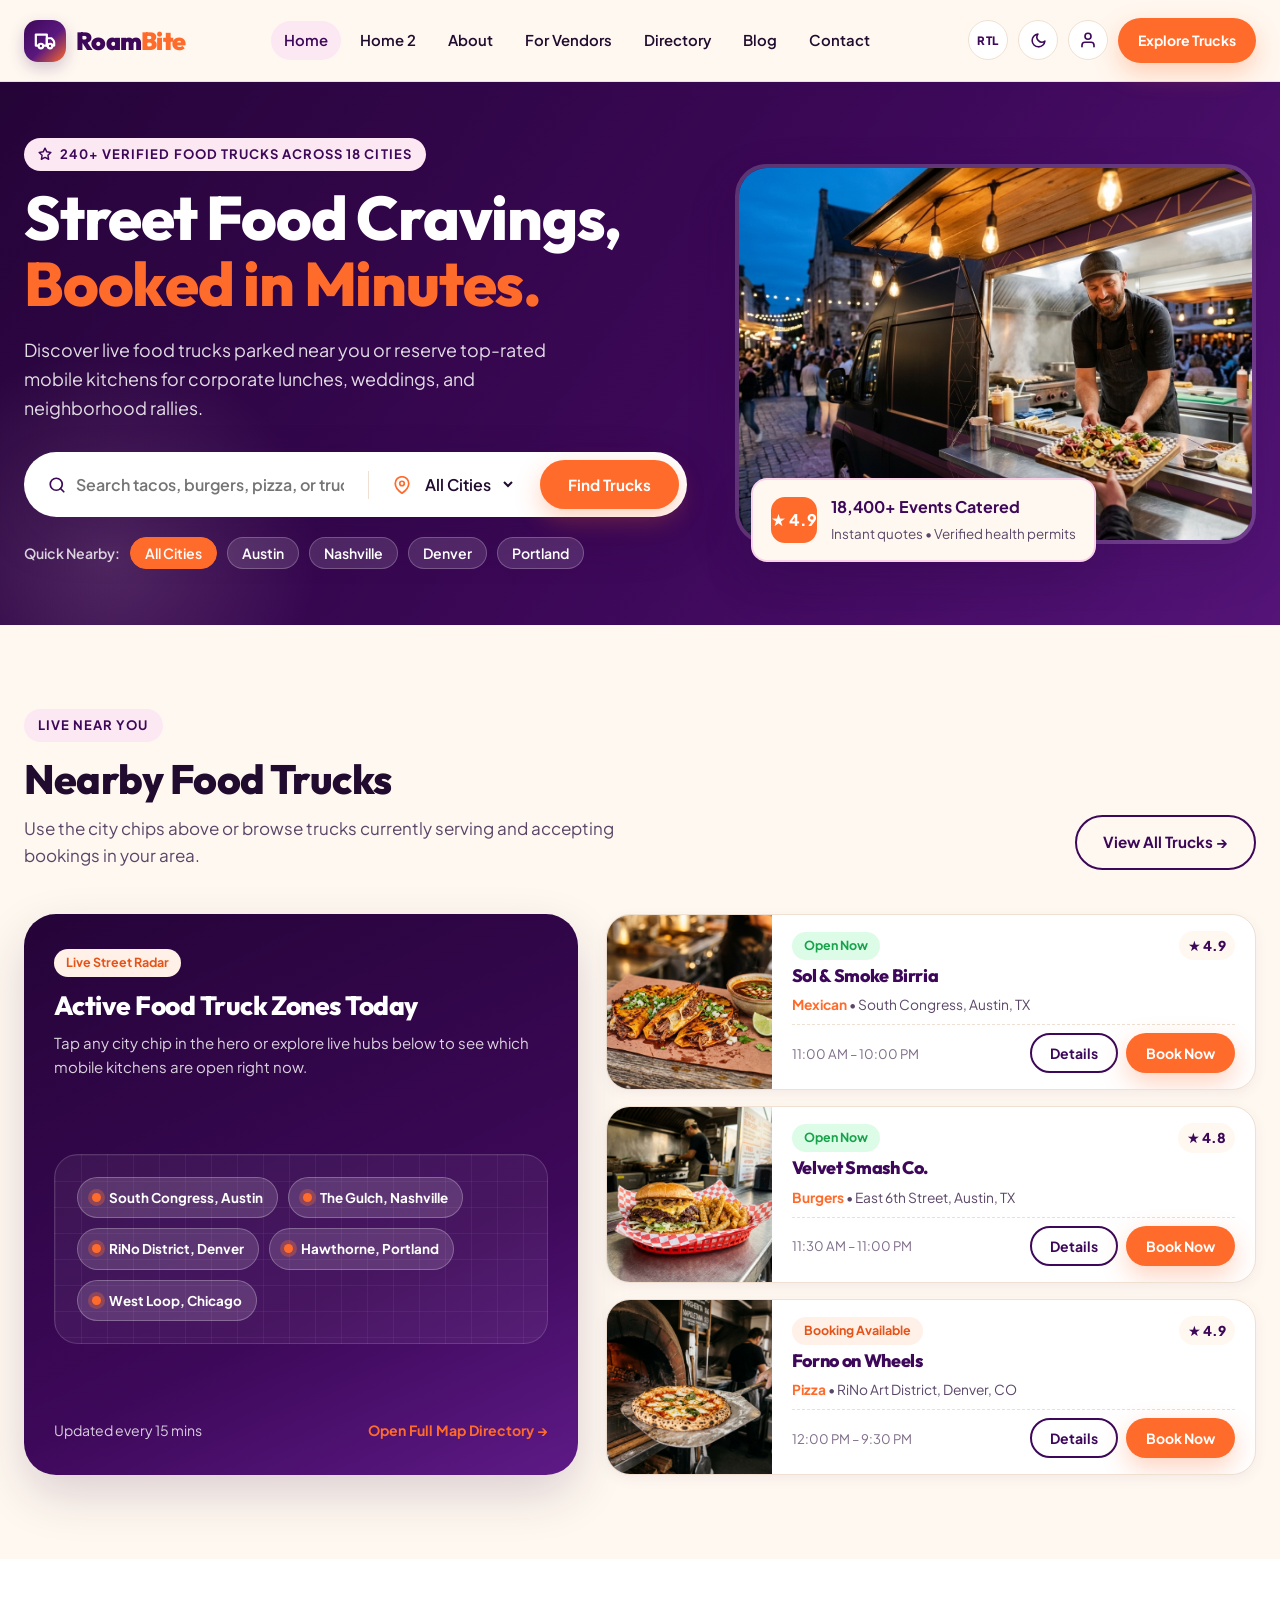
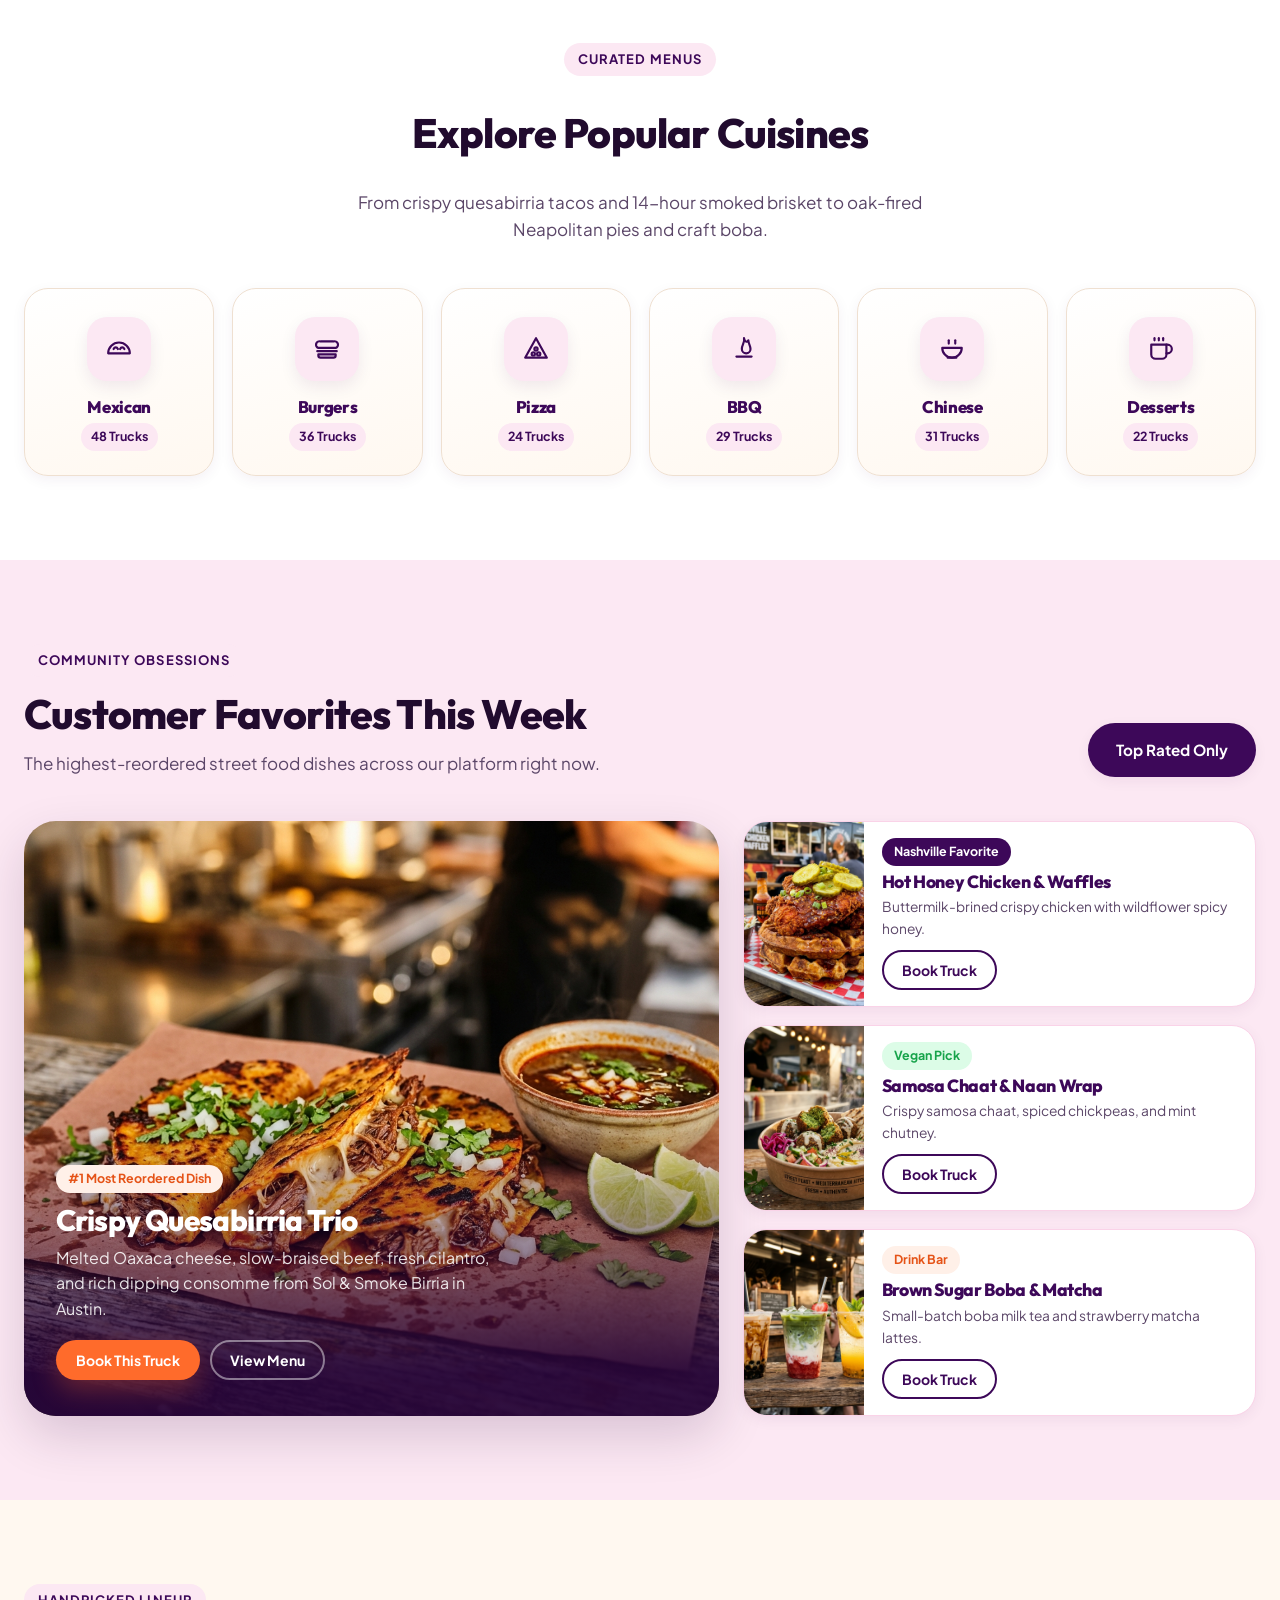
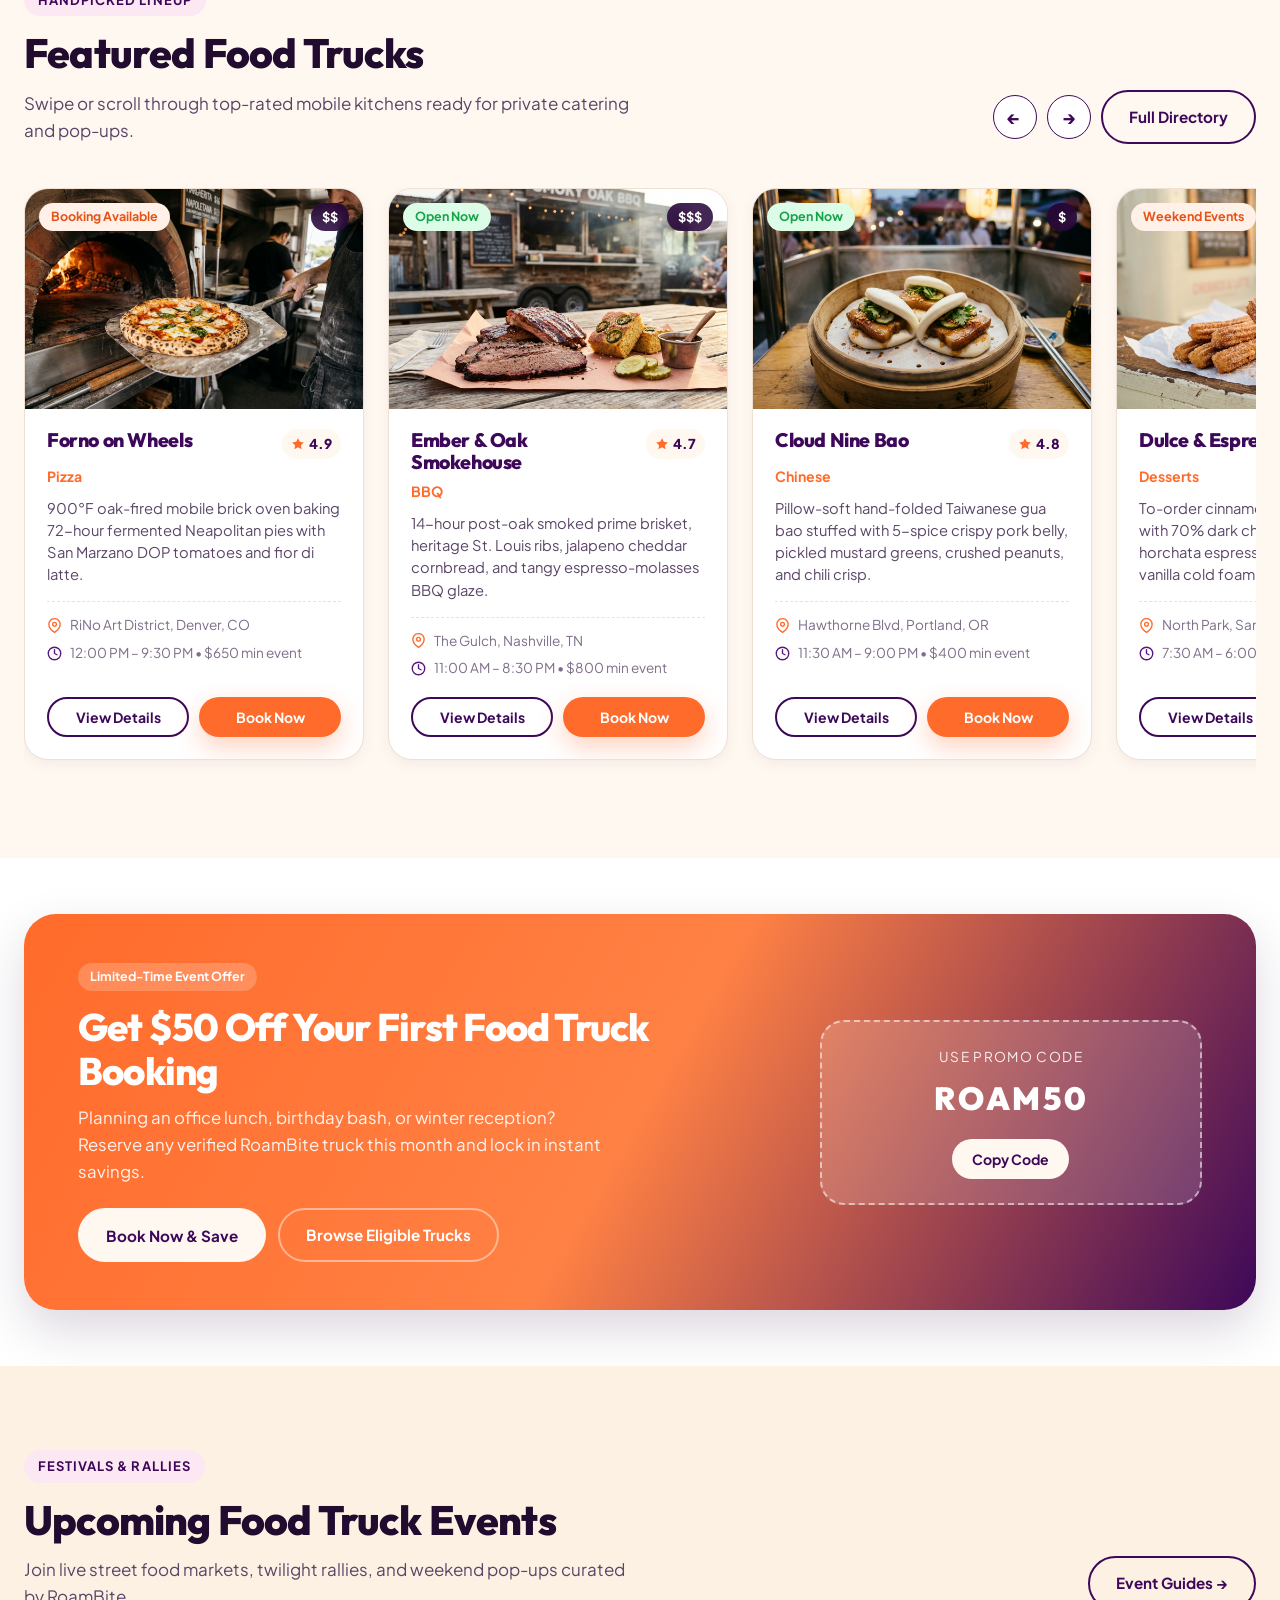
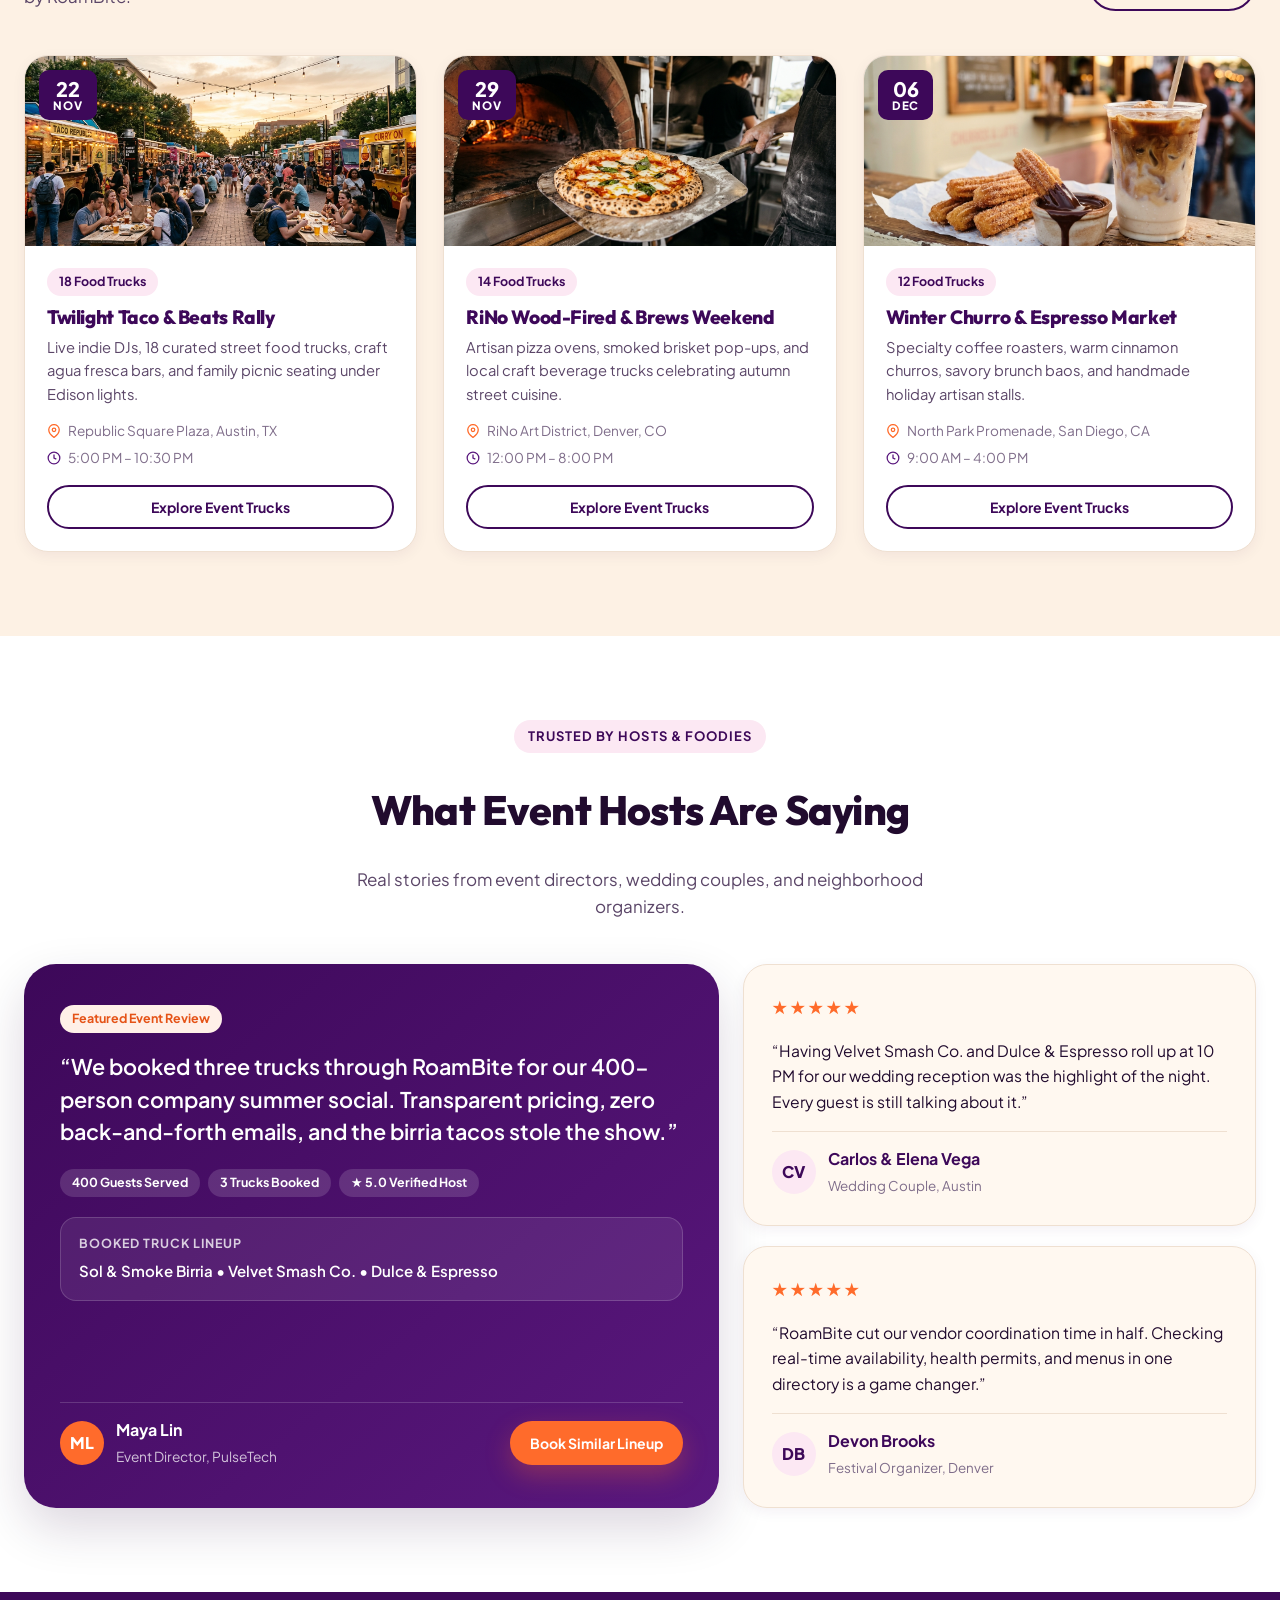
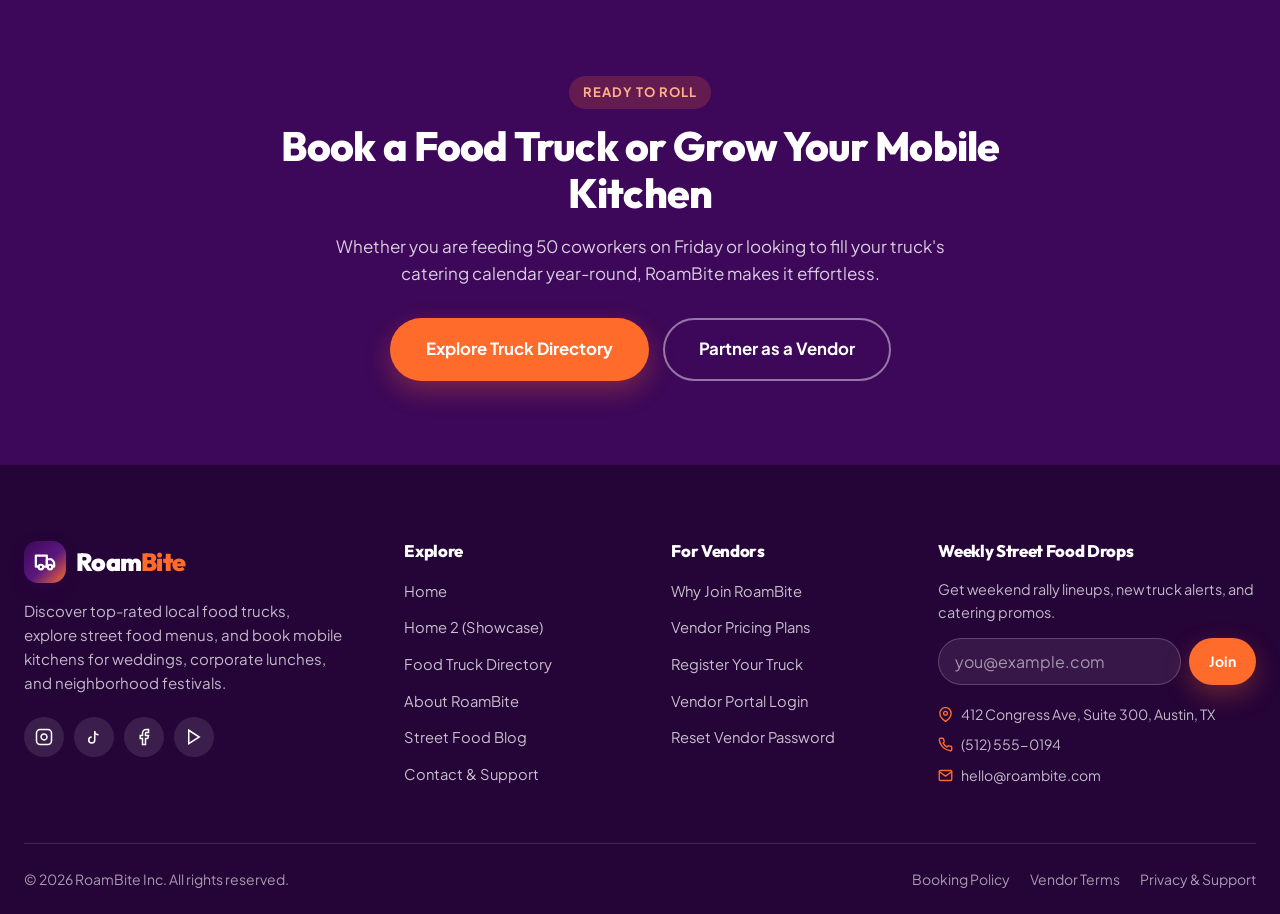
<file: index.html>
﻿<!DOCTYPE html>
<html lang="en">

<head>
  <meta charset="UTF-8">
  <meta name="viewport" content="width=device-width, initial-scale=1.0">
  <link rel="icon" type="image/svg+xml" href="assets/favicon.svg">
  <title>RoamBite — Discover & Book Top Local Food Trucks</title>
  <meta name="description"
    content="Find nearby gourmet food trucks, explore street food menus, and book mobile kitchens for weddings, corporate lunches, and festivals.">
  <link rel="preconnect" href="https://fonts.googleapis.com">
  <link rel="preconnect" href="https://fonts.gstatic.com" crossorigin>
  <link
    href="https://fonts.googleapis.com/css2?family=Outfit:wght@600;700;800;900&family=Plus+Jakarta+Sans:wght@400;500;600;700;800&display=swap"
    rel="stylesheet">
  <link rel="stylesheet" href="css/styles.css">
  <link rel="stylesheet" href="css/pages.css">
</head>

<body data-page="home">
  <header id="site-header"></header>

  <main>
    <!-- 1. Hero Banner with Search & Location Discovery -->
    <section class="hero-home">
      <div class="container hero-grid">
        <div>
          <span class="eyebrow">
            <svg width="14" height="14" viewBox="0 0 24 24" fill="none" stroke="currentColor" stroke-width="2.5"
              stroke-linecap="round" stroke-linejoin="round">
              <polygon
                points="12 2 15.09 8.26 22 9.27 17 14.14 18.18 21.02 12 17.77 5.82 21.02 7 14.14 2 9.27 8.91 8.26 12 2" />
            </svg>
            240+ Verified Food Trucks Across 18 Cities
          </span>
          <h1 class="hero-title">Street Food Cravings, <span>Booked in Minutes.</span></h1>
          <p class="hero-desc">Discover live food trucks parked near you or reserve top-rated mobile kitchens for
            corporate lunches, weddings, and neighborhood rallies.</p>

          <form class="hero-search-box" id="heroSearchForm">
            <div class="hero-search-field">
              <svg width="18" height="18" viewBox="0 0 24 24" fill="none" stroke="var(--purple-deep)" stroke-width="2.3"
                stroke-linecap="round" stroke-linejoin="round" style="flex-shrink:0;">
                <circle cx="11" cy="11" r="8" />
                <line x1="21" y1="21" x2="16.65" y2="16.65" />
              </svg>
              <input type="text" id="heroQueryInput" placeholder="Search tacos, burgers, pizza, or truck...">
            </div>
            <div class="hero-search-divider"></div>
            <div class="hero-search-field" style="max-width:155px;">
              <svg width="18" height="18" viewBox="0 0 24 24" fill="none" stroke="var(--orange-warm)" stroke-width="2.3"
                stroke-linecap="round" stroke-linejoin="round" style="flex-shrink:0;">
                <path d="M21 10c0 7-9 13-9 13s-9-6-9-13a9 9 0 0 1 18 0z" />
                <circle cx="12" cy="10" r="3" />
              </svg>
              <select id="heroCitySelect" aria-label="Select City">
                <option value="">All Cities</option>
                <option value="Austin">Austin, TX</option>
                <option value="Denver">Denver, CO</option>
                <option value="Nashville">Nashville, TN</option>
                <option value="Portland">Portland, OR</option>
                <option value="San Diego">San Diego, CA</option>
                <option value="Boston">Boston, MA</option>
                <option value="Chicago">Chicago, IL</option>
              </select>
            </div>
            <button type="submit" class="btn btn-primary">Find Trucks</button>
          </form>

          <div class="location-chips">
            <span style="opacity:0.8; font-weight:600;">Quick Nearby:</span>
            <button type="button" class="location-chip active" data-city="All">All Cities</button>
            <button type="button" class="location-chip" data-city="Austin">Austin</button>
            <button type="button" class="location-chip" data-city="Nashville">Nashville</button>
            <button type="button" class="location-chip" data-city="Denver">Denver</button>
            <button type="button" class="location-chip" data-city="Portland">Portland</button>
          </div>
        </div>

        <div class="hero-visual">
          <div class="hero-image-frame">
            <img src="assets/images/hero-truck.jpg" alt="Gourmet street taco food truck at twilight">
          </div>
          <div class="hero-floating-card">
            <div class="hero-floating-icon">★ 4.9</div>
            <div>
              <strong style="display:block; font-size:1rem;">18,400+ Events Catered</strong>
              <span style="font-size:0.84rem; color:var(--text-secondary);">Instant quotes • Verified health
                permits</span>
            </div>
          </div>
        </div>
      </div>
    </section>

    <!-- 2. Nearby Food Trucks (Map-Inspired Split Discovery) -->
    <section class="section bg-cream reveal">
      <div class="container">
        <div class="section-header">
          <div>
            <span class="eyebrow">Live Near You</span>
            <h2 class="section-title">Nearby Food Trucks</h2>
            <p class="section-subtitle">Use the city chips above or browse trucks currently serving and accepting
              bookings in your area.</p>
          </div>
          <a href="directory.html" class="btn btn-outline">View All Trucks →</a>
        </div>
        <div class="nearby-map-layout">
          <div class="map-radar-panel">
            <div>
              <span class="badge badge-booking" style="margin-bottom:14px;">Live Street Radar</span>
              <h3 style="font-size:1.65rem; margin-bottom:10px;">Active Food Truck Zones Today</h3>
              <p style="color:rgba(255,255,255,0.82); font-size:0.94rem;">Tap any city chip in the hero or explore live
                hubs below to see which mobile kitchens are open right now.</p>
            </div>
            <div class="map-grid-bg">
              <div class="map-pin-list">
                <a href="directory.html?city=Austin" class="map-pin-pill"><span class="map-pin-dot"></span> South
                  Congress, Austin</a>
                <a href="directory.html?city=Nashville" class="map-pin-pill"><span class="map-pin-dot"></span> The
                  Gulch, Nashville</a>
                <a href="directory.html?city=Denver" class="map-pin-pill"><span class="map-pin-dot"></span> RiNo
                  District, Denver</a>
                <a href="directory.html?city=Portland" class="map-pin-pill"><span class="map-pin-dot"></span> Hawthorne,
                  Portland</a>
                <a href="directory.html?city=Chicago" class="map-pin-pill"><span class="map-pin-dot"></span> West Loop,
                  Chicago</a>
              </div>
            </div>
            <div
              style="display:flex; justify-content:space-between; align-items:center; font-size:0.88rem; color:rgba(255,255,255,0.8);">
              <span>Updated every 15 mins</span>
              <a href="directory.html" style="color:var(--orange-warm); font-weight:700;">Open Full Map Directory →</a>
            </div>
          </div>
          <div class="nearby-row-stack" id="nearbyTrucksGrid"></div>
        </div>
      </div>
    </section>

    <!-- 3. Popular Cuisines -->
    <section class="section bg-white reveal">
      <div class="container">
        <div class="section-header centered">
          <span class="eyebrow">Curated Menus</span>
          <h2 class="section-title">Explore Popular Cuisines</h2>
          <p class="section-subtitle">From crispy quesabirria tacos and 14-hour smoked brisket to oak-fired Neapolitan
            pies and craft boba.</p>
        </div>
        <div class="cuisine-grid" id="popularCuisinesGrid"></div>
      </div>
    </section>

    <!-- 4. Customer Favorites Spotlight (Asymmetric Mosaic) -->
    <section class="section bg-pink reveal">
      <div class="container">
        <div class="section-header">
          <div>
            <span class="eyebrow">Community Obsessions</span>
            <h2 class="section-title">Customer Favorites This Week</h2>
            <p class="section-subtitle">The highest-reordered street food dishes across our platform right now.</p>
          </div>
          <a href="directory.html?rating=4.8" class="btn btn-purple">Top Rated Only</a>
        </div>
        <div class="favorites-mosaic">
          <article class="favorite-hero-tile">
            <img src="assets/images/truck-tacos.jpg" alt="Crispy Quesabirria Tacos" loading="lazy">
            <div class="favorite-hero-scrim">
              <span class="badge badge-booking" style="margin-bottom:10px;">#1 Most Reordered Dish</span>
              <h3 style="font-size:1.85rem; margin-bottom:8px;">Crispy Quesabirria Trio</h3>
              <p style="opacity:0.88; margin-bottom:18px; max-width:440px;">Melted Oaxaca cheese, slow-braised beef,
                fresh cilantro, and rich dipping consomme from Sol & Smoke Birria in Austin.</p>
              <div style="display:flex; gap:10px; flex-wrap:wrap;">
                <button type="button" class="btn btn-primary btn-sm" data-book-truck="sol-birria">Book This
                  Truck</button>
                <button type="button" class="btn btn-outline-light btn-sm" data-view-truck="sol-birria">View
                  Menu</button>
              </div>
            </div>
          </article>

          <div class="favorite-side-stack">
            <article class="favorite-mini-row">
              <img src="assets/images/truck-waffles.jpg" alt="Nashville Hot Chicken and Waffles" loading="lazy">
              <div class="favorite-mini-body">
                <span class="badge badge-purple" style="align-self:flex-start; margin-bottom:6px;">Nashville
                  Favorite</span>
                <h3 style="font-size:1.1rem; color:var(--purple-deep); margin-bottom:4px;">Hot Honey Chicken & Waffles
                </h3>
                <p style="font-size:0.86rem; color:var(--text-secondary); margin-bottom:10px;">Buttermilk-brined crispy
                  chicken with wildflower spicy honey.</p>
                <button type="button" class="btn btn-outline btn-sm" style="align-self:flex-start;"
                  data-book-truck="nashville-crisp">Book Truck</button>
              </div>
            </article>

            <article class="favorite-mini-row">
              <img src="assets/images/truck-falafel.jpg" alt="Samosa Chaat and Indian Street Bowl" loading="lazy">
              <div class="favorite-mini-body">
                <span class="badge badge-open" style="align-self:flex-start; margin-bottom:6px;">Vegan Pick</span>
                <h3 style="font-size:1.1rem; color:var(--purple-deep); margin-bottom:4px;">Samosa Chaat & Naan Wrap</h3>
                <p style="font-size:0.86rem; color:var(--text-secondary); margin-bottom:10px;">Crispy samosa chaat,
                  spiced chickpeas, and mint chutney.</p>
                <button type="button" class="btn btn-outline btn-sm" style="align-self:flex-start;"
                  data-book-truck="olive-grove">Book Truck</button>
              </div>
            </article>

            <article class="favorite-mini-row">
              <img src="assets/images/truck-boba.jpg" alt="Craft Boba and Matcha Drinks" loading="lazy">
              <div class="favorite-mini-body">
                <span class="badge badge-booking" style="align-self:flex-start; margin-bottom:6px;">Drink Bar</span>
                <h3 style="font-size:1.1rem; color:var(--purple-deep); margin-bottom:4px;">Brown Sugar Boba & Matcha
                </h3>
                <p style="font-size:0.86rem; color:var(--text-secondary); margin-bottom:10px;">Small-batch boba milk tea
                  and strawberry matcha lattes.</p>
                <button type="button" class="btn btn-outline btn-sm" style="align-self:flex-start;"
                  data-book-truck="boba-bloom">Book Truck</button>
              </div>
            </article>
          </div>
        </div>
      </div>
    </section>

    <!-- 5. Featured Food Trucks (Horizontal Scrolling Showcase) -->
    <section class="section bg-cream reveal">
      <div class="container">
        <div class="section-header">
          <div>
            <span class="eyebrow">Handpicked Lineup</span>
            <h2 class="section-title">Featured Food Trucks</h2>
            <p class="section-subtitle">Swipe or scroll through top-rated mobile kitchens ready for private catering and
              pop-ups.</p>
          </div>
          <div class="hscroll-header-controls">
            <button type="button" class="hscroll-btn" id="featuredScrollPrev" aria-label="Scroll left">←</button>
            <button type="button" class="hscroll-btn" id="featuredScrollNext" aria-label="Scroll right">→</button>
            <a href="directory.html" class="btn btn-outline">Full Directory</a>
          </div>
        </div>
        <div class="hscroll-track" id="featuredTrucksGrid"></div>
      </div>
    </section>

    <!-- 6. Special Offers & Catering Promo -->
    <section class="section-sm bg-white reveal">
      <div class="container">
        <div class="promo-banner">
          <div>
            <span class="badge badge-cream"
              style="background:rgba(255,255,255,0.2); color:#fff; margin-bottom:14px;">Limited-Time Event Offer</span>
            <h2 style="font-size:clamp(1.8rem, 3vw, 2.5rem); margin-bottom:12px;">Get $50 Off Your First Food Truck
              Booking</h2>
            <p style="opacity:0.92; font-size:1.05rem; max-width:540px; margin-bottom:22px;">Planning an office lunch,
              birthday bash, or winter reception? Reserve any verified RoamBite truck this month and lock in instant
              savings.</p>
            <div style="display:flex; flex-wrap:wrap; gap:12px;">
              <button type="button" class="btn btn-cream" data-book-truck="sol-birria">Book Now & Save</button>
              <a href="directory.html" class="btn btn-outline-light">Browse Eligible Trucks</a>
            </div>
          </div>
          <div class="promo-code-box">
            <div style="font-size:0.85rem; text-transform:uppercase; letter-spacing:0.1em; opacity:0.9;">Use Promo Code
            </div>
            <div class="promo-code-value">ROAM50</div>
            <button type="button" class="btn btn-cream btn-sm" id="copyPromoBtn" style="margin-top:8px;">Copy
              Code</button>
          </div>
        </div>
      </div>
    </section>

    <!-- 7. Upcoming Food Truck Events -->
    <section class="section bg-cream-warm reveal">
      <div class="container">
        <div class="section-header">
          <div>
            <span class="eyebrow">Festivals & Rallies</span>
            <h2 class="section-title">Upcoming Food Truck Events</h2>
            <p class="section-subtitle">Join live street food markets, twilight rallies, and weekend pop-ups curated by
              RoamBite.</p>
          </div>
          <a href="blog.html" class="btn btn-outline">Event Guides →</a>
        </div>
        <div class="grid-3" id="upcomingEventsGrid"></div>
      </div>
    </section>

    <!-- 8. Customer Testimonials -->
    <section class="section bg-white reveal">
      <div class="container">
        <div class="section-header centered">
          <span class="eyebrow">Trusted by Hosts & Foodies</span>
          <h2 class="section-title">What Event Hosts Are Saying</h2>
          <p class="section-subtitle">Real stories from event directors, wedding couples, and neighborhood organizers.
          </p>
        </div>
        <div class="testimonials-editorial" id="homeTestimonialsGrid"></div>
      </div>
    </section>

    <!-- 9. Booking & Vendor Call to Action -->
    <section class="section bg-purple reveal">
      <div class="container" style="text-align:center; max-width:780px;">
        <span class="eyebrow">Ready to Roll</span>
        <h2 class="section-title" style="margin-bottom:16px;">Book a Food Truck or Grow Your Mobile Kitchen</h2>
        <p class="section-subtitle" style="margin:0 auto 30px;">Whether you are feeding 50 coworkers on Friday or
          looking to fill your truck's catering calendar year-round, RoamBite makes it effortless.</p>
        <div style="display:flex; flex-wrap:wrap; justify-content:center; gap:14px;">
          <a href="directory.html" class="btn btn-primary btn-lg">Explore Truck Directory</a>
          <a href="for-vendors.html" class="btn btn-outline-light btn-lg">Partner as a Vendor</a>
        </div>
      </div>
    </section>
  </main>

  <footer id="site-footer"></footer>

  <script src="js/data.js"></script>
  <script src="js/app-state.js"></script>
  <script src="js/components.js"></script>
  <script src="js/main.js"></script>
</body>

</html>
</file>
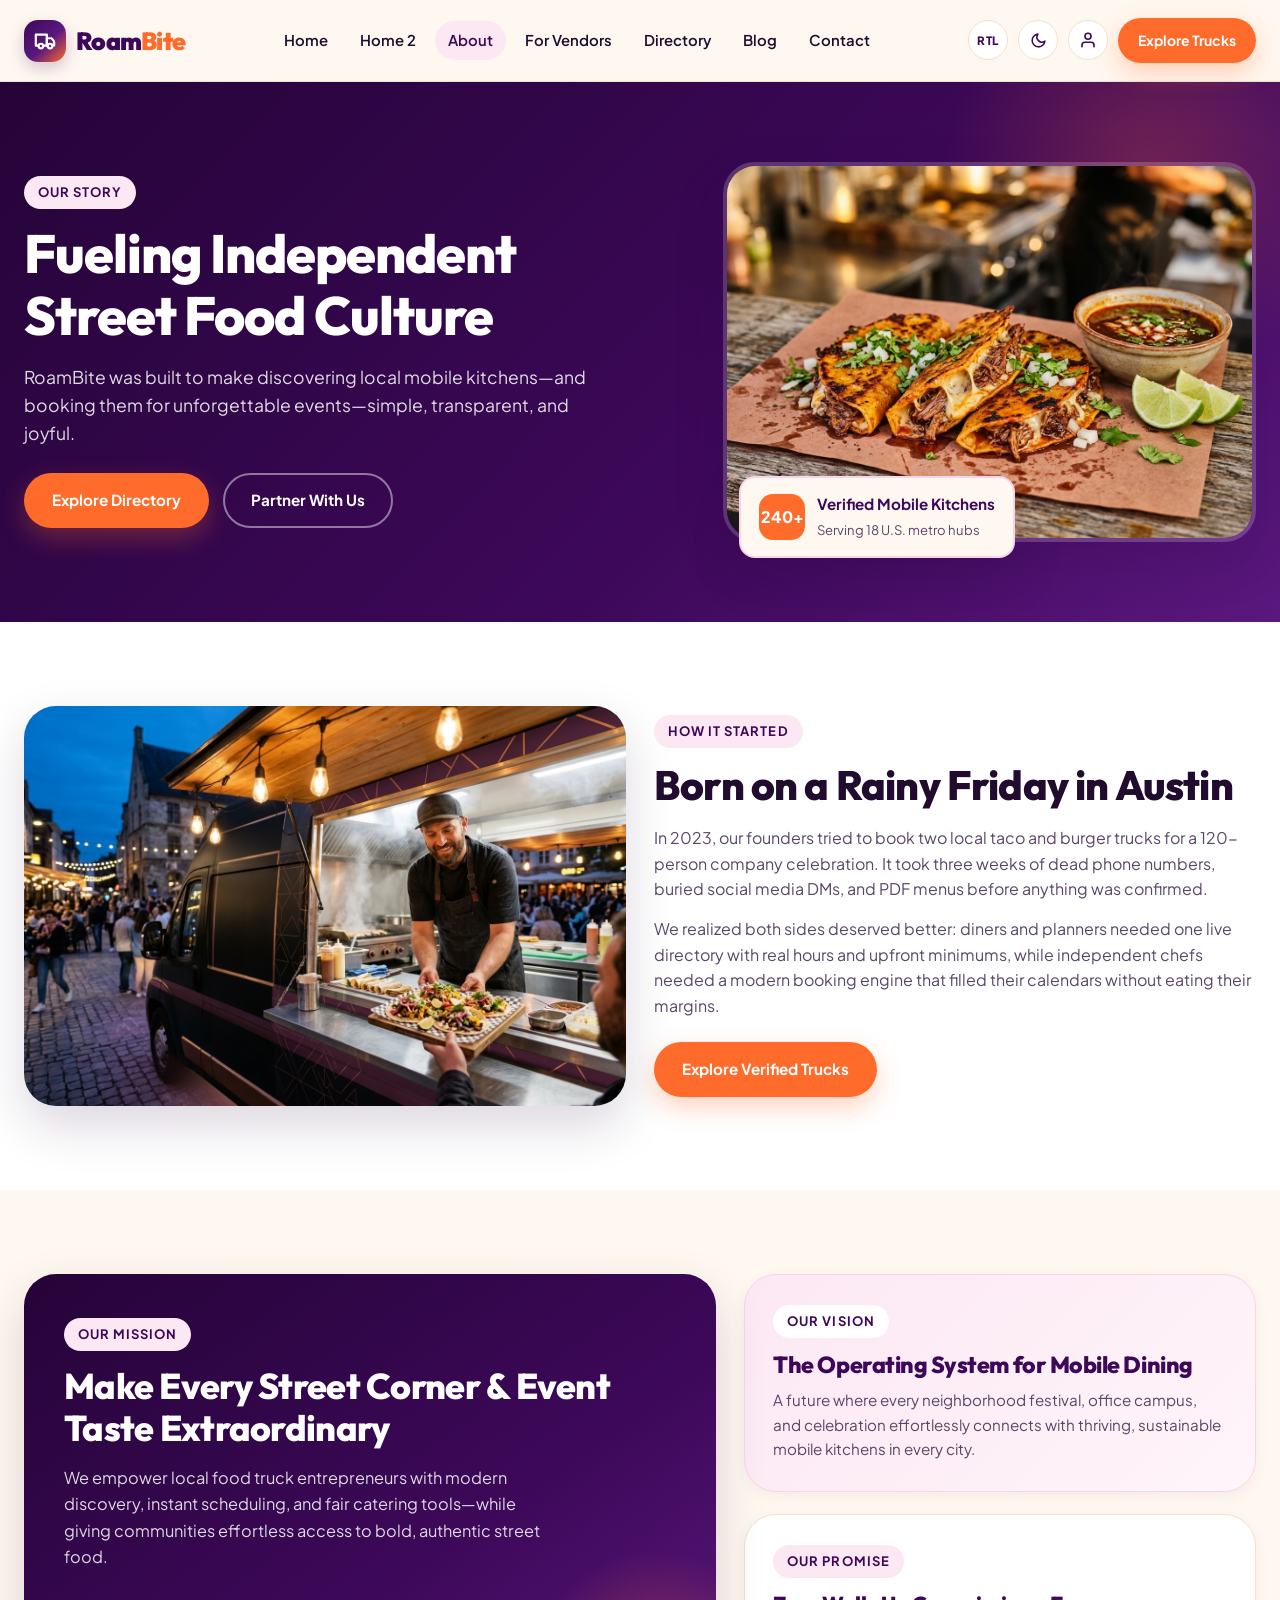
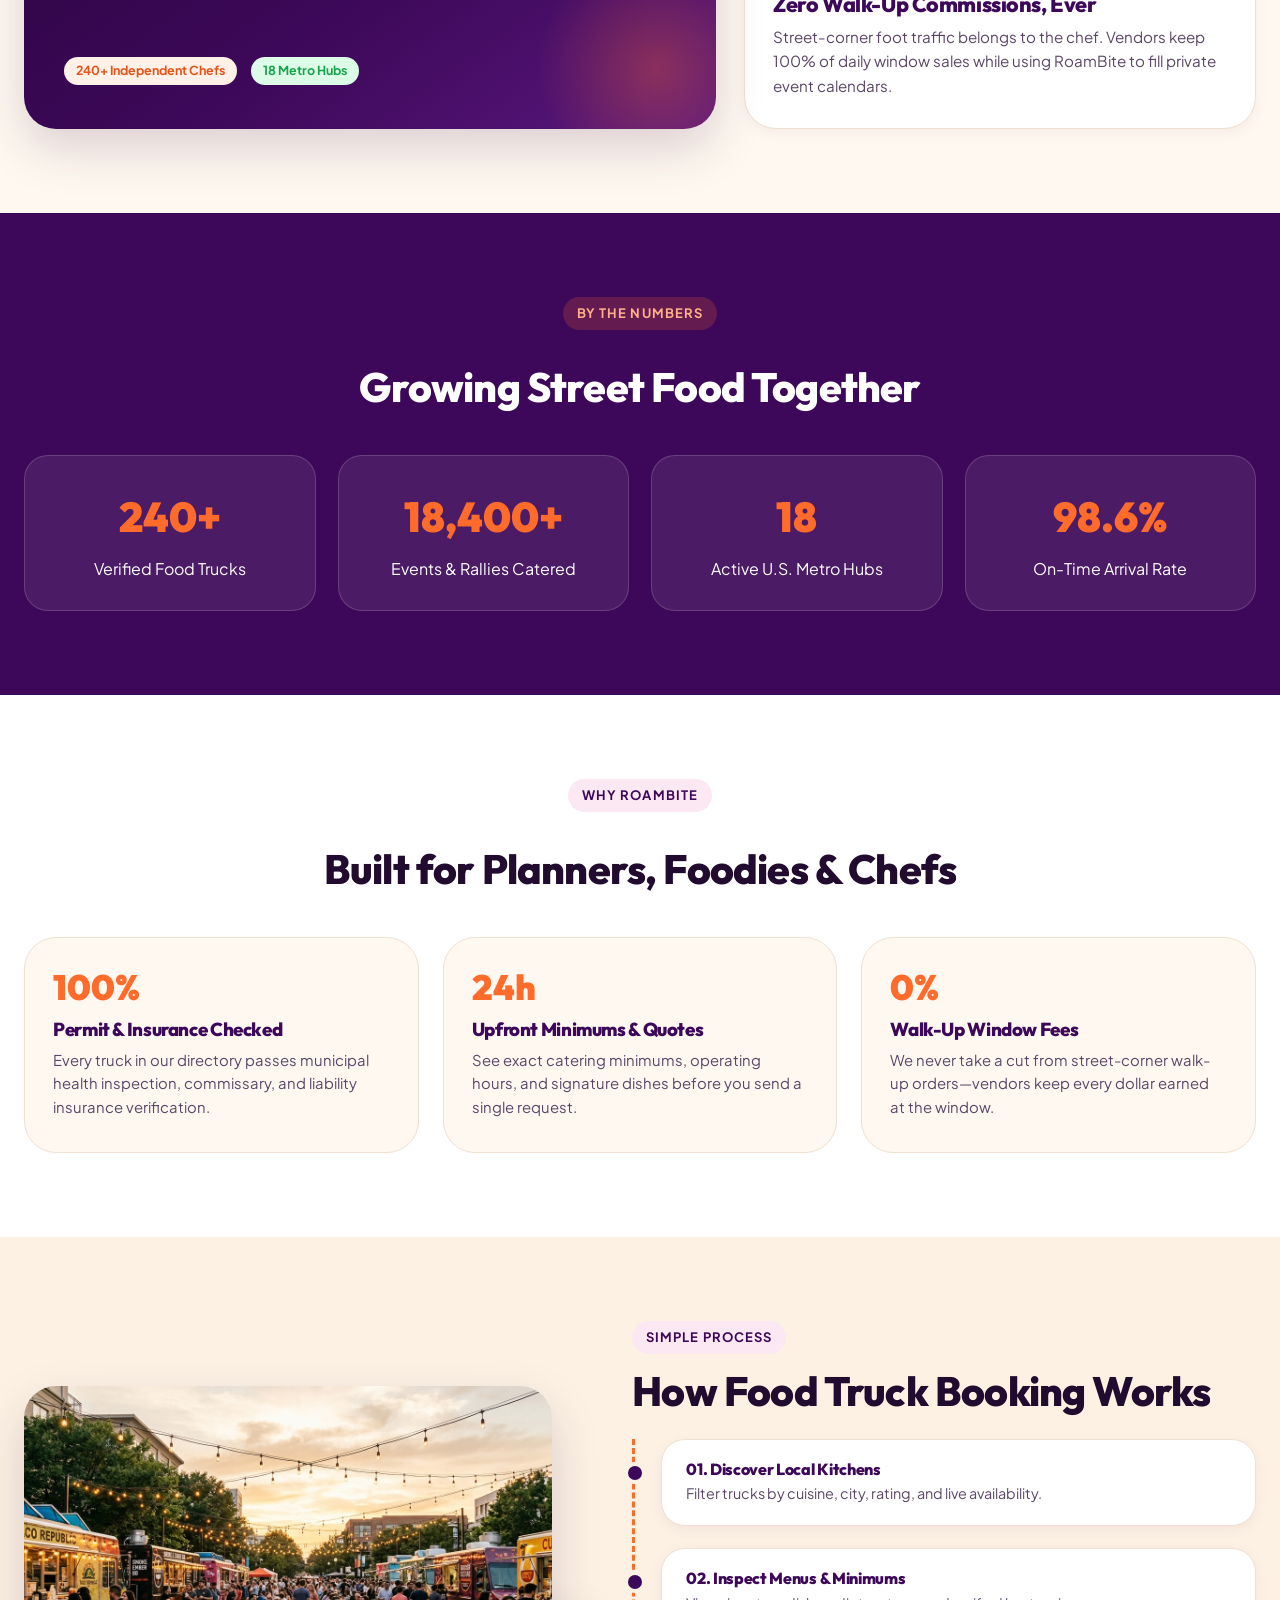
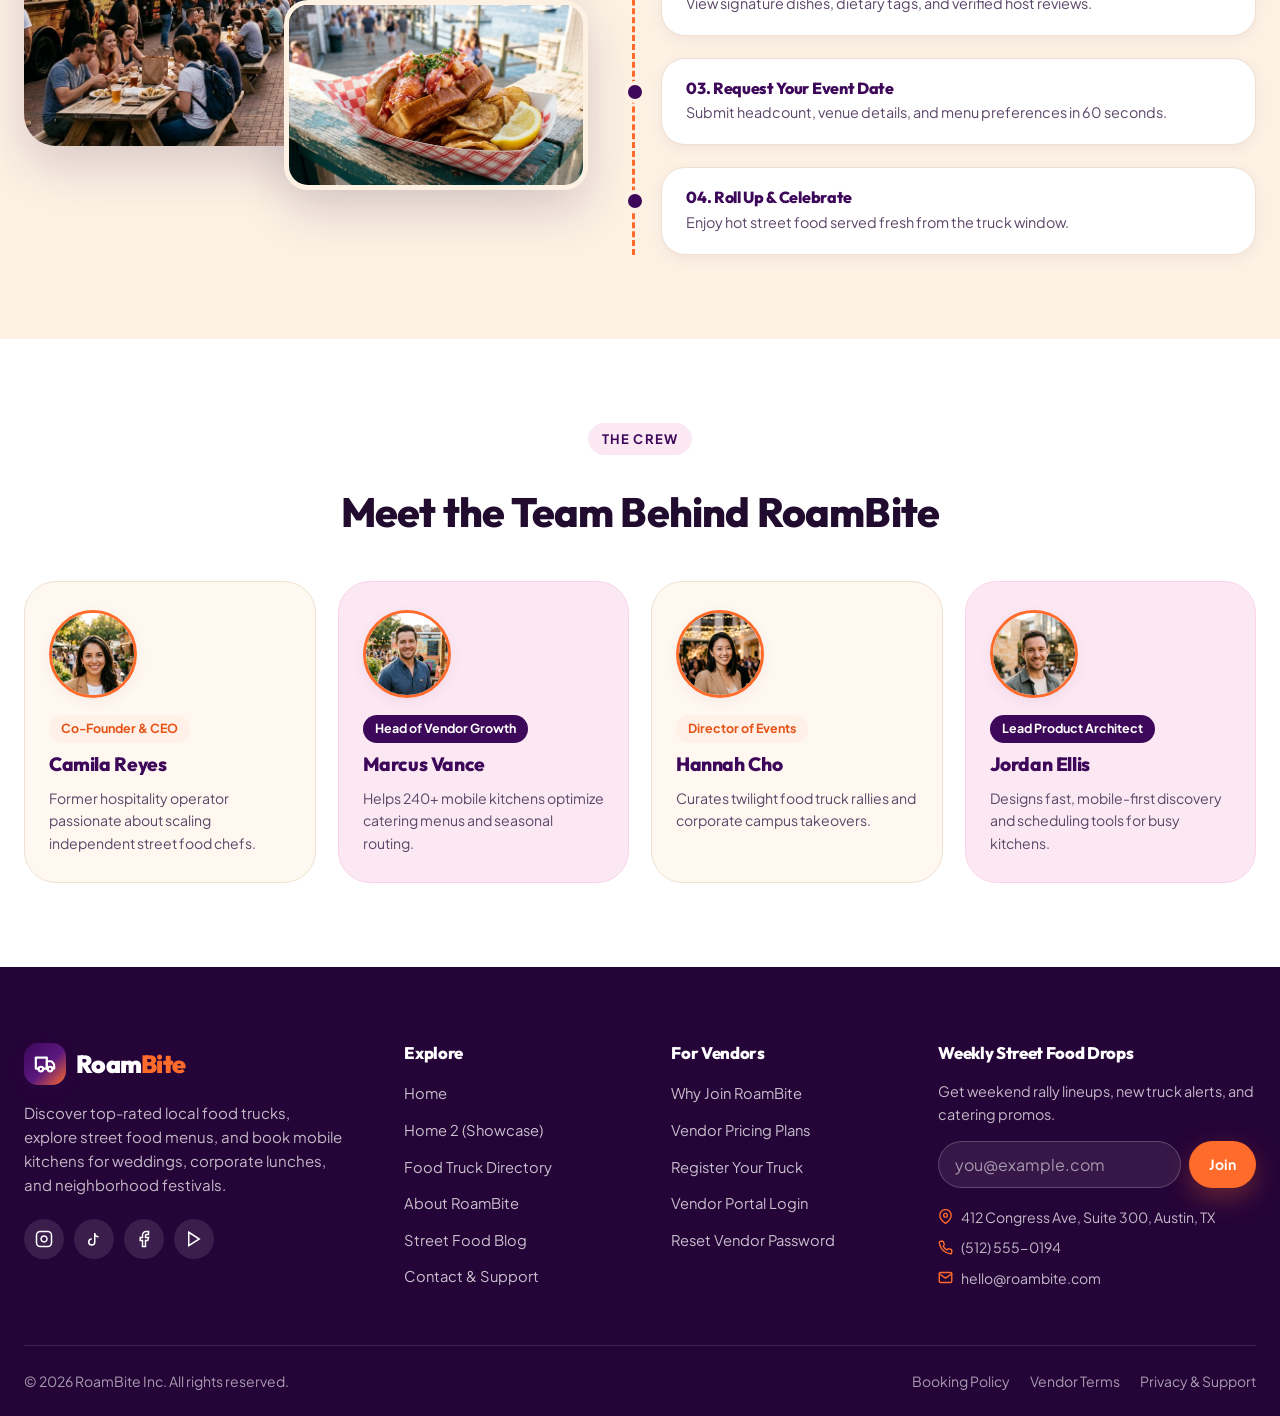
<file: about.html>
<!DOCTYPE html>
<html lang="en">
<head>
  <meta charset="UTF-8">
  <meta name="viewport" content="width=device-width, initial-scale=1.0">
  <link rel="icon" type="image/svg+xml" href="assets/favicon.svg">
  <title>About RoamBite — Our Mission, Story & Team</title>
  <meta name="description" content="Learn how RoamBite connects hungry communities and event planners with independent local food truck chefs.">
  <link rel="preconnect" href="https://fonts.googleapis.com">
  <link rel="preconnect" href="https://fonts.gstatic.com" crossorigin>
  <link href="https://fonts.googleapis.com/css2?family=Outfit:wght@600;700;800;900&family=Plus+Jakarta+Sans:wght@400;500;600;700;800&display=swap" rel="stylesheet">
  <link rel="stylesheet" href="css/styles.css">
  <link rel="stylesheet" href="css/pages.css">
</head>
<body data-page="about">
  <header id="site-header"></header>

  <main>
    <!-- 1. About Hero -->
    <section class="page-hero">
      <div class="container page-hero-grid">
        <div class="page-hero-content">
          <span class="eyebrow">Our Story</span>
          <h1>Fueling Independent Street Food Culture</h1>
          <p>RoamBite was built to make discovering local mobile kitchens—and booking them for unforgettable events—simple, transparent, and joyful.</p>
          <div class="page-hero-actions">
            <a href="directory.html" class="btn btn-primary">Explore Directory</a>
            <a href="for-vendors.html" class="btn btn-outline-light">Partner With Us</a>
          </div>
        </div>
        <div class="page-hero-media">
          <div class="page-hero-frame">
            <img src="assets/images/truck-tacos.jpg" alt="Artisan quesabirria tacos from a local food truck">
          </div>
          <div class="page-hero-badge">
            <div class="hero-floating-icon">240+</div>
            <div>
              <strong style="display:block; font-size:0.95rem;">Verified Mobile Kitchens</strong>
              <span style="font-size:0.82rem; color:var(--text-secondary);">Serving 18 U.S. metro hubs</span>
            </div>
          </div>
        </div>
      </div>
    </section>

    <!-- 2. Origin Story Split -->
    <section class="section bg-white">
      <div class="container grid-2" style="align-items:center;">
        <div style="border-radius:var(--radius-xl); overflow:hidden; box-shadow:var(--shadow-lg);">
          <img src="assets/images/hero-truck.jpg" alt="Food truck serving customers at dusk" style="width:100%; height:400px;">
        </div>
        <div>
          <span class="eyebrow">How It Started</span>
          <h2 class="section-title" style="margin-bottom:16px;">Born on a Rainy Friday in Austin</h2>
          <p style="color:var(--text-secondary); margin-bottom:14px;">In 2023, our founders tried to book two local taco and burger trucks for a 120-person company celebration. It took three weeks of dead phone numbers, buried social media DMs, and PDF menus before anything was confirmed.</p>
          <p style="color:var(--text-secondary); margin-bottom:24px;">We realized both sides deserved better: diners and planners needed one live directory with real hours and upfront minimums, while independent chefs needed a modern booking engine that filled their calendars without eating their margins.</p>
          <a href="directory.html" class="btn btn-primary">Explore Verified Trucks</a>
        </div>
      </div>
    </section>

    <!-- 3. Mission & Vision (Asymmetric Editorial Bento) -->
    <section class="section bg-cream">
      <div class="container mission-bento">
        <div class="mission-hero-card">
          <div>
            <span class="eyebrow">Our Mission</span>
            <h3 style="font-size:clamp(1.7rem, 2.8vw, 2.3rem); margin-bottom:16px; line-height:1.18;">Make Every Street Corner & Event Taste Extraordinary</h3>
            <p style="color:rgba(255,255,255,0.84); font-size:1.02rem; max-width:500px;">We empower local food truck entrepreneurs with modern discovery, instant scheduling, and fair catering tools—while giving communities effortless access to bold, authentic street food.</p>
          </div>
          <div style="margin-top:28px; display:flex; align-items:center; gap:14px;">
            <span class="badge badge-booking">240+ Independent Chefs</span>
            <span class="badge badge-open">18 Metro Hubs</span>
          </div>
        </div>

        <div class="vision-stack">
          <div class="vision-card pink-tint">
            <span class="eyebrow" style="background:var(--white);">Our Vision</span>
            <h3 style="font-size:1.45rem; color:var(--purple-deep); margin-bottom:10px;">The Operating System for Mobile Dining</h3>
            <p style="color:var(--text-secondary); font-size:0.95rem;">A future where every neighborhood festival, office campus, and celebration effortlessly connects with thriving, sustainable mobile kitchens in every city.</p>
          </div>
          <div class="vision-card">
            <span class="eyebrow">Our Promise</span>
            <h3 style="font-size:1.35rem; color:var(--purple-deep); margin-bottom:8px;">Zero Walk-Up Commissions, Ever</h3>
            <p style="color:var(--text-secondary); font-size:0.95rem;">Street-corner foot traffic belongs to the chef. Vendors keep 100% of daily window sales while using RoamBite to fill private event calendars.</p>
          </div>
        </div>
      </div>
    </section>

    <!-- 4. Platform Statistics -->
    <section class="section bg-purple reveal">
      <div class="container">
        <div class="section-header centered">
          <span class="eyebrow">By the Numbers</span>
          <h2 class="section-title">Growing Street Food Together</h2>
        </div>
        <div class="grid-4">
          <div class="stat-card">
            <div class="stat-number">240+</div>
            <p>Verified Food Trucks</p>
          </div>
          <div class="stat-card">
            <div class="stat-number">18,400+</div>
            <p>Events & Rallies Catered</p>
          </div>
          <div class="stat-card">
            <div class="stat-number">18</div>
            <p>Active U.S. Metro Hubs</p>
          </div>
          <div class="stat-card">
            <div class="stat-number">98.6%</div>
            <p>On-Time Arrival Rate</p>
          </div>
        </div>
      </div>
    </section>

    <!-- 5. Platform Benefits (Metric-Driven Showcase) -->
    <section class="section bg-white reveal">
      <div class="container">
        <div class="section-header centered">
          <span class="eyebrow">Why RoamBite</span>
          <h2 class="section-title">Built for Planners, Foodies & Chefs</h2>
        </div>
        <div class="feature-metric-grid">
          <div class="feature-metric-card">
            <div class="metric-pill-num">100%</div>
            <h3 style="color:var(--purple-deep); margin-bottom:8px;">Permit & Insurance Checked</h3>
            <p style="color:var(--text-secondary); font-size:0.93rem;">Every truck in our directory passes municipal health inspection, commissary, and liability insurance verification.</p>
          </div>
          <div class="feature-metric-card">
            <div class="metric-pill-num">24h</div>
            <h3 style="color:var(--purple-deep); margin-bottom:8px;">Upfront Minimums & Quotes</h3>
            <p style="color:var(--text-secondary); font-size:0.93rem;">See exact catering minimums, operating hours, and signature dishes before you send a single request.</p>
          </div>
          <div class="feature-metric-card">
            <div class="metric-pill-num">0%</div>
            <h3 style="color:var(--purple-deep); margin-bottom:8px;">Walk-Up Window Fees</h3>
            <p style="color:var(--text-secondary); font-size:0.93rem;">We never take a cut from street-corner walk-up orders—vendors keep every dollar earned at the window.</p>
          </div>
        </div>
      </div>
    </section>

    <!-- 6. How RoamBite Works (Overlapping Photos + Connected Vertical Track) -->
    <section class="section bg-cream-warm reveal">
      <div class="container process-split">
        <div class="overlap-photo-stack">
          <img src="assets/images/hero-festival.jpg" alt="Outdoor food truck rally" class="overlap-photo-main">
          <img src="assets/images/truck-lobster.jpg" alt="Warm butter lobster roll" class="overlap-photo-accent">
        </div>
        <div>
          <span class="eyebrow">Simple Process</span>
          <h2 class="section-title" style="margin-bottom:24px;">How Food Truck Booking Works</h2>
          <div class="vertical-track">
            <div class="vertical-track-item">
              <span class="vertical-track-dot"></span>
              <h4 style="color:var(--purple-deep); margin-bottom:4px;">01. Discover Local Kitchens</h4>
              <p style="font-size:0.9rem; color:var(--text-secondary);">Filter trucks by cuisine, city, rating, and live availability.</p>
            </div>
            <div class="vertical-track-item">
              <span class="vertical-track-dot"></span>
              <h4 style="color:var(--purple-deep); margin-bottom:4px;">02. Inspect Menus & Minimums</h4>
              <p style="font-size:0.9rem; color:var(--text-secondary);">View signature dishes, dietary tags, and verified host reviews.</p>
            </div>
            <div class="vertical-track-item">
              <span class="vertical-track-dot"></span>
              <h4 style="color:var(--purple-deep); margin-bottom:4px;">03. Request Your Event Date</h4>
              <p style="font-size:0.9rem; color:var(--text-secondary);">Submit headcount, venue details, and menu preferences in 60 seconds.</p>
            </div>
            <div class="vertical-track-item">
              <span class="vertical-track-dot"></span>
              <h4 style="color:var(--purple-deep); margin-bottom:4px;">04. Roll Up & Celebrate</h4>
              <p style="font-size:0.9rem; color:var(--text-secondary);">Enjoy hot street food served fresh from the truck window.</p>
            </div>
          </div>
        </div>
      </div>
    </section>

    <!-- 7. Leadership Team (Unique Staggered Profile Cards) -->
    <section class="section bg-white reveal">
      <div class="container">
        <div class="section-header centered">
          <span class="eyebrow">The Crew</span>
          <h2 class="section-title">Meet the Team Behind RoamBite</h2>
        </div>
        <div class="team-editorial-grid">
          <div class="team-profile-card">
            <div>
              <img src="assets/images/team-1.jpg" alt="Camila Reyes — Co-Founder & CEO" class="team-photo">
              <span class="badge badge-booking" style="margin-bottom:10px;">Co-Founder & CEO</span>
              <h3 style="color:var(--purple-deep); font-size:1.2rem;">Camila Reyes</h3>
            </div>
            <p style="font-size:0.88rem; color:var(--text-secondary); margin-top:12px;">Former hospitality operator passionate about scaling independent street food chefs.</p>
          </div>
          <div class="team-profile-card">
            <div>
              <img src="assets/images/team-2.jpg" alt="Marcus Vance — Head of Vendor Growth" class="team-photo">
              <span class="badge badge-purple" style="margin-bottom:10px;">Head of Vendor Growth</span>
              <h3 style="color:var(--purple-deep); font-size:1.2rem;">Marcus Vance</h3>
            </div>
            <p style="font-size:0.88rem; color:var(--text-secondary); margin-top:12px;">Helps 240+ mobile kitchens optimize catering menus and seasonal routing.</p>
          </div>
          <div class="team-profile-card">
            <div>
              <img src="assets/images/team-3.jpg" alt="Hannah Cho — Director of Events" class="team-photo">
              <span class="badge badge-booking" style="margin-bottom:10px;">Director of Events</span>
              <h3 style="color:var(--purple-deep); font-size:1.2rem;">Hannah Cho</h3>
            </div>
            <p style="font-size:0.88rem; color:var(--text-secondary); margin-top:12px;">Curates twilight food truck rallies and corporate campus takeovers.</p>
          </div>
          <div class="team-profile-card">
            <div>
              <img src="assets/images/team-4.jpg" alt="Jordan Ellis — Lead Product Architect" class="team-photo">
              <span class="badge badge-purple" style="margin-bottom:10px;">Lead Product Architect</span>
              <h3 style="color:var(--purple-deep); font-size:1.2rem;">Jordan Ellis</h3>
            </div>
            <p style="font-size:0.88rem; color:var(--text-secondary); margin-top:12px;">Designs fast, mobile-first discovery and scheduling tools for busy kitchens.</p>
          </div>
        </div>
      </div>
    </section>
  </main>

  <footer id="site-footer"></footer>

  <script src="js/data.js"></script>
  <script src="js/app-state.js"></script>
  <script src="js/components.js"></script>
  <script src="js/main.js"></script>
</body>
</html>
</file>
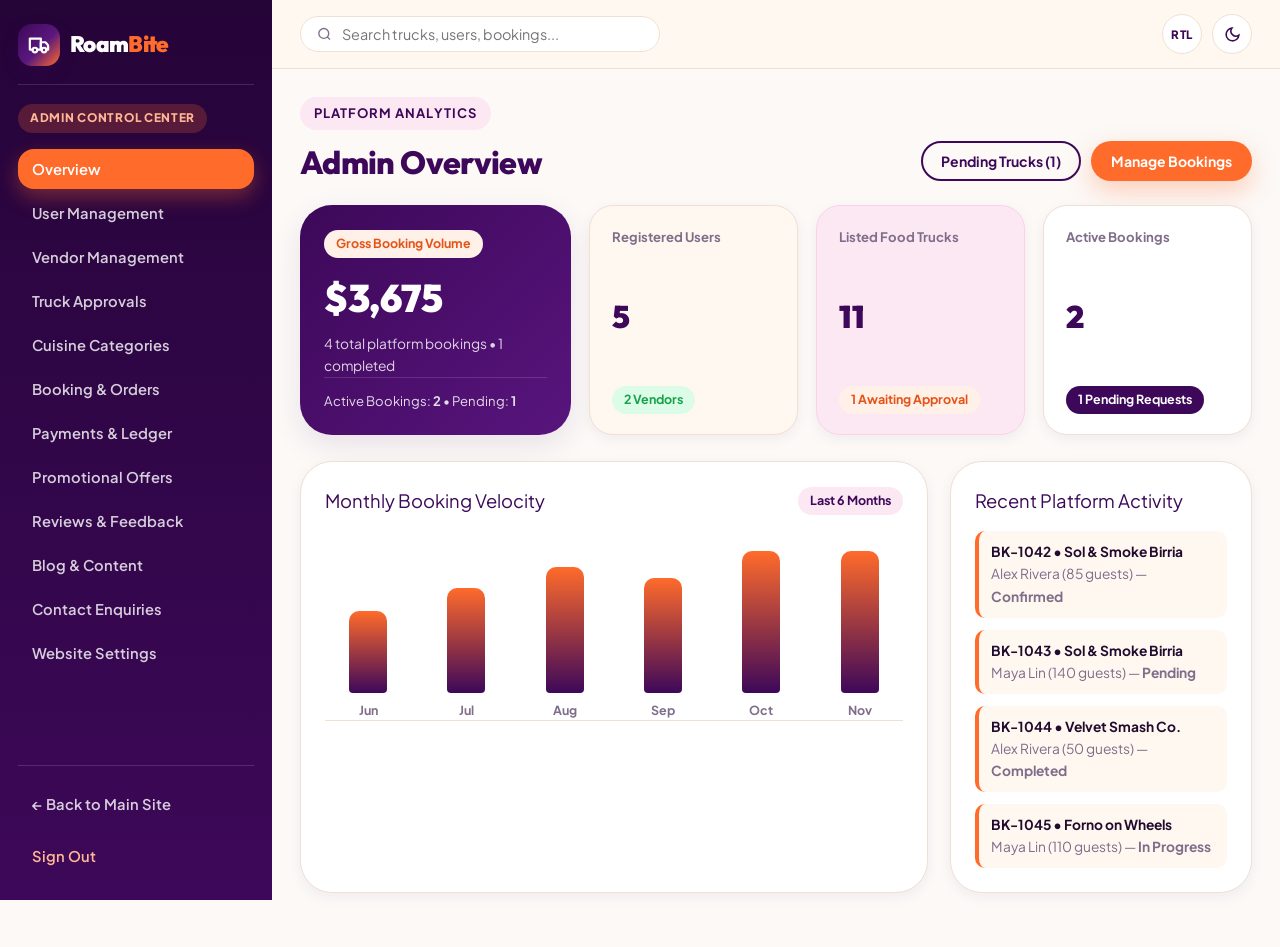
<file: admin-dashboard.html>
<!DOCTYPE html>
<html lang="en">
<head>
  <meta charset="UTF-8">
  <meta name="viewport" content="width=device-width, initial-scale=1.0">
  <link rel="icon" type="image/svg+xml" href="assets/favicon.svg">
  <title>Admin Dashboard — RoamBite Platform Management</title>
  <link rel="preconnect" href="https://fonts.googleapis.com">
  <link rel="preconnect" href="https://fonts.gstatic.com" crossorigin>
  <link href="https://fonts.googleapis.com/css2?family=Outfit:wght@600;700;800;900&family=Plus+Jakarta+Sans:wght@400;500;600;700;800&display=swap" rel="stylesheet">
  <link rel="stylesheet" href="css/styles.css">
  <link rel="stylesheet" href="css/dashboard.css">
</head>
<body class="dash-body" data-page="admin-dashboard">
  <div class="dash-layout" id="adminAppShell">
    <div class="dash-backdrop" id="dashBackdrop"></div>

    <aside class="dash-sidebar" id="dashSidebar">
      <div>
        <div class="dash-brand-row">
          <a href="index.html" class="brand-logo">
            <div class="brand-icon">
              <svg width="22" height="22" viewBox="0 0 24 24" fill="none" stroke="currentColor" stroke-width="2.4" stroke-linecap="round" stroke-linejoin="round"><path d="M10 17h4V5H2v12h3"/><path d="M20 17h2v-3.34a4 4 0 0 0-1.17-2.83L19 9h-5v8h1"/><circle cx="7.5" cy="17.5" r="2.5"/><circle cx="17.5" cy="17.5" r="2.5"/></svg>
            </div>
            <span>Roam<em>Bite</em></span>
          </a>
        </div>

        <div class="dash-role-pill">Admin Control Center</div>

        <nav class="dash-nav" id="adminNav">
          <button type="button" class="dash-nav-btn active" data-section="overview">Overview</button>
          <button type="button" class="dash-nav-btn" data-section="users">User Management</button>
          <button type="button" class="dash-nav-btn" data-section="vendors">Vendor Management</button>
          <button type="button" class="dash-nav-btn" data-section="trucks">Truck Approvals</button>
          <button type="button" class="dash-nav-btn" data-section="cuisines">Cuisine Categories</button>
          <button type="button" class="dash-nav-btn" data-section="bookings">Booking & Orders</button>
          <button type="button" class="dash-nav-btn" data-section="transactions">Payments & Ledger</button>
          <button type="button" class="dash-nav-btn" data-section="promos">Promotional Offers</button>
          <button type="button" class="dash-nav-btn" data-section="reviews">Reviews & Feedback</button>
          <button type="button" class="dash-nav-btn" data-section="blog">Blog & Content</button>
          <button type="button" class="dash-nav-btn" data-section="enquiries">Contact Enquiries</button>
          <button type="button" class="dash-nav-btn" data-section="settings">Website Settings</button>
        </nav>
      </div>

      <div class="dash-sidebar-footer">
        <a href="index.html" class="dash-nav-btn">← Back to Main Site</a>
        <button type="button" class="dash-nav-btn" id="adminLogoutBtn" style="color:#FFB694;">Sign Out</button>
      </div>
    </aside>

    <div class="dash-main">
      <header class="dash-topbar">
        <div class="dash-topbar-left">
          <button type="button" class="header-icon-btn dash-mobile-btn" id="dashMenuToggle" aria-label="Open Menu">
            <svg width="20" height="20" viewBox="0 0 24 24" fill="none" stroke="currentColor" stroke-width="2.4"><line x1="3" y1="6" x2="21" y2="6"/><line x1="3" y1="12" x2="21" y2="12"/><line x1="3" y1="18" x2="21" y2="18"/></svg>
          </button>
          <div class="dash-search-wrap">
            <svg width="16" height="16" viewBox="0 0 24 24" fill="none" stroke="var(--text-muted)" stroke-width="2.2"><circle cx="11" cy="11" r="8"/><line x1="21" y1="21" x2="16.65" y2="16.65"/></svg>
            <input type="text" id="adminGlobalSearch" placeholder="Search trucks, users, bookings...">
          </div>
        </div>

        <div class="dash-topbar-right">
          <button type="button" class="header-icon-btn" id="dashRtlToggle" title="Toggle RTL / LTR">RTL</button>
          <button type="button" class="header-icon-btn" id="dashThemeToggle" title="Toggle Theme">
            <svg width="17" height="17" viewBox="0 0 24 24" fill="none" stroke="currentColor" stroke-width="2.2"><path d="M21 12.79A9 9 0 1 1 11.21 3 7 7 0 0 0 21 12.79z"/></svg>
          </button>
        </div>
      </header>

      <main class="dash-content" id="adminMainView"></main>
    </div>
  </div>

  <div class="toast-container" id="toastContainer"></div>

  <script src="js/data.js"></script>
  <script src="js/app-state.js"></script>
  <script src="js/admin-dashboard.js"></script>
</body>
</html>
</file>
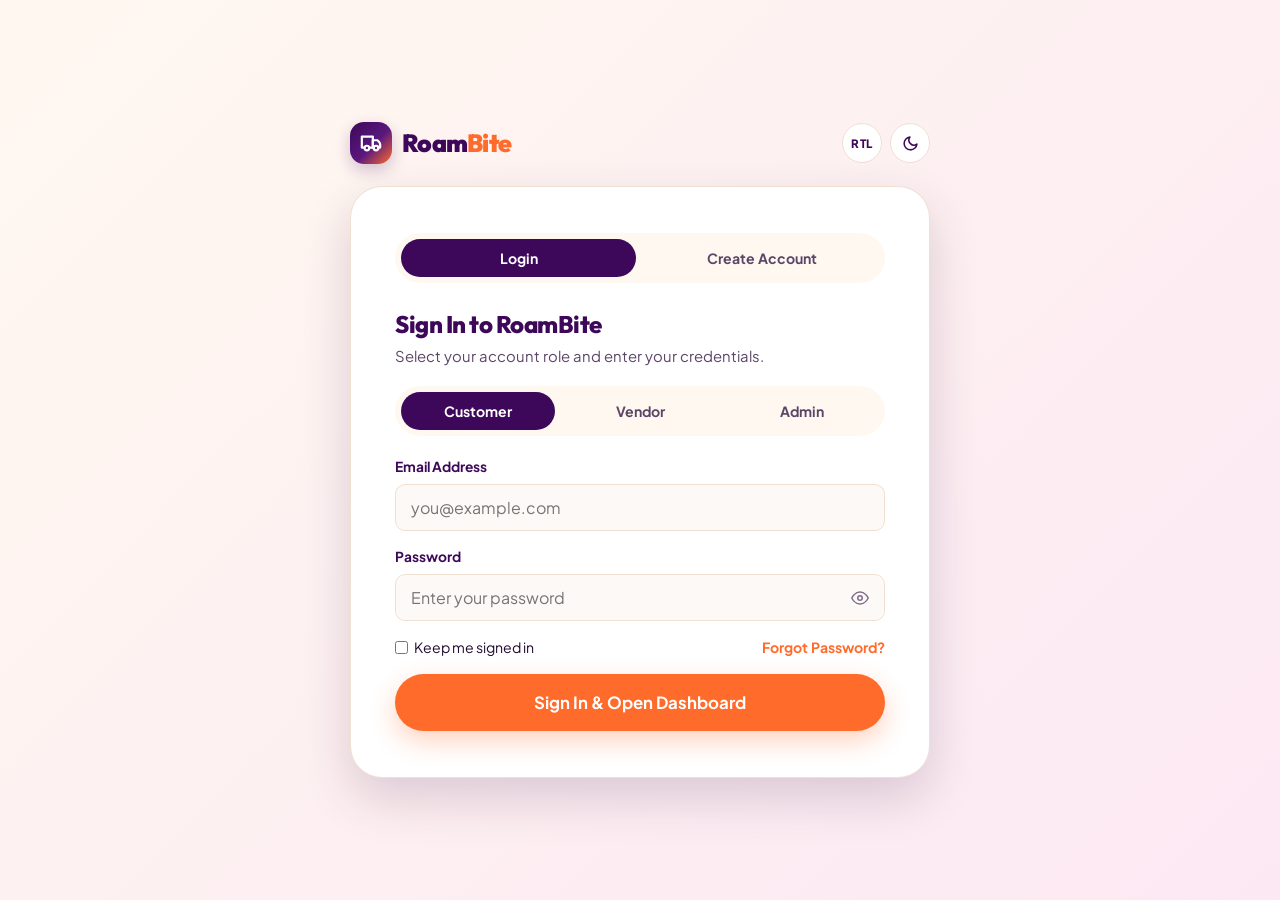
<file: auth.html>
<!DOCTYPE html>
<html lang="en">
<head>
  <meta charset="UTF-8">
  <meta name="viewport" content="width=device-width, initial-scale=1.0">
  <link rel="icon" type="image/svg+xml" href="assets/favicon.svg">
  <title>Login & Signup — RoamBite Food Truck Platform</title>
  <meta name="description" content="Sign in or register as a Customer, Food Truck Vendor, or Administrator on RoamBite.">
  <link rel="preconnect" href="https://fonts.googleapis.com">
  <link rel="preconnect" href="https://fonts.gstatic.com" crossorigin>
  <link href="https://fonts.googleapis.com/css2?family=Outfit:wght@600;700;800;900&family=Plus+Jakarta+Sans:wght@400;500;600;700;800&display=swap" rel="stylesheet">
  <link rel="stylesheet" href="css/styles.css">
  <link rel="stylesheet" href="css/pages.css">
</head>
<body data-page="auth">
  <main>
    <section class="auth-section">
      <div class="container" style="display:flex; flex-direction:column; align-items:center;">
        <div style="width:100%; max-width:580px; display:flex; align-items:center; justify-content:space-between; margin-bottom:22px;">
          <a href="index.html" class="brand-logo">
            <div class="brand-icon">
              <svg width="22" height="22" viewBox="0 0 24 24" fill="none" stroke="currentColor" stroke-width="2.4" stroke-linecap="round" stroke-linejoin="round">
                <path d="M10 17h4V5H2v12h3"/>
                <path d="M20 17h2v-3.34a4 4 0 0 0-1.17-2.83L19 9h-5v8h1"/>
                <circle cx="7.5" cy="17.5" r="2.5"/>
                <circle cx="17.5" cy="17.5" r="2.5"/>
              </svg>
            </div>
            <span>Roam<em>Bite</em></span>
          </a>
          <div style="display:flex; align-items:center; gap:8px;">
            <button type="button" class="header-icon-btn" id="rtlToggle" title="Toggle RTL / LTR" aria-label="Toggle RTL Layout">RTL</button>
            <button type="button" class="header-icon-btn" id="themeToggle" title="Toggle Light / Dark Theme" aria-label="Toggle Theme">
              <svg width="17" height="17" viewBox="0 0 24 24" fill="none" stroke="currentColor" stroke-width="2.2" stroke-linecap="round" stroke-linejoin="round"><path d="M21 12.79A9 9 0 1 1 11.21 3 7 7 0 0 0 21 12.79z"/></svg>
            </button>
          </div>
        </div>

        <div class="auth-shell auth-shell-single">
          <div class="auth-main">
            <!-- Mode Tabs -->
            <div class="auth-tabs" role="tablist">
              <button type="button" class="auth-tab active" data-mode="login">Login</button>
              <button type="button" class="auth-tab" data-mode="signup">Create Account</button>
            </div>

            <div id="authAlert" style="display:none; padding:12px 16px; border-radius:var(--radius-sm); margin-bottom:18px; font-size:0.9rem; font-weight:600;"></div>

            <!-- LOGIN PANEL -->
            <div class="auth-panel" id="mode-login">
              <h2 style="color:var(--purple-deep); margin-bottom:6px;">Sign In to RoamBite</h2>
              <p style="color:var(--text-secondary); font-size:0.93rem; margin-bottom:18px;">Select your account role and enter your credentials.</p>

              <div class="auth-tabs" style="margin-bottom:20px;">
                <button type="button" class="auth-tab active" data-login-role="customer">Customer</button>
                <button type="button" class="auth-tab" data-login-role="vendor">Vendor</button>
                <button type="button" class="auth-tab" data-login-role="admin">Admin</button>
              </div>

              <form id="portalLoginForm" style="display:flex; flex-direction:column; gap:15px;">
                <div class="form-group">
                  <label class="form-label" for="portalLoginEmail">Email Address</label>
                  <input type="email" id="portalLoginEmail" class="form-control" placeholder="you@example.com" required>
                </div>
                <div class="form-group">
                  <label class="form-label" for="portalLoginPassword">Password</label>
                  <div class="password-wrap">
                    <input type="password" id="portalLoginPassword" class="form-control" placeholder="Enter your password" required>
                    <button type="button" class="password-toggle" aria-label="Show password">
                      <svg width="18" height="18" viewBox="0 0 24 24" fill="none" stroke="currentColor" stroke-width="2"><path d="M1 12s4-8 11-8 11 8 11 8-4 8-11 8-11-8-11-8z"/><circle cx="12" cy="12" r="3"/></svg>
                    </button>
                  </div>
                </div>
                <div style="display:flex; justify-content:space-between; align-items:center; font-size:0.88rem;">
                  <label style="display:flex; align-items:center; gap:6px; cursor:pointer;">
                    <input type="checkbox" style="accent-color:var(--purple-deep);"> Keep me signed in
                  </label>
                  <a href="#forgot" data-switch-mode="forgot" style="color:var(--orange-warm); font-weight:700;">Forgot Password?</a>
                </div>
                <button type="submit" class="btn btn-primary btn-lg" style="width:100%;">Sign In & Open Dashboard</button>
              </form>
            </div>

            <!-- SIGNUP PANEL -->
            <div class="auth-panel" id="mode-signup" style="display:none;">
              <h2 style="color:var(--purple-deep); margin-bottom:6px;">Create Your Account</h2>
              <p style="color:var(--text-secondary); font-size:0.93rem; margin-bottom:18px;">Choose whether you are booking food trucks or listing your own truck.</p>

              <div class="auth-tabs" style="margin-bottom:20px;">
                <button type="button" class="auth-tab active" data-signup-role="customer">Customer</button>
                <button type="button" class="auth-tab" data-signup-role="vendor">Vendor</button>
              </div>

              <form id="portalSignupForm" class="form-grid">
                <div class="form-group">
                  <label class="form-label" for="portalSignupName">Full Name</label>
                  <input type="text" id="portalSignupName" class="form-control" placeholder="Alex Rivera" required>
                </div>
                <div class="form-group">
                  <label class="form-label" for="portalSignupCity">City</label>
                  <input type="text" id="portalSignupCity" class="form-control" placeholder="Austin, TX" required>
                </div>

                <div class="form-group full vendor-only-field" style="display:none;">
                  <label class="form-label" for="portalSignupTruckName">Food Truck Name</label>
                  <input type="text" id="portalSignupTruckName" class="form-control" placeholder="e.g. Fuego Street Tacos">
                </div>
                <div class="form-group full vendor-only-field" style="display:none;">
                  <label class="form-label" for="portalSignupCuisine">Primary Cuisine</label>
                  <select id="portalSignupCuisine" class="form-control">
                    <option value="Mexican">Mexican</option>
                    <option value="Indian">Indian</option>
                    <option value="Italian">Italian</option>
                    <option value="Chinese">Chinese</option>
                    <option value="Burgers">Burgers</option>
                    <option value="Pizza">Pizza</option>
                    <option value="BBQ">BBQ</option>
                    <option value="Desserts">Desserts</option>
                    <option value="Street Food">Street Food</option>
                  </select>
                </div>

                <div class="form-group full">
                  <label class="form-label" for="portalSignupEmail">Email Address</label>
                  <input type="email" id="portalSignupEmail" class="form-control" placeholder="you@example.com" required>
                </div>
                <div class="form-group full">
                  <label class="form-label" for="portalSignupPassword">Password (min 8 chars)</label>
                  <div class="password-wrap">
                    <input type="password" id="portalSignupPassword" class="form-control" placeholder="Create a strong password" minlength="8" required>
                    <button type="button" class="password-toggle" aria-label="Show password">
                      <svg width="18" height="18" viewBox="0 0 24 24" fill="none" stroke="currentColor" stroke-width="2"><path d="M1 12s4-8 11-8 11 8 11 8-4 8-11 8-11-8-11-8z"/><circle cx="12" cy="12" r="3"/></svg>
                    </button>
                  </div>
                </div>
                <div class="form-group full">
                  <button type="submit" class="btn btn-primary btn-lg" style="width:100%;">Create Account & Continue</button>
                </div>
              </form>
            </div>

            <!-- FORGOT PASSWORD PANEL -->
            <div class="auth-panel" id="mode-forgot" style="display:none;">
              <h2 style="color:var(--purple-deep); margin-bottom:6px;">Reset Your Password</h2>
              <p style="color:var(--text-secondary); font-size:0.93rem; margin-bottom:22px;">Enter your registered email address to receive a password reset link.</p>
              <form id="portalForgotForm" style="display:flex; flex-direction:column; gap:16px;">
                <div class="form-group">
                  <label class="form-label" for="portalForgotEmail">Registered Email</label>
                  <input type="email" id="portalForgotEmail" class="form-control" placeholder="you@example.com" required>
                </div>
                <button type="submit" class="btn btn-purple btn-lg" style="width:100%;">Send Reset Link</button>
                <a href="#login" data-switch-mode="login" style="text-align:center; font-size:0.9rem; font-weight:700; color:var(--purple-deep);">← Back to Login</a>
              </form>
            </div>
          </div>
        </div>
      </div>
    </section>
  </main>

  <script src="js/data.js"></script>
  <script src="js/app-state.js"></script>
  <script src="js/components.js"></script>
  <script src="js/main.js"></script>
  <script src="js/auth-portal.js"></script>
</body>
</html>
</file>
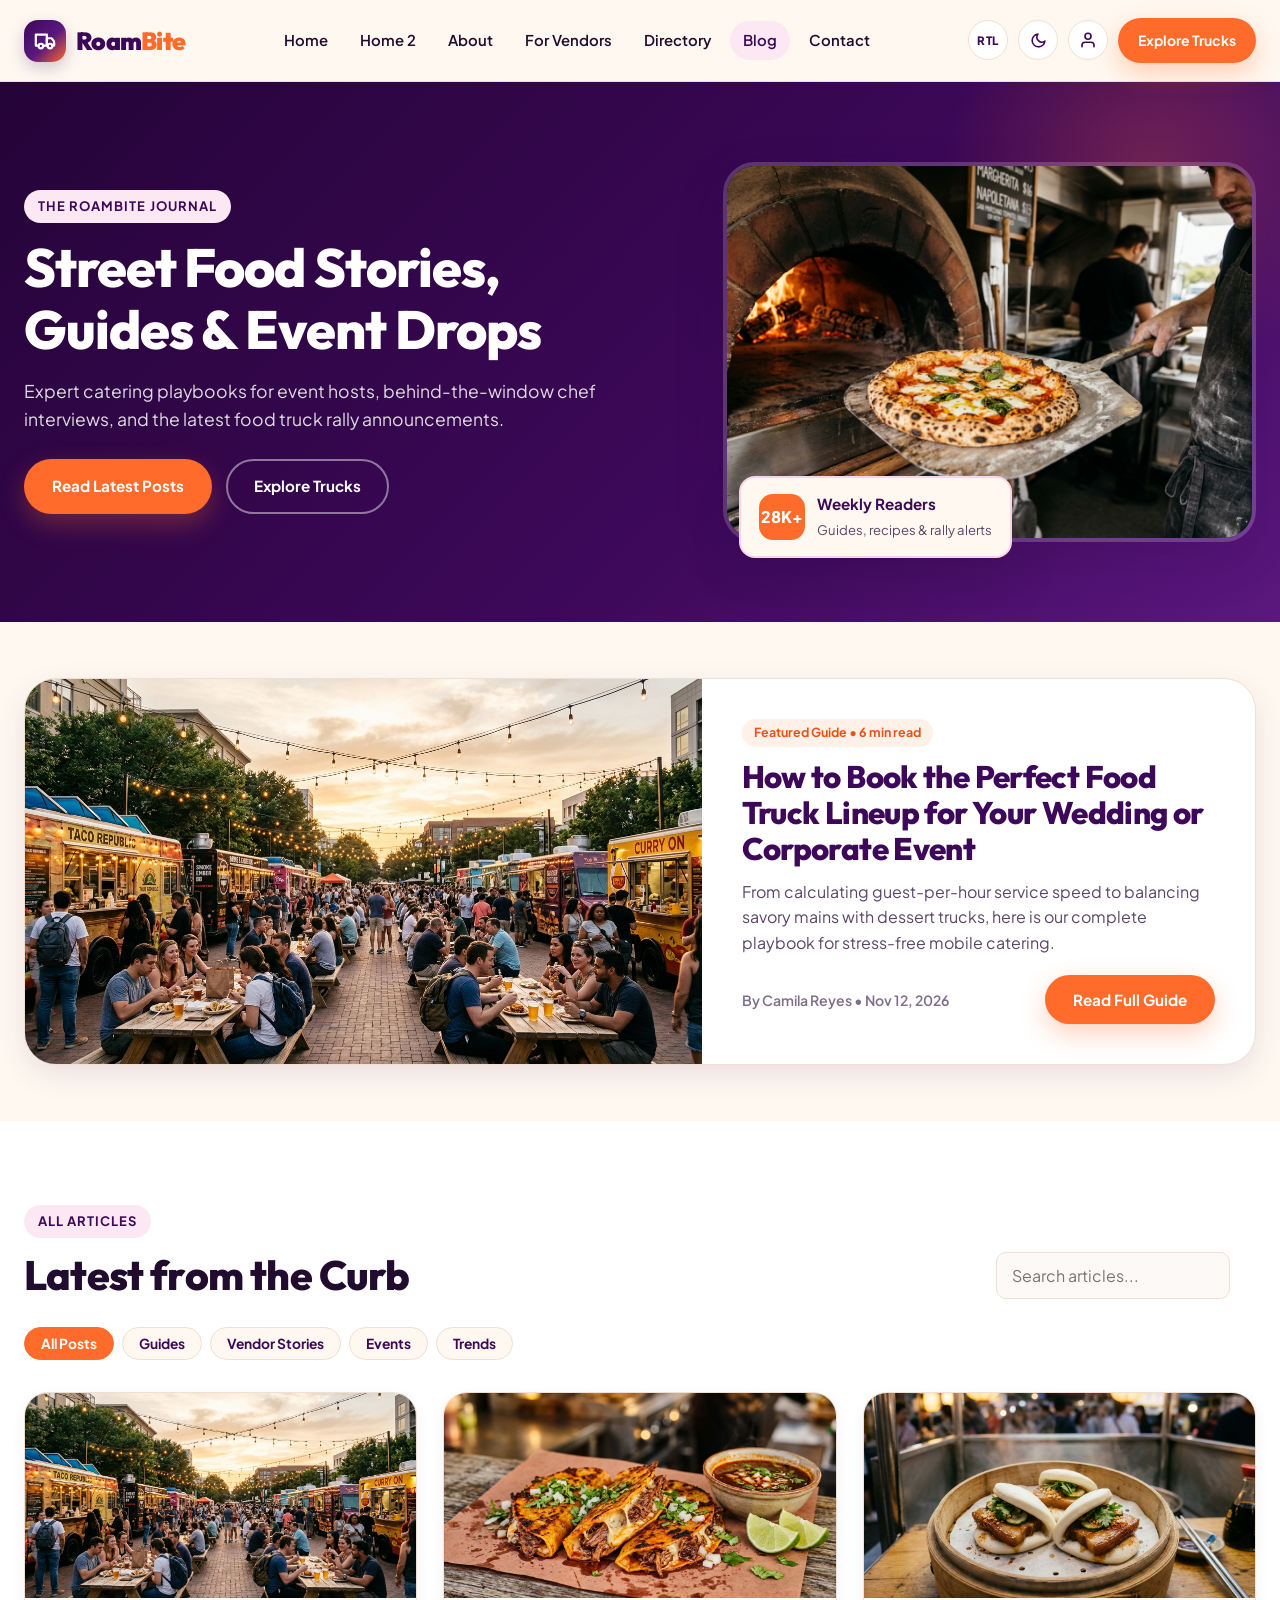
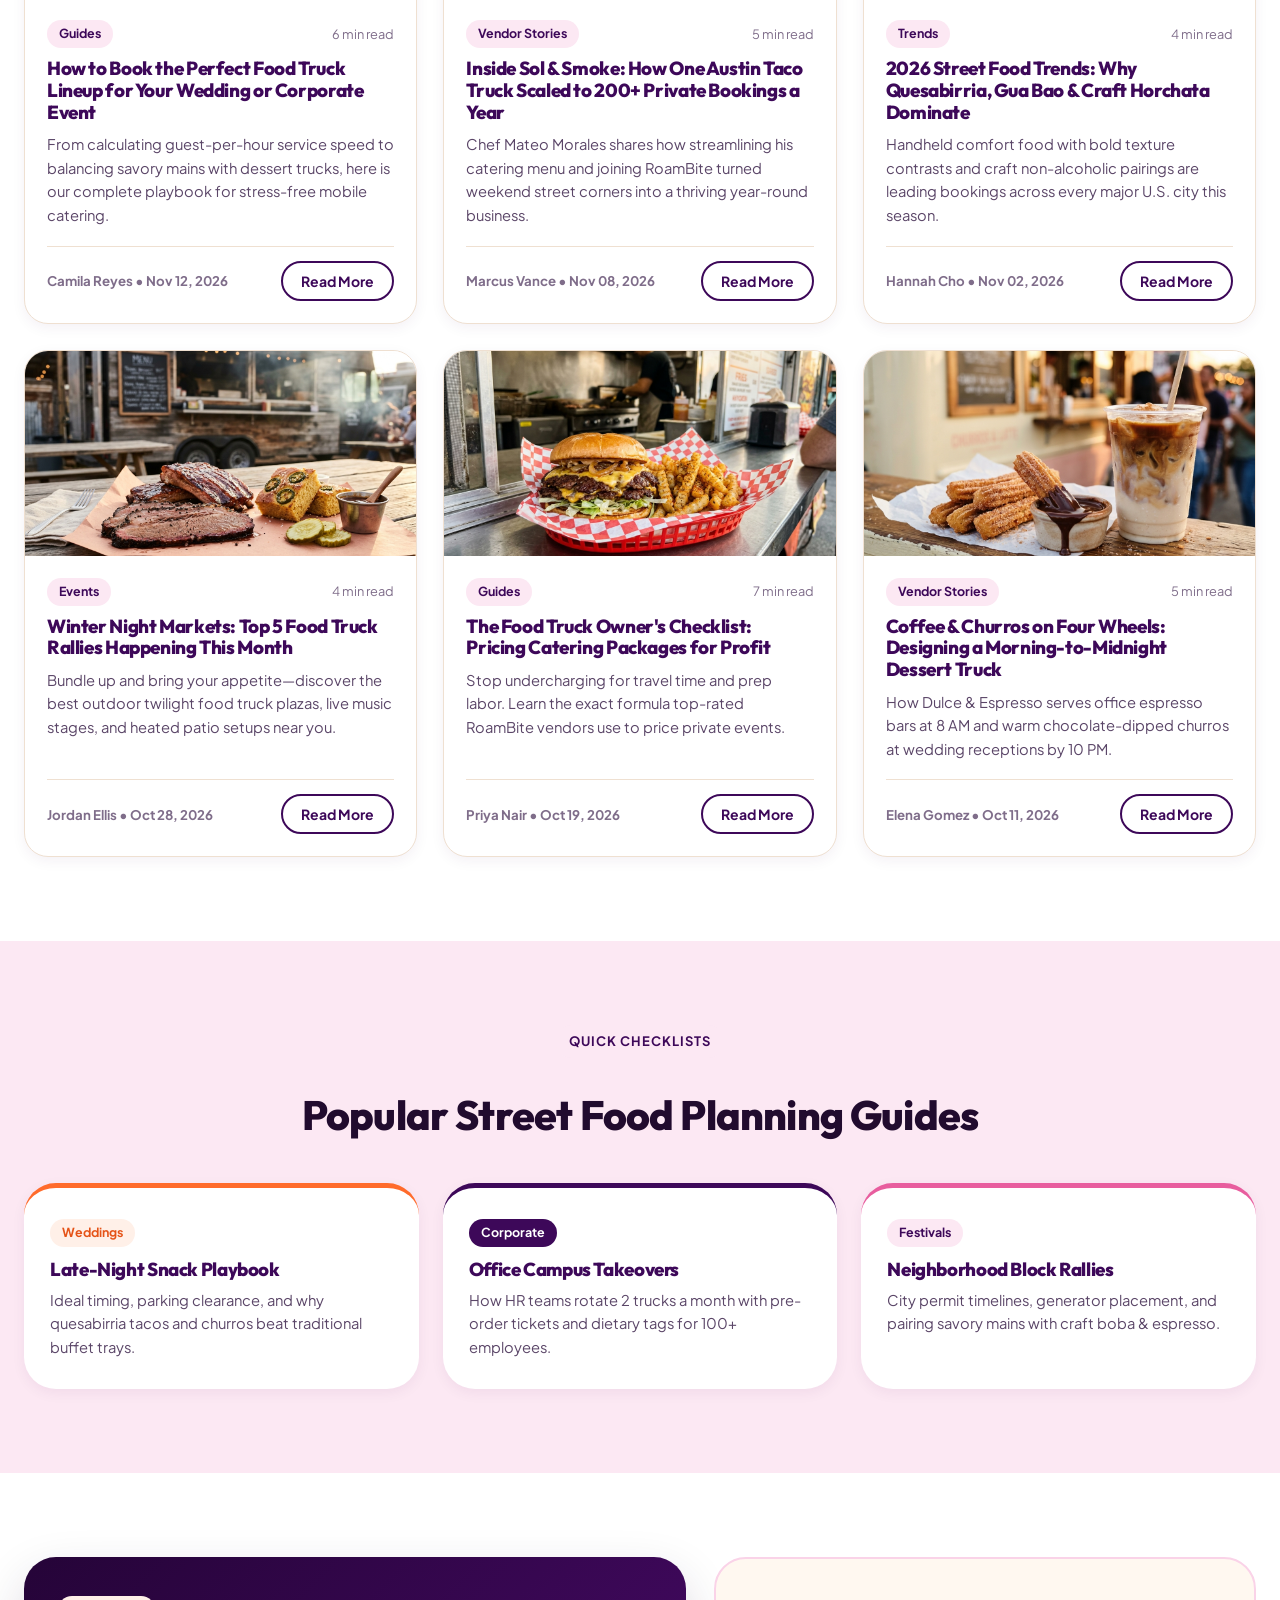
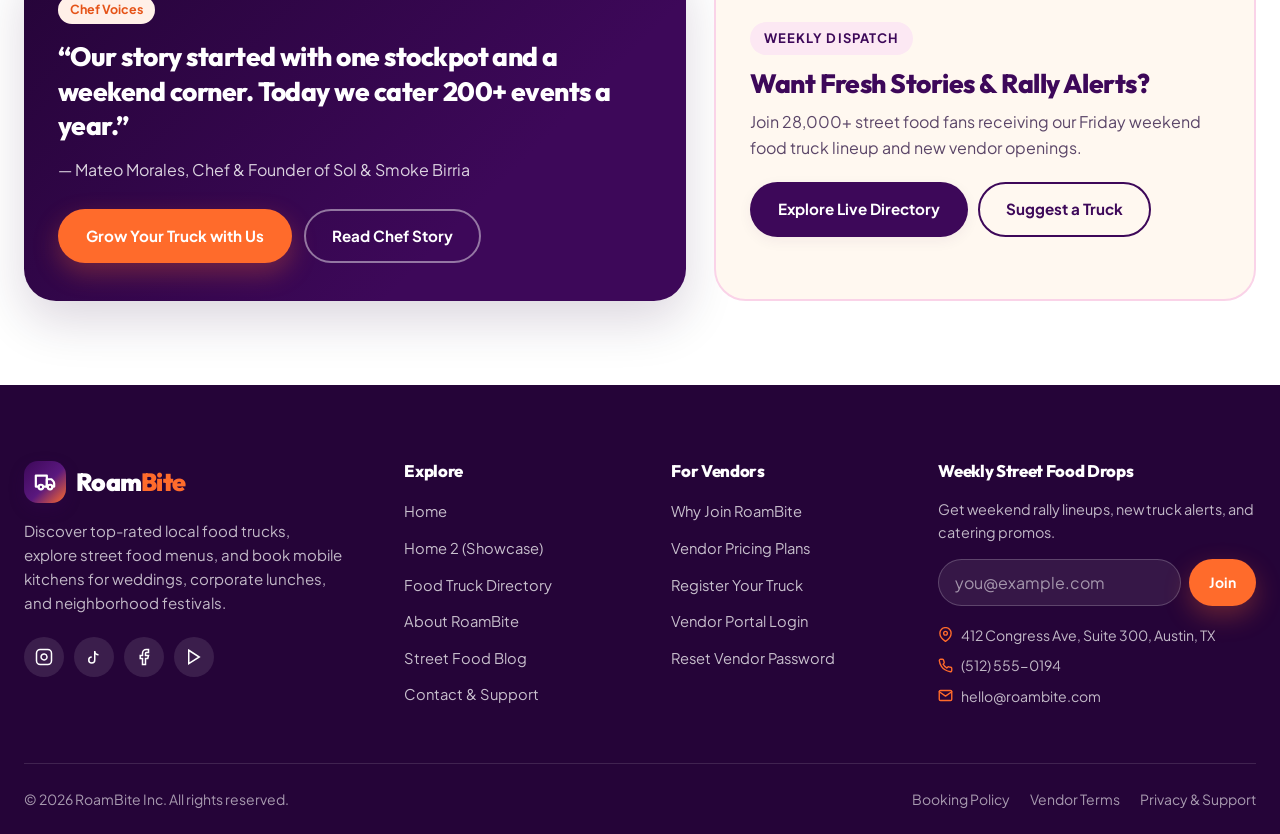
<file: blog.html>
﻿<!DOCTYPE html>
<html lang="en">
<head>
  <meta charset="UTF-8">
  <meta name="viewport" content="width=device-width, initial-scale=1.0">
  <link rel="icon" type="image/svg+xml" href="assets/favicon.svg">
  <title>Street Food Blog & Guides — RoamBite</title>
  <meta name="description" content="Food truck catering guides, vendor success stories, street food trends, and upcoming festival updates.">
  <link rel="preconnect" href="https://fonts.googleapis.com">
  <link rel="preconnect" href="https://fonts.gstatic.com" crossorigin>
  <link href="https://fonts.googleapis.com/css2?family=Outfit:wght@600;700;800;900&family=Plus+Jakarta+Sans:wght@400;500;600;700;800&display=swap" rel="stylesheet">
  <link rel="stylesheet" href="css/styles.css">
  <link rel="stylesheet" href="css/pages.css">
</head>
<body data-page="blog">
  <header id="site-header"></header>

  <main>
    <!-- 1. Blog Page Hero -->
    <section class="page-hero">
      <div class="container page-hero-grid">
        <div class="page-hero-content">
          <span class="eyebrow">The RoamBite Journal</span>
          <h1>Street Food Stories, Guides & Event Drops</h1>
          <p>Expert catering playbooks for event hosts, behind-the-window chef interviews, and the latest food truck rally announcements.</p>
          <div class="page-hero-actions">
            <a href="#blogArticlesGrid" class="btn btn-primary">Read Latest Posts</a>
            <a href="directory.html" class="btn btn-outline-light">Explore Trucks</a>
          </div>
        </div>
        <div class="page-hero-media">
          <div class="page-hero-frame">
            <img src="assets/images/truck-pizza.jpg" alt="Wood-fired Neapolitan pizza pulled from food truck oven">
          </div>
          <div class="page-hero-badge">
            <div class="hero-floating-icon">28K+</div>
            <div>
              <strong style="display:block; font-size:0.95rem;">Weekly Readers</strong>
              <span style="font-size:0.82rem; color:var(--text-secondary);">Guides, recipes & rally alerts</span>
            </div>
          </div>
        </div>
      </div>
    </section>

    <!-- 2. Featured Post -->
    <section class="section-sm bg-cream">
      <div class="container">
        <article class="blog-featured">
          <img src="assets/images/hero-festival.jpg" alt="Outdoor food truck rally at golden hour">
          <div class="blog-featured-body">
            <span class="badge badge-booking" style="align-self:flex-start; margin-bottom:12px;">Featured Guide • 6 min read</span>
            <h2 style="color:var(--purple-deep); font-size:1.95rem; margin-bottom:12px;">How to Book the Perfect Food Truck Lineup for Your Wedding or Corporate Event</h2>
            <p style="color:var(--text-secondary); margin-bottom:20px;">From calculating guest-per-hour service speed to balancing savory mains with dessert trucks, here is our complete playbook for stress-free mobile catering.</p>
            <div style="display:flex; align-items:center; justify-content:space-between; flex-wrap:wrap; gap:12px;">
              <span style="font-size:0.88rem; color:var(--text-muted); font-weight:600;">By Camila Reyes • Nov 12, 2026</span>
              <button type="button" class="btn btn-primary" data-read-article="art-1">Read Full Guide</button>
            </div>
          </div>
        </article>
      </div>
    </section>

    <!-- 3. Category Filters & Articles Grid -->
    <section class="section bg-white">
      <div class="container">
        <div class="section-header" style="margin-bottom:28px;">
          <div>
            <span class="eyebrow">All Articles</span>
            <h2 class="section-title">Latest from the Curb</h2>
          </div>
          <div style="min-width:260px;">
            <input type="text" id="blogSearchInput" class="form-control" placeholder="Search articles...">
          </div>
        </div>

        <div class="category-pills-row" id="blogCategoryPills" style="border-top:none; padding-top:0; margin-bottom:32px;">
          <button type="button" class="cat-pill active" data-category="All">All Posts</button>
          <button type="button" class="cat-pill" data-category="Guides">Guides</button>
          <button type="button" class="cat-pill" data-category="Vendor Stories">Vendor Stories</button>
          <button type="button" class="cat-pill" data-category="Events">Events</button>
          <button type="button" class="cat-pill" data-category="Trends">Trends</button>
        </div>

        <div class="grid-3" id="blogArticlesGrid"></div>
      </div>
    </section>

    <!-- 4. Event Planning Quick Guides -->
    <section class="section bg-pink reveal">
      <div class="container">
        <div class="section-header centered">
          <span class="eyebrow">Quick Checklists</span>
          <h2 class="section-title">Popular Street Food Planning Guides</h2>
        </div>
        <div class="checklist-editorial">
          <div class="checklist-card">
            <span class="badge badge-booking" style="margin-bottom:12px;">Weddings</span>
            <h3 style="color:var(--purple-deep); margin-bottom:8px;">Late-Night Snack Playbook</h3>
            <p style="font-size:0.92rem; color:var(--text-secondary);">Ideal timing, parking clearance, and why quesabirria tacos and churros beat traditional buffet trays.</p>
          </div>
          <div class="checklist-card">
            <span class="badge badge-purple" style="margin-bottom:12px;">Corporate</span>
            <h3 style="color:var(--purple-deep); margin-bottom:8px;">Office Campus Takeovers</h3>
            <p style="font-size:0.92rem; color:var(--text-secondary);">How HR teams rotate 2 trucks a month with pre-order tickets and dietary tags for 100+ employees.</p>
          </div>
          <div class="checklist-card">
            <span class="badge badge-pink" style="margin-bottom:12px;">Festivals</span>
            <h3 style="color:var(--purple-deep); margin-bottom:8px;">Neighborhood Block Rallies</h3>
            <p style="font-size:0.92rem; color:var(--text-secondary);">City permit timelines, generator placement, and pairing savory mains with craft boba & espresso.</p>
          </div>
        </div>
      </div>
    </section>

    <!-- 5. Combined Chef Voices & Rally Alerts Split -->
    <section class="section bg-white reveal">
      <div class="container blog-editorial-split">
        <div class="chef-voice-card">
          <div>
            <span class="badge badge-booking" style="margin-bottom:16px;">Chef Voices</span>
            <h3 style="font-size:1.65rem; line-height:1.3; margin-bottom:14px;">“Our story started with one stockpot and a weekend corner. Today we cater 200+ events a year.”</h3>
            <p style="opacity:0.82;">— Mateo Morales, Chef & Founder of Sol & Smoke Birria</p>
          </div>
          <div style="margin-top:26px; display:flex; gap:12px; flex-wrap:wrap;">
            <a href="for-vendors.html" class="btn btn-primary">Grow Your Truck with Us</a>
            <button type="button" class="btn btn-outline-light" data-read-article="art-2">Read Chef Story</button>
          </div>
        </div>

        <div class="rally-alert-card">
          <span class="eyebrow" style="align-self:flex-start;">Weekly Dispatch</span>
          <h3 style="font-size:1.65rem; color:var(--purple-deep); margin-bottom:10px;">Want Fresh Stories & Rally Alerts?</h3>
          <p style="color:var(--text-secondary); margin-bottom:22px;">Join 28,000+ street food fans receiving our Friday weekend food truck lineup and new vendor openings.</p>
          <div style="display:flex; gap:10px; flex-wrap:wrap;">
            <a href="directory.html" class="btn btn-purple">Explore Live Directory</a>
            <a href="contact.html" class="btn btn-outline">Suggest a Truck</a>
          </div>
        </div>
      </div>
    </section>
  </main>

  <footer id="site-footer"></footer>

  <script src="js/data.js"></script>
  <script src="js/app-state.js"></script>
  <script src="js/components.js"></script>
  <script src="js/main.js"></script>
  <script src="js/blog.js"></script>
</body>
</html>
</file>
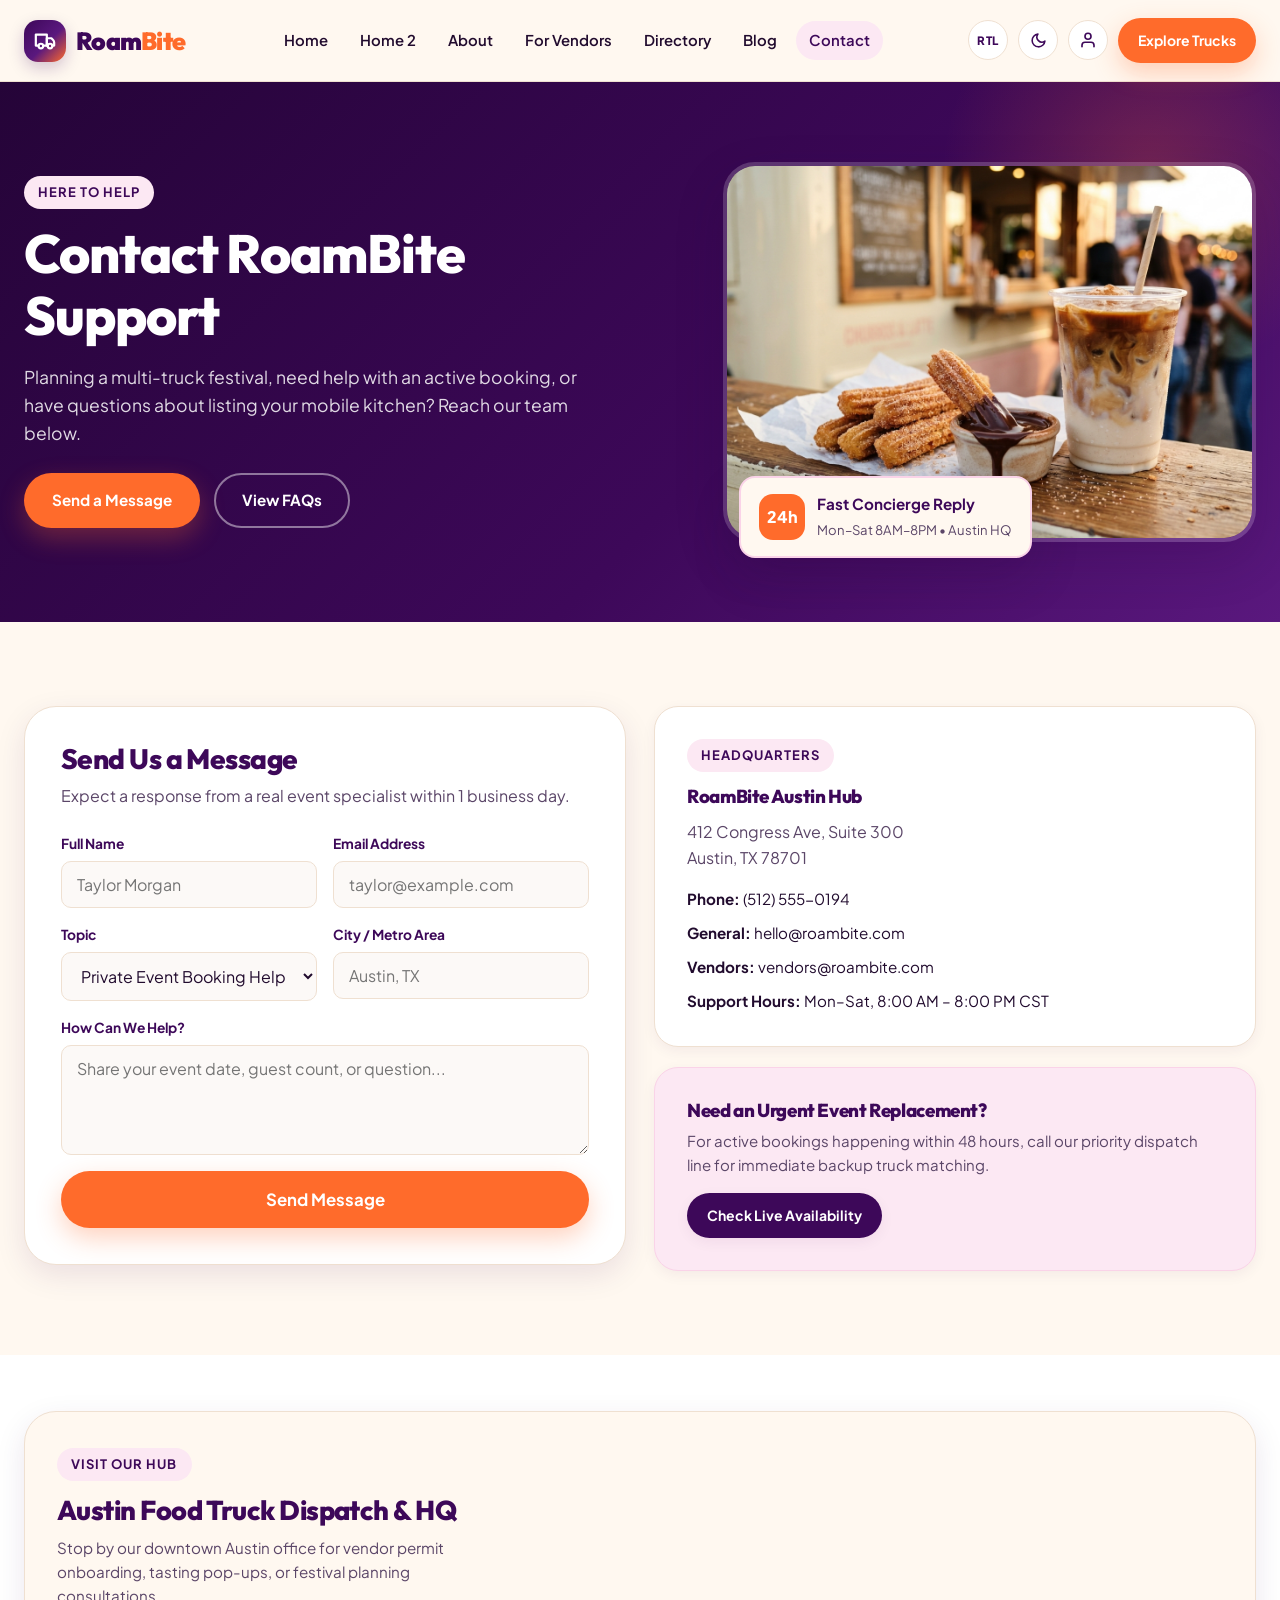
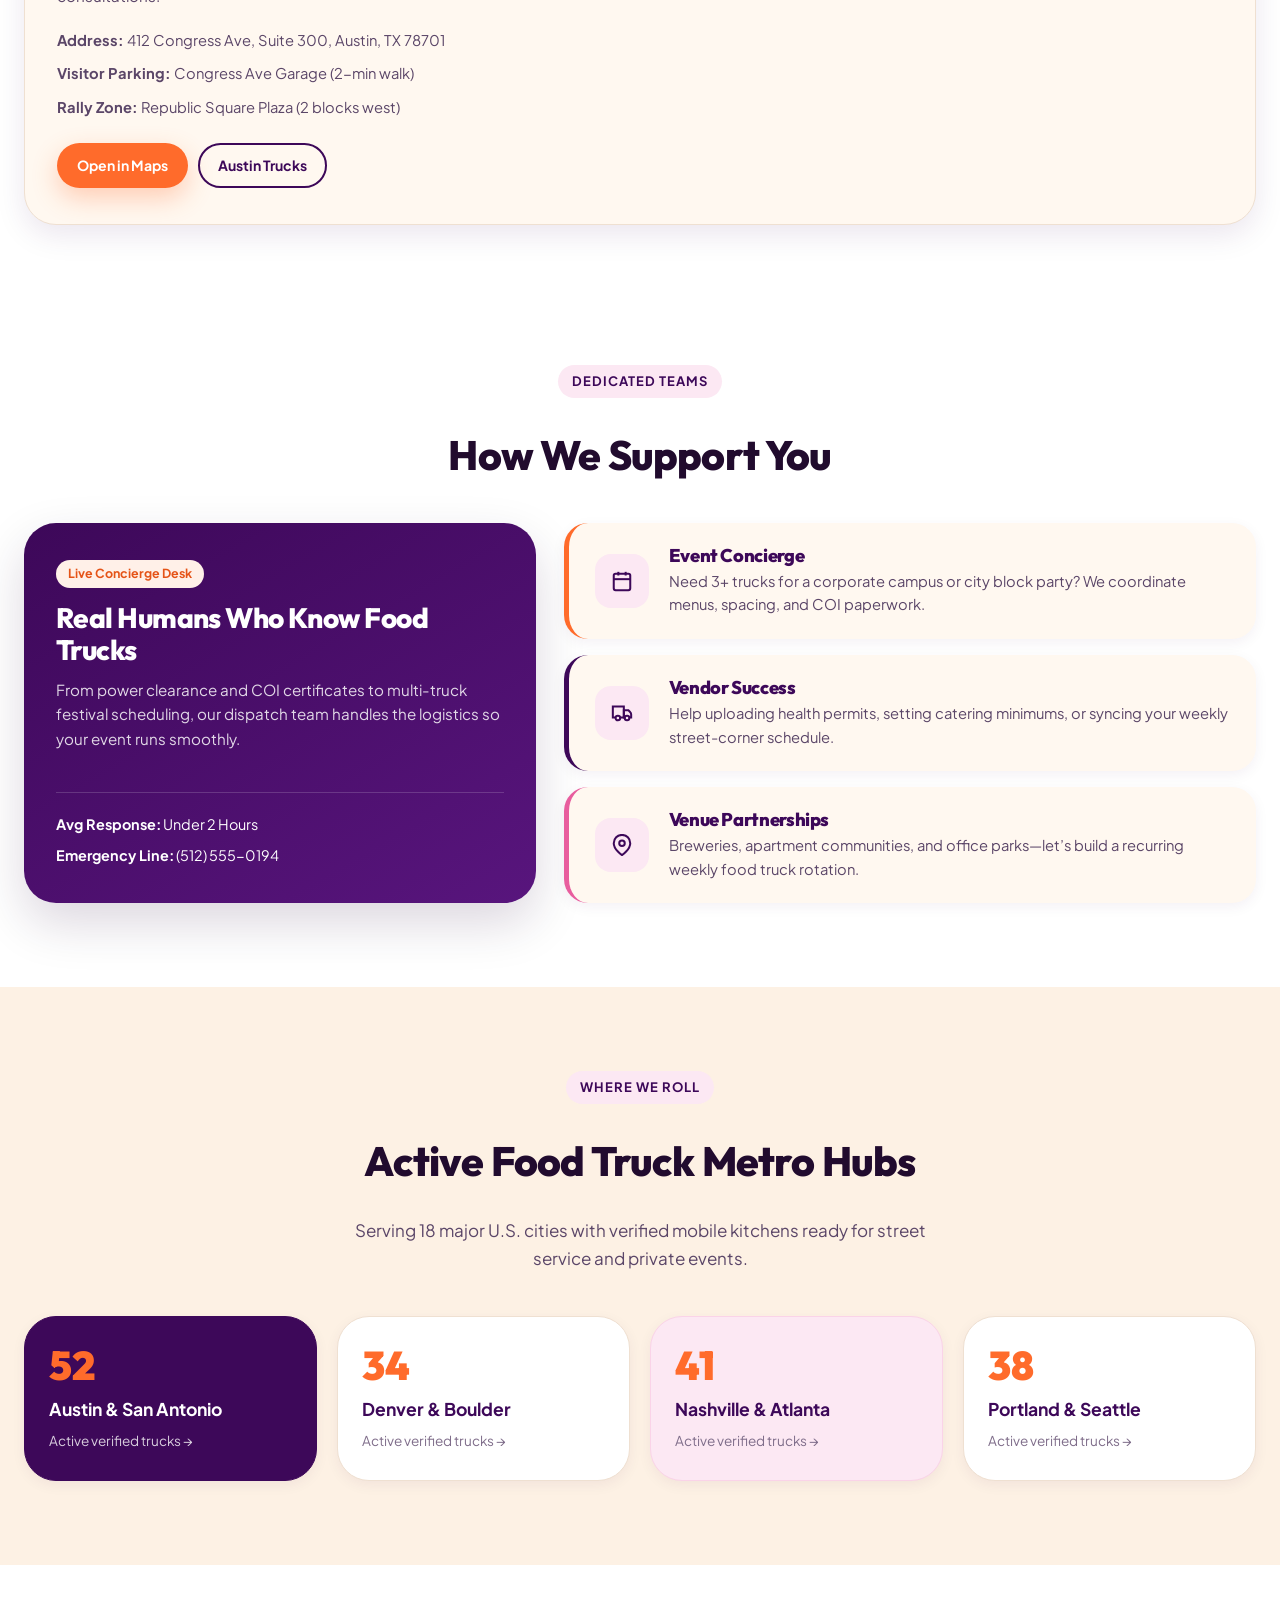
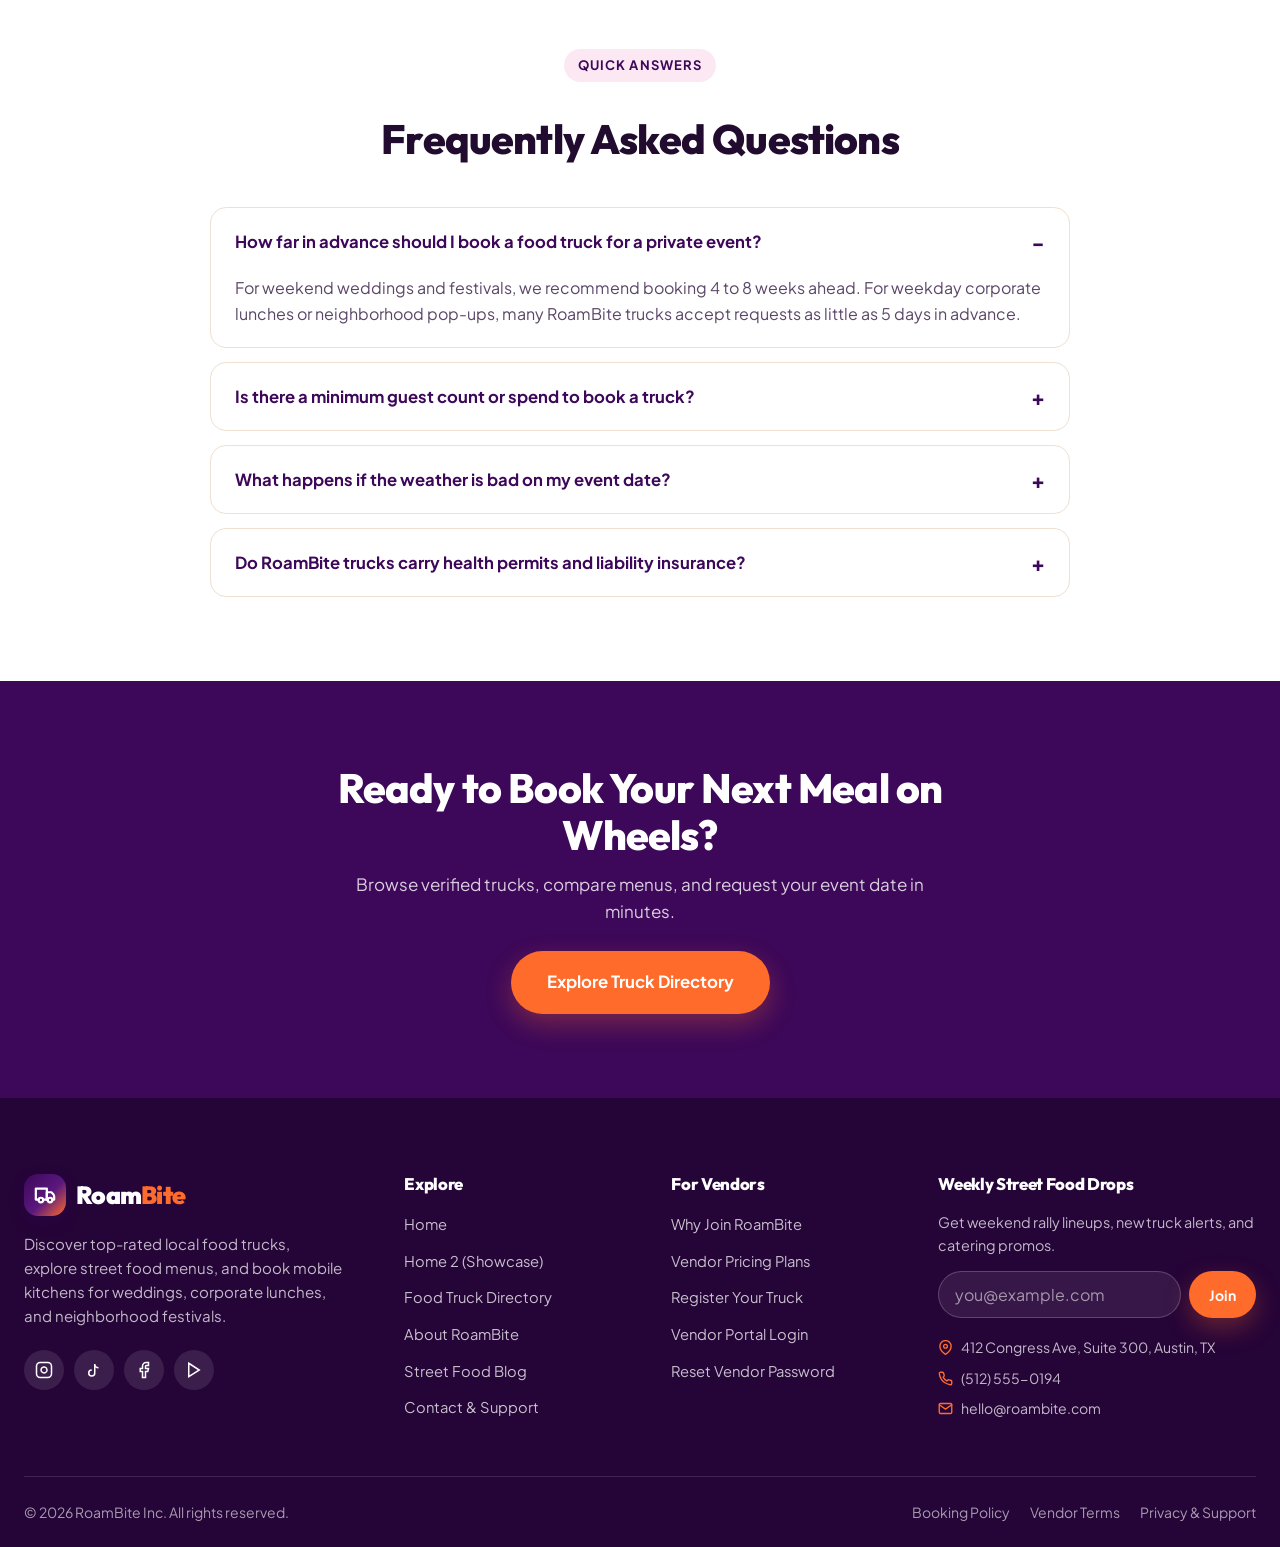
<file: contact.html>
﻿<!DOCTYPE html>
<html lang="en">
<head>
  <meta charset="UTF-8">
  <meta name="viewport" content="width=device-width, initial-scale=1.0">
  <link rel="icon" type="image/svg+xml" href="assets/favicon.svg">
  <title>Contact & Support — RoamBite</title>
  <meta name="description" content="Get in touch with RoamBite for event concierge booking help, vendor onboarding support, or partnership inquiries.">
  <link rel="preconnect" href="https://fonts.googleapis.com">
  <link rel="preconnect" href="https://fonts.gstatic.com" crossorigin>
  <link href="https://fonts.googleapis.com/css2?family=Outfit:wght@600;700;800;900&family=Plus+Jakarta+Sans:wght@400;500;600;700;800&display=swap" rel="stylesheet">
  <link rel="stylesheet" href="css/styles.css">
  <link rel="stylesheet" href="css/pages.css">
</head>
<body data-page="contact">
  <header id="site-header"></header>

  <main>
    <!-- 1. Contact Page Hero -->
    <section class="page-hero">
      <div class="container page-hero-grid">
        <div class="page-hero-content">
          <span class="eyebrow">Here to Help</span>
          <h1>Contact RoamBite Support</h1>
          <p>Planning a multi-truck festival, need help with an active booking, or have questions about listing your mobile kitchen? Reach our team below.</p>
          <div class="page-hero-actions">
            <a href="#contactForm" class="btn btn-primary">Send a Message</a>
            <a href="#faq" class="btn btn-outline-light">View FAQs</a>
          </div>
        </div>
        <div class="page-hero-media">
          <div class="page-hero-frame">
            <img src="assets/images/truck-churros.jpg" alt="Fresh cinnamon churros and iced horchata espresso">
          </div>
          <div class="page-hero-badge">
            <div class="hero-floating-icon">24h</div>
            <div>
              <strong style="display:block; font-size:0.95rem;">Fast Concierge Reply</strong>
              <span style="font-size:0.82rem; color:var(--text-secondary);">Mon–Sat 8AM–8PM • Austin HQ</span>
            </div>
          </div>
        </div>
      </div>
    </section>

    <!-- 2. Contact Form & Business Info Split -->
    <section class="section bg-cream">
      <div class="container grid-2" style="align-items:start;">
        <div class="contact-form-card" style="padding:36px; border-radius:var(--radius-xl); border:1px solid var(--cream-border); box-shadow:var(--shadow-md);">
          <h2 style="color:var(--purple-deep); font-size:1.75rem; margin-bottom:8px;">Send Us a Message</h2>
          <p style="color:var(--text-secondary); margin-bottom:24px;">Expect a response from a real event specialist within 1 business day.</p>
          <form id="contactForm" class="form-grid">
            <div class="form-group">
              <label class="form-label" for="contactName">Full Name</label>
              <input type="text" id="contactName" class="form-control" placeholder="Taylor Morgan" required>
            </div>
            <div class="form-group">
              <label class="form-label" for="contactEmail">Email Address</label>
              <input type="email" id="contactEmail" class="form-control" placeholder="taylor@example.com" required>
            </div>
            <div class="form-group">
              <label class="form-label" for="contactTopic">Topic</label>
              <select id="contactTopic" class="form-control">
                <option>Private Event Booking Help</option>
                <option>Multi-Truck Festival Concierge</option>
                <option>Vendor Onboarding & Account</option>
                <option>Press & Partnerships</option>
              </select>
            </div>
            <div class="form-group">
              <label class="form-label" for="contactCity">City / Metro Area</label>
              <input type="text" id="contactCity" class="form-control" placeholder="Austin, TX">
            </div>
            <div class="form-group full">
              <label class="form-label" for="contactMessage">How Can We Help?</label>
              <textarea id="contactMessage" class="form-control" rows="4" placeholder="Share your event date, guest count, or question..." required></textarea>
            </div>
            <div class="form-group full">
              <button type="submit" class="btn btn-primary btn-lg" style="width:100%;">Send Message</button>
            </div>
          </form>
        </div>

        <div style="display:flex; flex-direction:column; gap:20px;">
          <div class="step-card" style="padding:32px;">
            <span class="eyebrow">Headquarters</span>
            <h3 style="color:var(--purple-deep); margin-bottom:12px;">RoamBite Austin Hub</h3>
            <p style="color:var(--text-secondary); margin-bottom:16px;">412 Congress Ave, Suite 300<br>Austin, TX 78701</p>
            <div style="display:flex; flex-direction:column; gap:10px; font-size:0.95rem;">
              <div><strong>Phone:</strong> (512) 555-0194</div>
              <div><strong>General:</strong> hello@roambite.com</div>
              <div><strong>Vendors:</strong> vendors@roambite.com</div>
              <div><strong>Support Hours:</strong> Mon–Sat, 8:00 AM – 8:00 PM CST</div>
            </div>
          </div>

          <div class="step-card" style="padding:32px; background:var(--pink-light); border-color:var(--pink-soft);">
            <h3 style="color:var(--purple-deep); margin-bottom:8px;">Need an Urgent Event Replacement?</h3>
            <p style="color:var(--text-secondary); font-size:0.94rem; margin-bottom:16px;">For active bookings happening within 48 hours, call our priority dispatch line for immediate backup truck matching.</p>
            <a href="directory.html" class="btn btn-purple btn-sm">Check Live Availability</a>
          </div>
        </div>
      </div>
    </section>

    <!-- 2B. Headquarters & Food Truck Hub Map Section -->
    <section class="section-sm bg-white reveal">
      <div class="container">
        <div class="map-showcase-card" style="background:var(--cream-soft); border:1.5px solid var(--cream-border); border-radius:var(--radius-xl); overflow:hidden; box-shadow:var(--shadow-md); display:grid; grid-template-columns:0.85fr 1.15fr;">
          <div style="padding:36px 32px; display:flex; flex-direction:column; justify-content:space-between;">
            <div>
              <span class="eyebrow">Visit Our Hub</span>
              <h2 style="color:var(--purple-deep); font-size:1.7rem; margin-bottom:10px;">Austin Food Truck Dispatch & HQ</h2>
              <p style="color:var(--text-secondary); font-size:0.95rem; margin-bottom:20px;">Stop by our downtown Austin office for vendor permit onboarding, tasting pop-ups, or festival planning consultations.</p>
              <div style="display:flex; flex-direction:column; gap:10px; font-size:0.92rem; color:var(--text-secondary);">
                <div><strong>Address:</strong> 412 Congress Ave, Suite 300, Austin, TX 78701</div>
                <div><strong>Visitor Parking:</strong> Congress Ave Garage (2-min walk)</div>
                <div><strong>Rally Zone:</strong> Republic Square Plaza (2 blocks west)</div>
              </div>
            </div>
            <div style="margin-top:24px; display:flex; gap:10px; flex-wrap:wrap;">
              <a href="https://www.openstreetmap.org/?mlat=30.2666&mlon=-97.7431#map=16/30.2666/-97.7431" target="_blank" rel="noopener" class="btn btn-primary btn-sm">Open in Maps</a>
              <a href="directory.html?city=Austin" class="btn btn-outline btn-sm">Austin Trucks</a>
            </div>
          </div>
          <div style="min-height:340px; position:relative;">
            <iframe
              title="RoamBite Austin Headquarters Map"
              src="https://www.openstreetmap.org/export/embed.html?bbox=-97.7510%2C30.2620%2C-97.7350%2C30.2710&layer=mapnik&marker=30.2666%2C-97.7431"
              style="width:100%; height:100%; min-height:340px; border:0; display:block;"
              loading="lazy">
            </iframe>
          </div>
        </div>
      </div>
    </section>

    <!-- 3. Support Channels (Concierge Split) -->
    <section class="section bg-white reveal">
      <div class="container">
        <div class="section-header centered">
          <span class="eyebrow">Dedicated Teams</span>
          <h2 class="section-title">How We Support You</h2>
        </div>
        <div class="support-split-layout">
          <div class="support-sla-card">
            <div>
              <span class="badge badge-booking" style="margin-bottom:14px;">Live Concierge Desk</span>
              <h3 style="font-size:1.75rem; margin-bottom:12px;">Real Humans Who Know Food Trucks</h3>
              <p style="color:rgba(255,255,255,0.84); font-size:0.95rem;">From power clearance and COI certificates to multi-truck festival scheduling, our dispatch team handles the logistics so your event runs smoothly.</p>
            </div>
            <div style="margin-top:26px; padding-top:20px; border-top:1px solid rgba(255,255,255,0.16); display:flex; flex-direction:column; gap:8px; font-size:0.9rem;">
              <div><strong>Avg Response:</strong> Under 2 Hours</div>
              <div><strong>Emergency Line:</strong> (512) 555-0194</div>
            </div>
          </div>

          <div class="support-channel-stack">
            <div class="support-channel-row">
              <div class="vendor-icon-circle" style="margin:0; flex-shrink:0;">
                <svg width="22" height="22" viewBox="0 0 24 24" fill="none" stroke="currentColor" stroke-width="2.2"><rect x="3" y="4" width="18" height="18" rx="2"/><line x1="16" y1="2" x2="16" y2="6"/><line x1="8" y1="2" x2="8" y2="6"/><line x1="3" y1="10" x2="21" y2="10"/></svg>
              </div>
              <div>
                <h3 style="color:var(--purple-deep); font-size:1.15rem; margin-bottom:4px;">Event Concierge</h3>
                <p style="color:var(--text-secondary); font-size:0.92rem;">Need 3+ trucks for a corporate campus or city block party? We coordinate menus, spacing, and COI paperwork.</p>
              </div>
            </div>
            <div class="support-channel-row">
              <div class="vendor-icon-circle" style="margin:0; flex-shrink:0;">
                <svg width="22" height="22" viewBox="0 0 24 24" fill="none" stroke="currentColor" stroke-width="2.2"><path d="M10 17h4V5H2v12h3"/><path d="M20 17h2v-3.34a4 4 0 0 0-1.17-2.83L19 9h-5v8h1"/><circle cx="7.5" cy="17.5" r="2.5"/><circle cx="17.5" cy="17.5" r="2.5"/></svg>
              </div>
              <div>
                <h3 style="color:var(--purple-deep); font-size:1.15rem; margin-bottom:4px;">Vendor Success</h3>
                <p style="color:var(--text-secondary); font-size:0.92rem;">Help uploading health permits, setting catering minimums, or syncing your weekly street-corner schedule.</p>
              </div>
            </div>
            <div class="support-channel-row">
              <div class="vendor-icon-circle" style="margin:0; flex-shrink:0;">
                <svg width="22" height="22" viewBox="0 0 24 24" fill="none" stroke="currentColor" stroke-width="2.2"><path d="M21 10c0 7-9 13-9 13s-9-6-9-13a9 9 0 0 1 18 0z"/><circle cx="12" cy="10" r="3"/></svg>
              </div>
              <div>
                <h3 style="color:var(--purple-deep); font-size:1.15rem; margin-bottom:4px;">Venue Partnerships</h3>
                <p style="color:var(--text-secondary); font-size:0.92rem;">Breweries, apartment communities, and office parks—let’s build a recurring weekly food truck rotation.</p>
              </div>
            </div>
          </div>
        </div>
      </div>
    </section>

    <!-- 4. Active Service Locations (Contrast Stat Strip) -->
    <section class="section bg-cream-warm reveal">
      <div class="container">
        <div class="section-header centered">
          <span class="eyebrow">Where We Roll</span>
          <h2 class="section-title">Active Food Truck Metro Hubs</h2>
          <p class="section-subtitle">Serving 18 major U.S. cities with verified mobile kitchens ready for street service and private events.</p>
        </div>
        <div class="metro-stats-strip">
          <a href="directory.html?city=Austin" class="metro-stat-tile">
            <div class="metro-big-num">52</div>
            <strong style="display:block; font-size:1.1rem; margin-bottom:4px;">Austin & San Antonio</strong>
            <span style="font-size:0.85rem; opacity:0.8;">Active verified trucks →</span>
          </a>
          <a href="directory.html?city=Denver" class="metro-stat-tile">
            <div class="metro-big-num">34</div>
            <strong style="display:block; color:var(--purple-deep); font-size:1.1rem; margin-bottom:4px;">Denver & Boulder</strong>
            <span style="font-size:0.85rem; color:var(--text-muted);">Active verified trucks →</span>
          </a>
          <a href="directory.html?city=Nashville" class="metro-stat-tile">
            <div class="metro-big-num">41</div>
            <strong style="display:block; color:var(--purple-deep); font-size:1.1rem; margin-bottom:4px;">Nashville & Atlanta</strong>
            <span style="font-size:0.85rem; color:var(--text-muted);">Active verified trucks →</span>
          </a>
          <a href="directory.html?city=Portland" class="metro-stat-tile">
            <div class="metro-big-num">38</div>
            <strong style="display:block; color:var(--purple-deep); font-size:1.1rem; margin-bottom:4px;">Portland & Seattle</strong>
            <span style="font-size:0.85rem; color:var(--text-muted);">Active verified trucks →</span>
          </a>
        </div>
      </div>
    </section>

    <!-- 5. Frequently Asked Questions -->
    <section class="section bg-white reveal" id="faq">
      <div class="container">
        <div class="section-header centered">
          <span class="eyebrow">Quick Answers</span>
          <h2 class="section-title">Frequently Asked Questions</h2>
        </div>
        <div class="faq-list" id="contactFaqList"></div>
      </div>
    </section>

    <!-- 6. Bottom CTA -->
    <section class="section bg-purple reveal">
      <div class="container" style="text-align:center; max-width:700px;">
        <h2 class="section-title" style="margin-bottom:12px;">Ready to Book Your Next Meal on Wheels?</h2>
        <p class="section-subtitle" style="margin:0 auto 26px;">Browse verified trucks, compare menus, and request your event date in minutes.</p>
        <a href="directory.html" class="btn btn-primary btn-lg">Explore Truck Directory</a>
      </div>
    </section>
  </main>

  <footer id="site-footer"></footer>

  <script src="js/data.js"></script>
  <script src="js/app-state.js"></script>
  <script src="js/components.js"></script>
  <script src="js/main.js"></script>
  <script src="js/forms.js"></script>
</body>
</html>
</file>
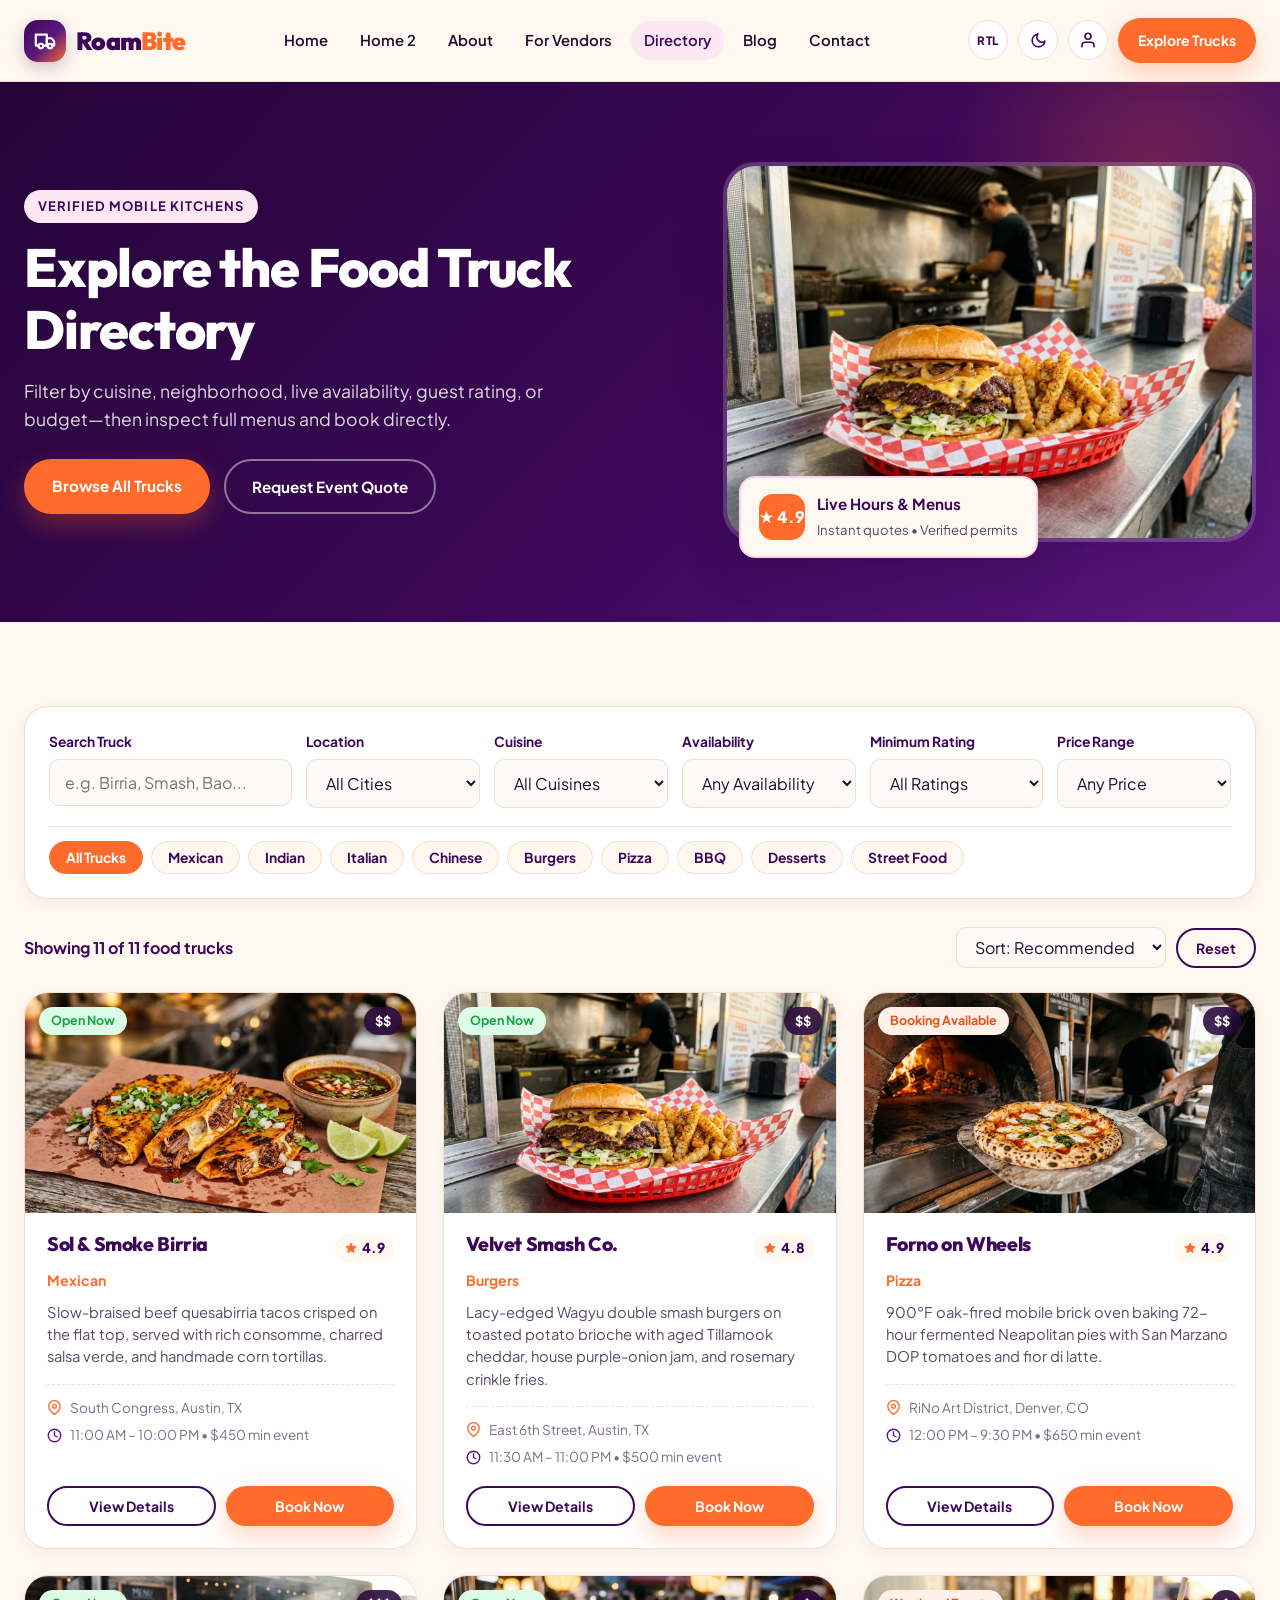
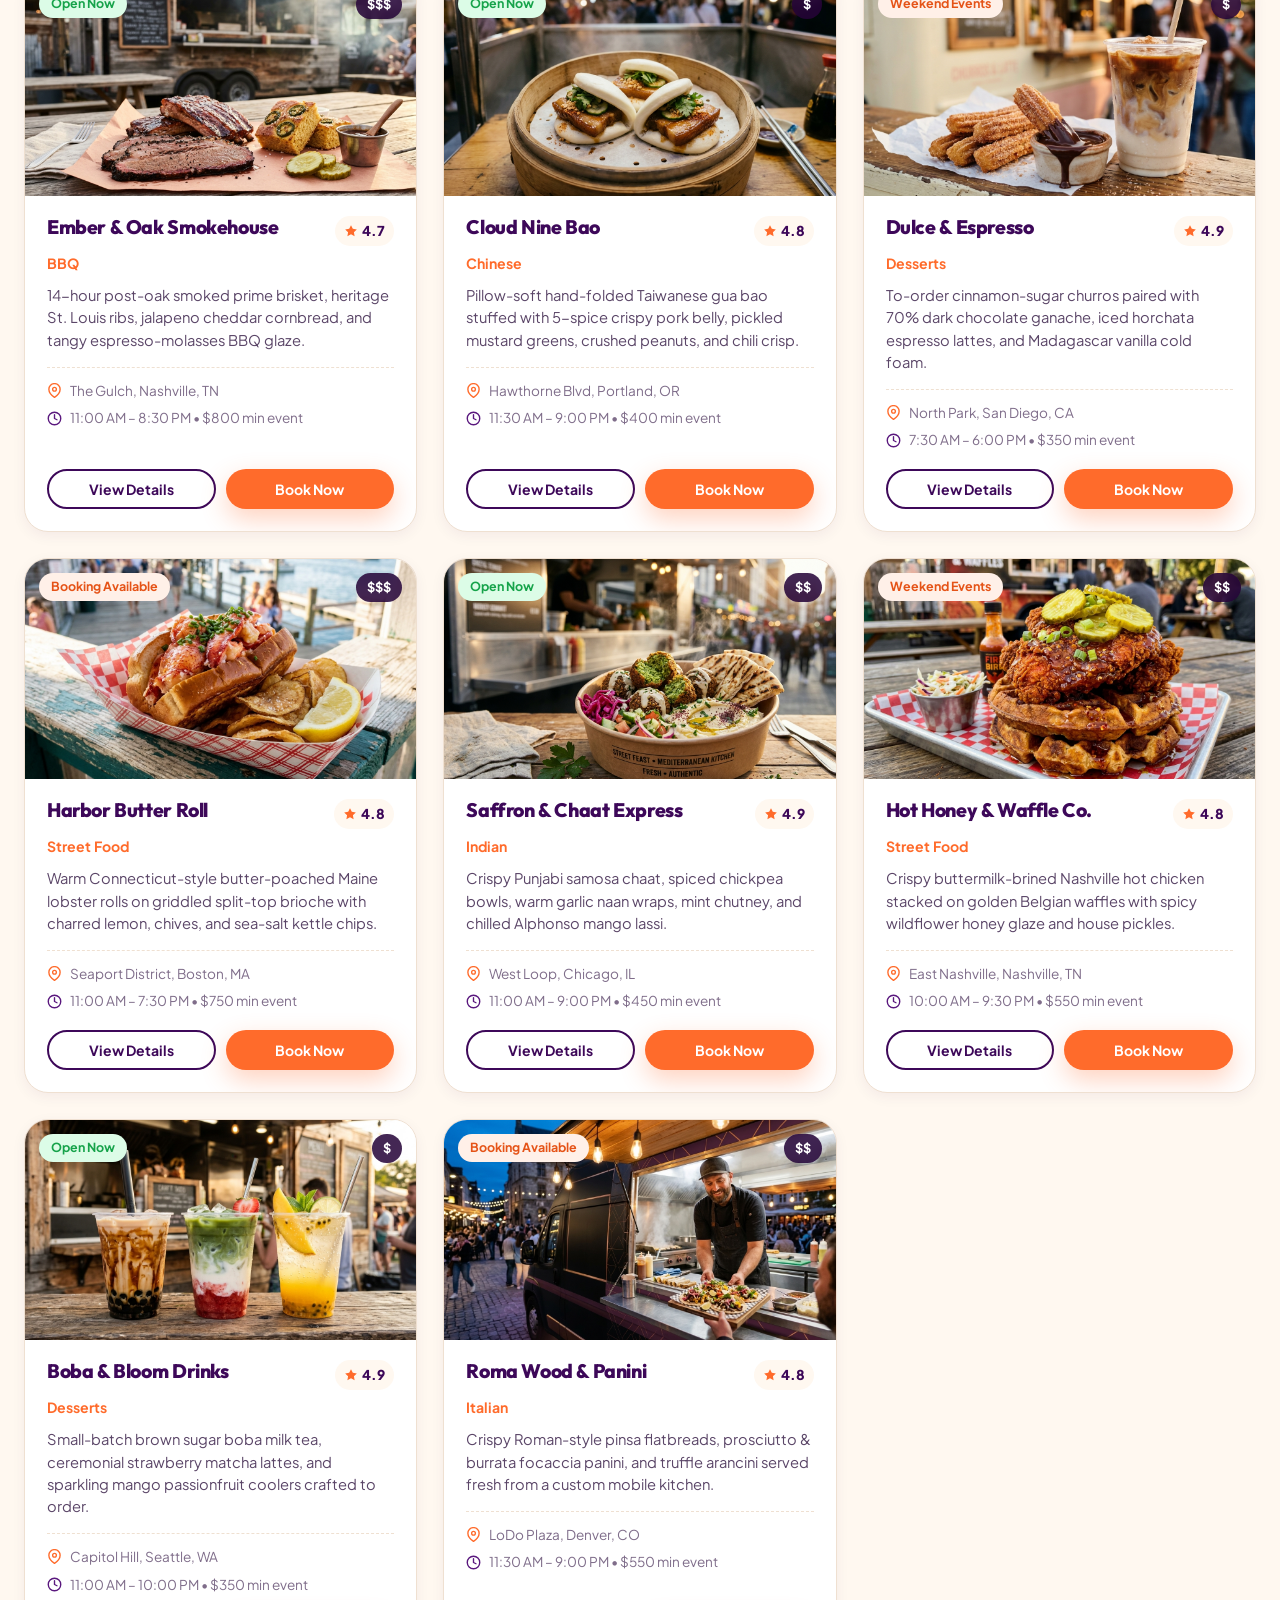
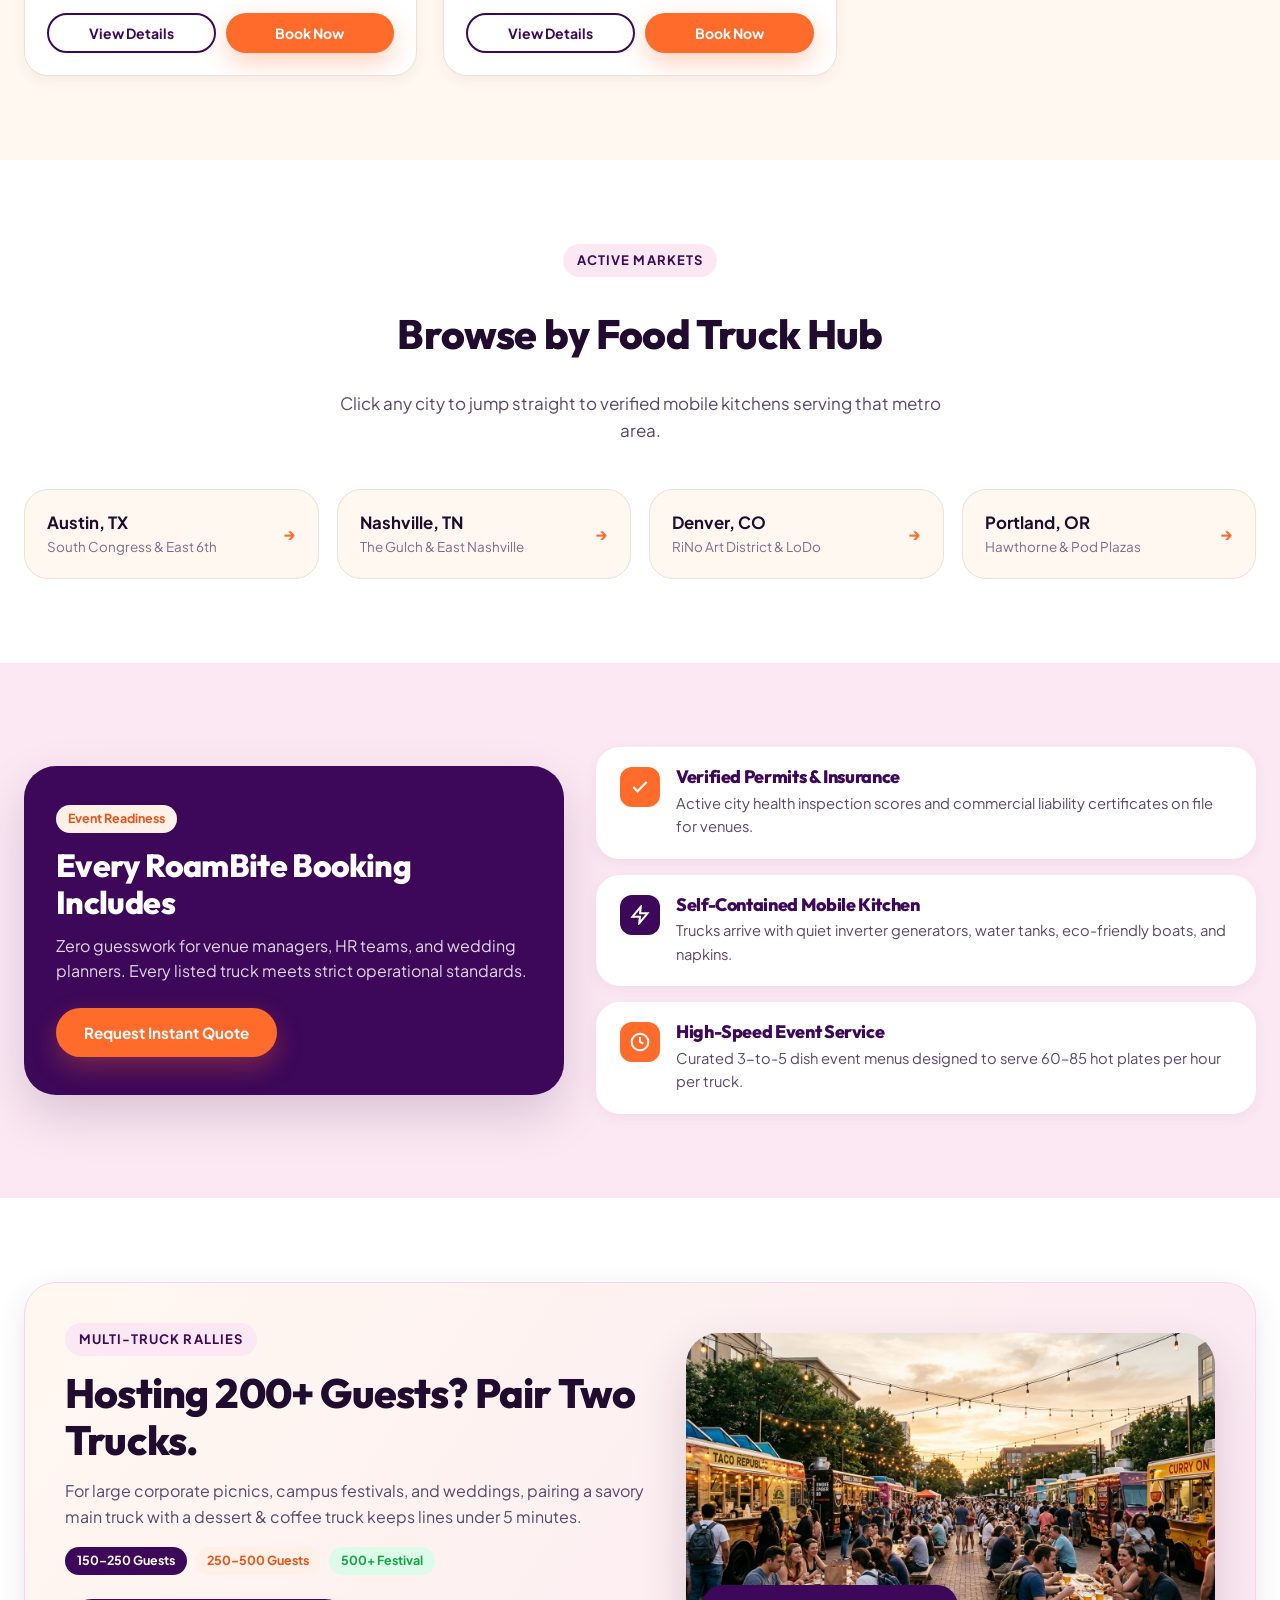
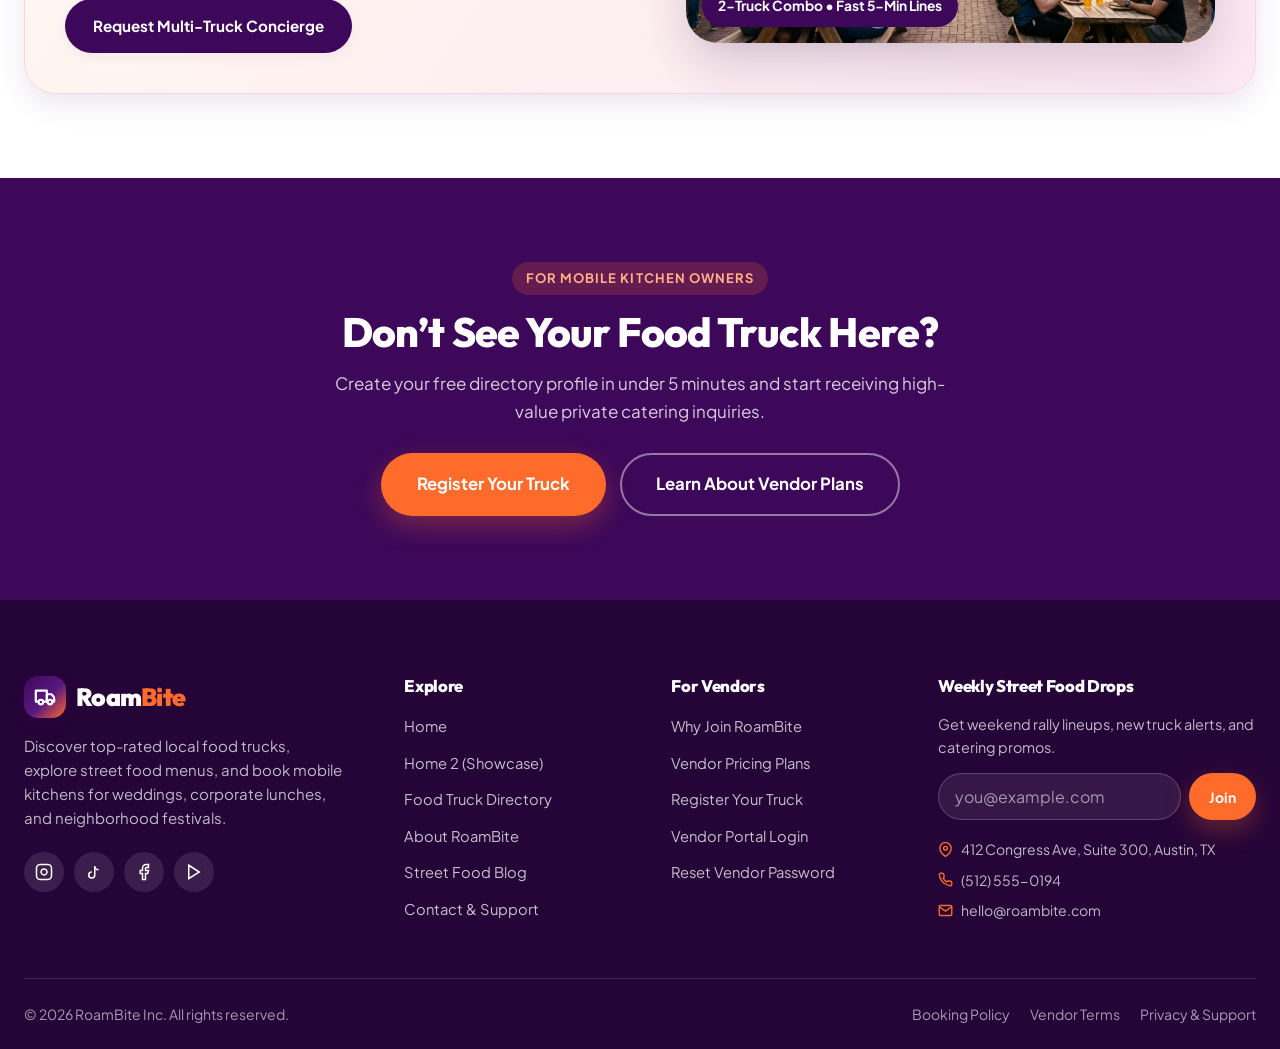
<file: directory.html>
<!DOCTYPE html>
<html lang="en">
<head>
  <meta charset="UTF-8">
  <meta name="viewport" content="width=device-width, initial-scale=1.0">
  <link rel="icon" type="image/svg+xml" href="assets/favicon.svg">
  <title>Food Truck Directory — RoamBite</title>
  <meta name="description" content="Search and filter verified local food trucks by cuisine, location, availability, rating, and price range.">
  <link rel="preconnect" href="https://fonts.googleapis.com">
  <link rel="preconnect" href="https://fonts.gstatic.com" crossorigin>
  <link href="https://fonts.googleapis.com/css2?family=Outfit:wght@600;700;800;900&family=Plus+Jakarta+Sans:wght@400;500;600;700;800&display=swap" rel="stylesheet">
  <link rel="stylesheet" href="css/styles.css">
  <link rel="stylesheet" href="css/pages.css">
</head>
<body data-page="directory">
  <header id="site-header"></header>

  <main>
    <!-- 1. Directory Page Hero -->
    <section class="page-hero">
      <div class="container page-hero-grid">
        <div class="page-hero-content">
          <span class="eyebrow">Verified Mobile Kitchens</span>
          <h1>Explore the Food Truck Directory</h1>
          <p>Filter by cuisine, neighborhood, live availability, guest rating, or budget—then inspect full menus and book directly.</p>
          <div class="page-hero-actions">
            <a href="#directoryTrucksGrid" class="btn btn-primary">Browse All Trucks</a>
            <button type="button" class="btn btn-outline-light" data-book-truck="sol-birria">Request Event Quote</button>
          </div>
        </div>
        <div class="page-hero-media">
          <div class="page-hero-frame">
            <img src="assets/images/truck-burger.jpg" alt="Double smash cheeseburger and fries from food truck">
          </div>
          <div class="page-hero-badge">
            <div class="hero-floating-icon">★ 4.9</div>
            <div>
              <strong style="display:block; font-size:0.95rem;">Live Hours & Menus</strong>
              <span style="font-size:0.82rem; color:var(--text-secondary);">Instant quotes • Verified permits</span>
            </div>
          </div>
        </div>
      </div>
    </section>

    <!-- 2. Interactive Search, Filters & Truck Listings -->
    <section class="section bg-cream">
      <div class="container">
        <div class="directory-filter-bar">
          <div class="filter-controls-grid">
            <div class="form-group">
              <label class="form-label" for="dirSearchInput">Search Truck</label>
              <input type="text" id="dirSearchInput" class="form-control" placeholder="e.g. Birria, Smash, Bao...">
            </div>
            <div class="form-group">
              <label class="form-label" for="dirLocationSelect">Location</label>
              <select id="dirLocationSelect" class="form-control">
                <option value="All">All Cities</option>
                <option value="Austin, TX">Austin, TX</option>
                <option value="Denver, CO">Denver, CO</option>
                <option value="Nashville, TN">Nashville, TN</option>
                <option value="Portland, OR">Portland, OR</option>
                <option value="San Diego, CA">San Diego, CA</option>
                <option value="Boston, MA">Boston, MA</option>
                <option value="Chicago, IL">Chicago, IL</option>
                <option value="Seattle, WA">Seattle, WA</option>
              </select>
            </div>
            <div class="form-group">
              <label class="form-label" for="dirCuisineSelect">Cuisine</label>
              <select id="dirCuisineSelect" class="form-control">
                <option value="All">All Cuisines</option>
                <option value="Mexican">Mexican</option>
                <option value="Indian">Indian</option>
                <option value="Italian">Italian</option>
                <option value="Chinese">Chinese</option>
                <option value="Burgers">Burgers</option>
                <option value="Pizza">Pizza</option>
                <option value="BBQ">BBQ</option>
                <option value="Desserts">Desserts</option>
                <option value="Street Food">Street Food</option>
              </select>
            </div>
            <div class="form-group">
              <label class="form-label" for="dirAvailSelect">Availability</label>
              <select id="dirAvailSelect" class="form-control">
                <option value="All">Any Availability</option>
                <option value="Open Now">Open Now</option>
                <option value="Booking Available">Booking Available</option>
                <option value="Weekend Events">Weekend Events</option>
              </select>
            </div>
            <div class="form-group">
              <label class="form-label" for="dirRatingSelect">Minimum Rating</label>
              <select id="dirRatingSelect" class="form-control">
                <option value="0">All Ratings</option>
                <option value="4.8">4.8★ & Up</option>
                <option value="4.5">4.5★ & Up</option>
              </select>
            </div>
            <div class="form-group">
              <label class="form-label" for="dirPriceSelect">Price Range</label>
              <select id="dirPriceSelect" class="form-control">
                <option value="All">Any Price</option>
                <option value="$">$ (Budget Friendly)</option>
                <option value="$$">$$ (Moderate)</option>
                <option value="$$$">$$$ (Premium)</option>
              </select>
            </div>
          </div>

          <div class="category-pills-row" id="dirCategoryPills">
            <button type="button" class="cat-pill active" data-cuisine="All">All Trucks</button>
            <button type="button" class="cat-pill" data-cuisine="Mexican">Mexican</button>
            <button type="button" class="cat-pill" data-cuisine="Indian">Indian</button>
            <button type="button" class="cat-pill" data-cuisine="Italian">Italian</button>
            <button type="button" class="cat-pill" data-cuisine="Chinese">Chinese</button>
            <button type="button" class="cat-pill" data-cuisine="Burgers">Burgers</button>
            <button type="button" class="cat-pill" data-cuisine="Pizza">Pizza</button>
            <button type="button" class="cat-pill" data-cuisine="BBQ">BBQ</button>
            <button type="button" class="cat-pill" data-cuisine="Desserts">Desserts</button>
            <button type="button" class="cat-pill" data-cuisine="Street Food">Street Food</button>
          </div>
        </div>

        <div class="results-toolbar">
          <strong id="dirResultsCount" style="color:var(--purple-deep);">Showing food trucks</strong>
          <div style="display:flex; align-items:center; gap:10px;">
            <select id="dirSortSelect" class="form-control" style="padding:8px 14px;" aria-label="Sort trucks">
              <option value="recommended">Sort: Recommended</option>
              <option value="rating">Highest Rated</option>
              <option value="reviews">Most Reviewed</option>
              <option value="name">Name (A–Z)</option>
            </select>
            <button type="button" id="dirResetBtn" class="btn btn-outline btn-sm">Reset</button>
          </div>
        </div>

        <div class="grid-3" id="directoryTrucksGrid"></div>
      </div>
    </section>

    <!-- 3. Top Food Truck Cities -->
    <section class="section bg-white reveal">
      <div class="container">
        <div class="section-header centered">
          <span class="eyebrow">Active Markets</span>
          <h2 class="section-title">Browse by Food Truck Hub</h2>
          <p class="section-subtitle">Click any city to jump straight to verified mobile kitchens serving that metro area.</p>
        </div>
        <div class="city-hub-grid">
          <a href="directory.html?city=Austin" class="city-hub-pill">
            <div>
              <strong style="display:block; font-size:1.05rem;">Austin, TX</strong>
              <p style="font-size:0.84rem; color:var(--text-muted);">South Congress & East 6th</p>
            </div>
            <span style="font-weight:800; color:var(--orange-warm);">→</span>
          </a>
          <a href="directory.html?city=Nashville" class="city-hub-pill">
            <div>
              <strong style="display:block; font-size:1.05rem;">Nashville, TN</strong>
              <p style="font-size:0.84rem; color:var(--text-muted);">The Gulch & East Nashville</p>
            </div>
            <span style="font-weight:800; color:var(--orange-warm);">→</span>
          </a>
          <a href="directory.html?city=Denver" class="city-hub-pill">
            <div>
              <strong style="display:block; font-size:1.05rem;">Denver, CO</strong>
              <p style="font-size:0.84rem; color:var(--text-muted);">RiNo Art District & LoDo</p>
            </div>
            <span style="font-weight:800; color:var(--orange-warm);">→</span>
          </a>
          <a href="directory.html?city=Portland" class="city-hub-pill">
            <div>
              <strong style="display:block; font-size:1.05rem;">Portland, OR</strong>
              <p style="font-size:0.84rem; color:var(--text-muted);">Hawthorne & Pod Plazas</p>
            </div>
            <span style="font-weight:800; color:var(--orange-warm);">→</span>
          </a>
        </div>
      </div>
    </section>

    <!-- 4. What's Included in Every Booking (Split Guarantee Showcase) -->
    <section class="section bg-pink reveal">
      <div class="container booking-includes-split">
        <div class="guarantee-panel">
          <span class="badge badge-booking" style="margin-bottom:14px;">Event Readiness</span>
          <h2 style="font-size:2rem; margin-bottom:12px;">Every RoamBite Booking Includes</h2>
          <p style="color:rgba(255,255,255,0.84); margin-bottom:24px;">Zero guesswork for venue managers, HR teams, and wedding planners. Every listed truck meets strict operational standards.</p>
          <button type="button" class="btn btn-primary" data-book-truck="sol-birria">Request Instant Quote</button>
        </div>

        <div class="guarantee-pills-stack">
          <div class="guarantee-pill-row">
            <div class="guarantee-check">
              <svg width="20" height="20" viewBox="0 0 24 24" fill="none" stroke="currentColor" stroke-width="2.6"><polyline points="20 6 9 17 4 12"/></svg>
            </div>
            <div>
              <h3 style="color:var(--purple-deep); font-size:1.12rem; margin-bottom:4px;">Verified Permits & Insurance</h3>
              <p style="font-size:0.92rem; color:var(--text-secondary);">Active city health inspection scores and commercial liability certificates on file for venues.</p>
            </div>
          </div>
          <div class="guarantee-pill-row">
            <div class="guarantee-check" style="background:var(--purple-deep);">
              <svg width="20" height="20" viewBox="0 0 24 24" fill="none" stroke="currentColor" stroke-width="2.4"><polygon points="13 2 3 14 12 14 11 22 21 10 12 10 13 2"/></svg>
            </div>
            <div>
              <h3 style="color:var(--purple-deep); font-size:1.12rem; margin-bottom:4px;">Self-Contained Mobile Kitchen</h3>
              <p style="font-size:0.92rem; color:var(--text-secondary);">Trucks arrive with quiet inverter generators, water tanks, eco-friendly boats, and napkins.</p>
            </div>
          </div>
          <div class="guarantee-pill-row">
            <div class="guarantee-check">
              <svg width="20" height="20" viewBox="0 0 24 24" fill="none" stroke="currentColor" stroke-width="2.4"><circle cx="12" cy="12" r="10"/><polyline points="12 6 12 12 16 14"/></svg>
            </div>
            <div>
              <h3 style="color:var(--purple-deep); font-size:1.12rem; margin-bottom:4px;">High-Speed Event Service</h3>
              <p style="font-size:0.92rem; color:var(--text-secondary);">Curated 3-to-5 dish event menus designed to serve 60–85 hot plates per hour per truck.</p>
            </div>
          </div>
        </div>
      </div>
    </section>

    <!-- 5. Group & Multi-Truck Showcase Card -->
    <section class="section bg-white reveal">
      <div class="container">
        <div class="concierge-showcase-card">
          <div>
            <span class="eyebrow">Multi-Truck Rallies</span>
            <h2 class="section-title" style="margin-bottom:14px;">Hosting 200+ Guests? Pair Two Trucks.</h2>
            <p style="color:var(--text-secondary); margin-bottom:18px;">For large corporate picnics, campus festivals, and weddings, pairing a savory main truck with a dessert & coffee truck keeps lines under 5 minutes.</p>
            <div style="display:flex; flex-wrap:wrap; gap:8px; margin-bottom:24px;">
              <span class="badge badge-purple">150–250 Guests</span>
              <span class="badge badge-booking">250–500 Guests</span>
              <span class="badge badge-open">500+ Festival</span>
            </div>
            <a href="contact.html" class="btn btn-purple">Request Multi-Truck Concierge</a>
          </div>
          <div style="position:relative;">
            <img src="assets/images/hero-festival.jpg" alt="Multi-truck outdoor rally" style="width:100%; height:310px; border-radius:var(--radius-xl); object-fit:cover; box-shadow:var(--shadow-lg);">
            <div style="position:absolute; bottom:16px; left:16px; background:var(--purple-deep); color:#fff; padding:10px 16px; border-radius:var(--radius-pill); font-weight:700; font-size:0.86rem; box-shadow:var(--shadow-md);">
              2-Truck Combo • Fast 5-Min Lines
            </div>
          </div>
        </div>
      </div>
    </section>

    <!-- 6. Vendor Listing CTA -->
    <section class="section bg-purple reveal">
      <div class="container" style="text-align:center; max-width:740px;">
        <span class="eyebrow">For Mobile Kitchen Owners</span>
        <h2 class="section-title" style="margin-bottom:14px;">Don’t See Your Food Truck Here?</h2>
        <p class="section-subtitle" style="margin:0 auto 28px;">Create your free directory profile in under 5 minutes and start receiving high-value private catering inquiries.</p>
        <div style="display:flex; justify-content:center; gap:14px; flex-wrap:wrap;">
          <a href="vendor-auth.html?tab=signup" class="btn btn-primary btn-lg">Register Your Truck</a>
          <a href="for-vendors.html" class="btn btn-outline-light btn-lg">Learn About Vendor Plans</a>
        </div>
      </div>
    </section>
  </main>

  <footer id="site-footer"></footer>

  <script src="js/data.js"></script>
  <script src="js/app-state.js"></script>
  <script src="js/components.js"></script>
  <script src="js/main.js"></script>
  <script src="js/directory.js"></script>
</body>
</html>
</file>
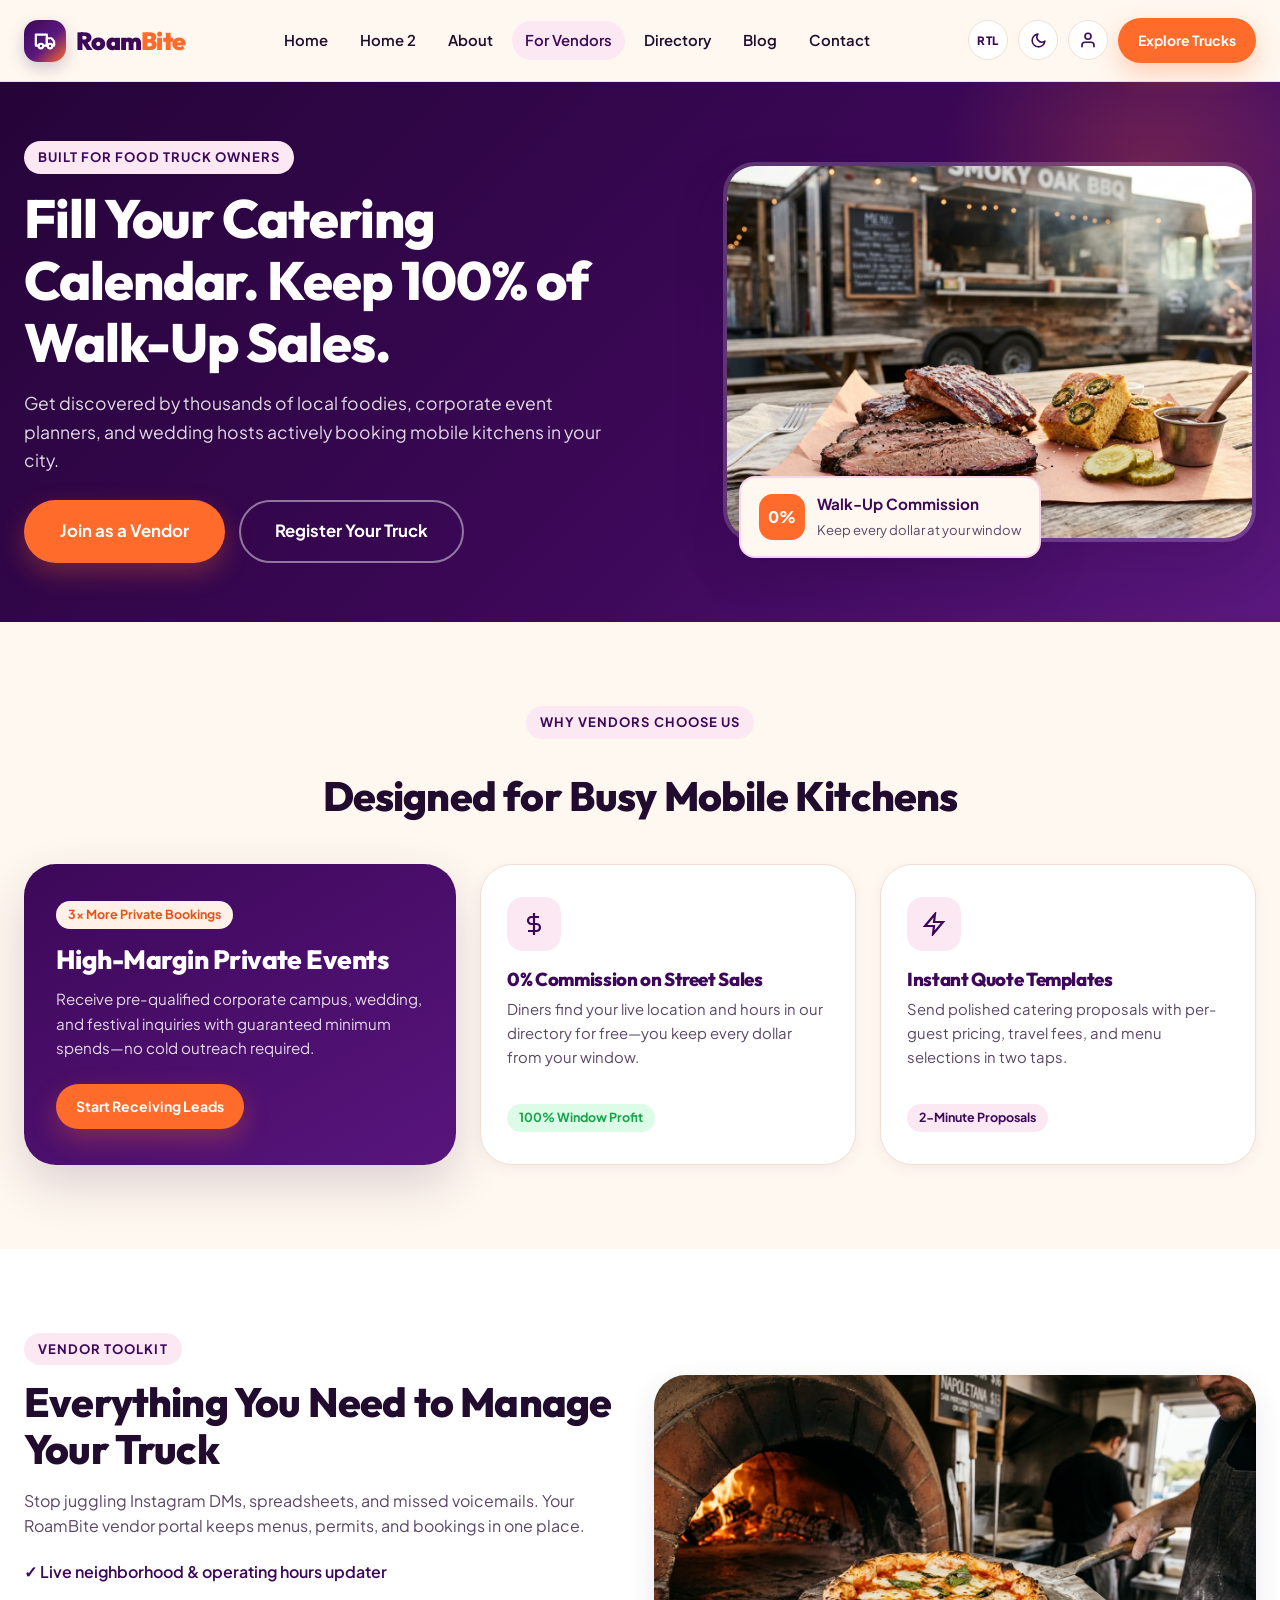
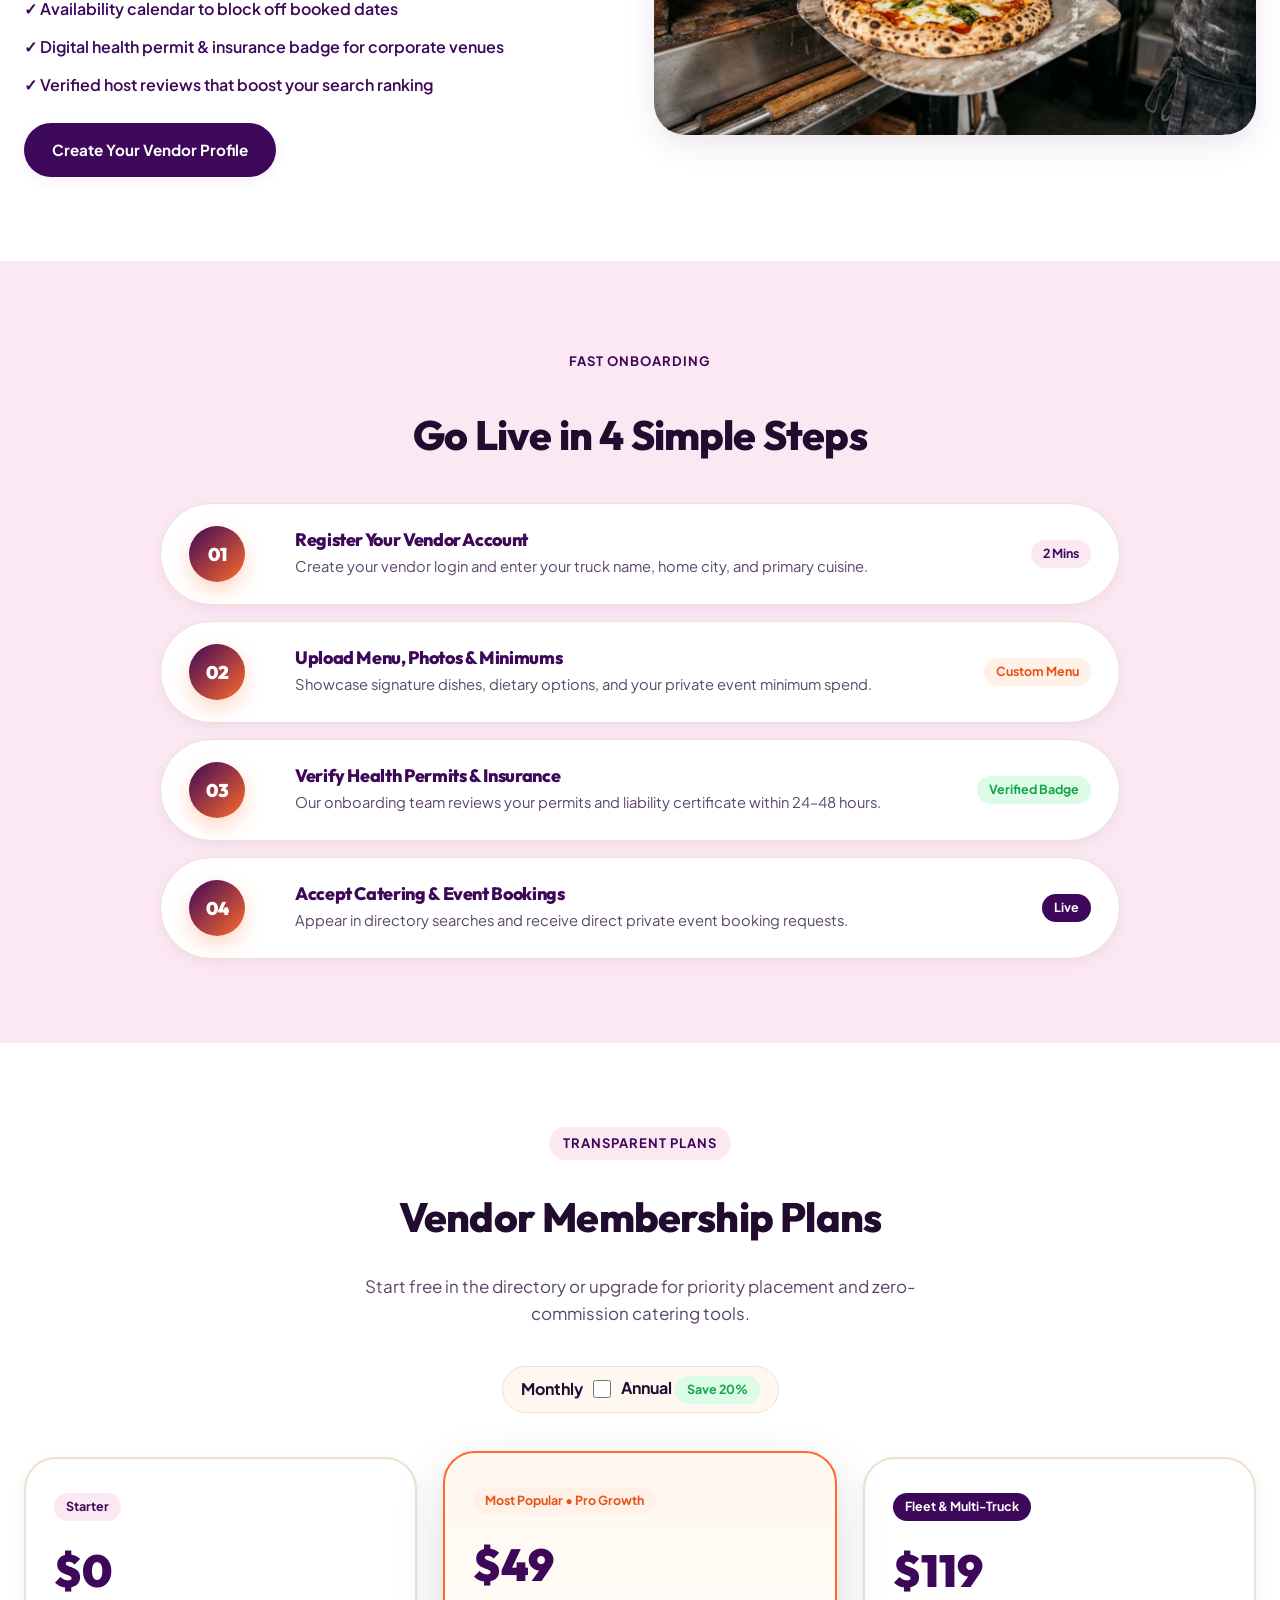
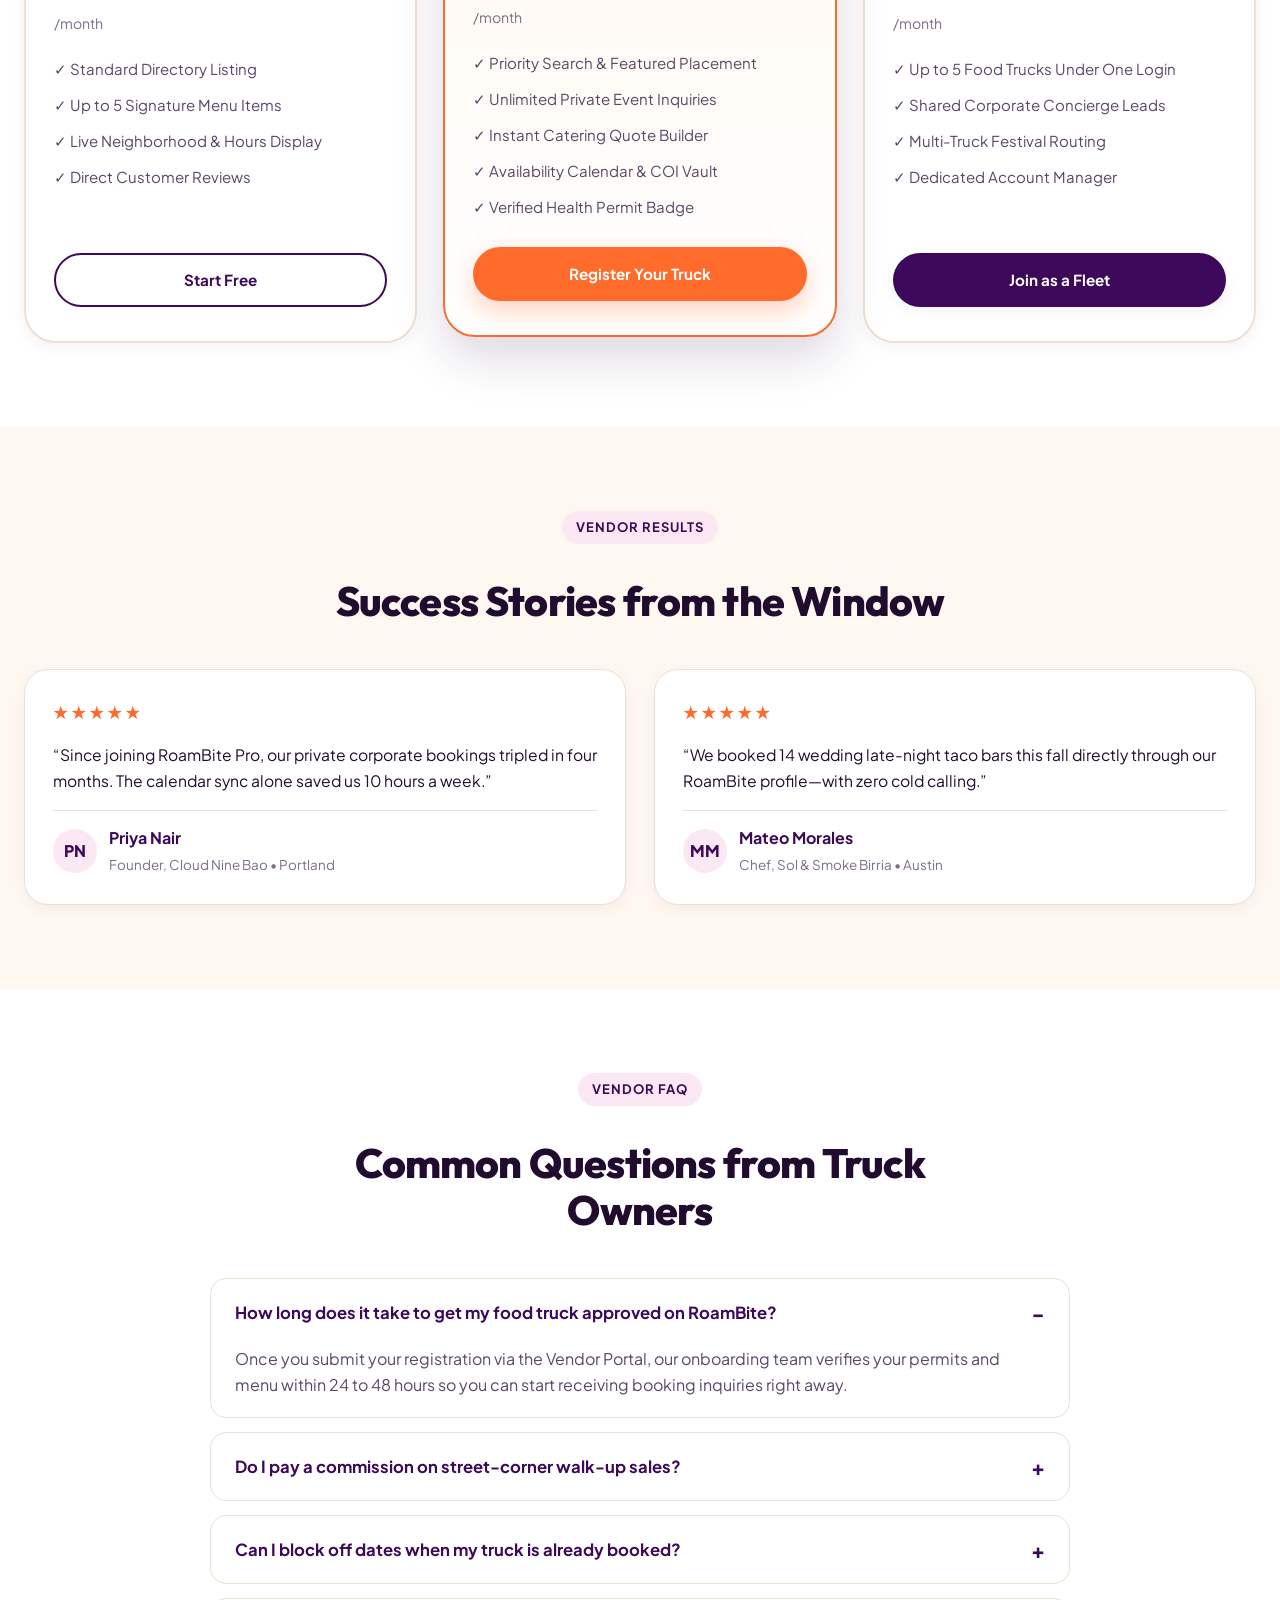
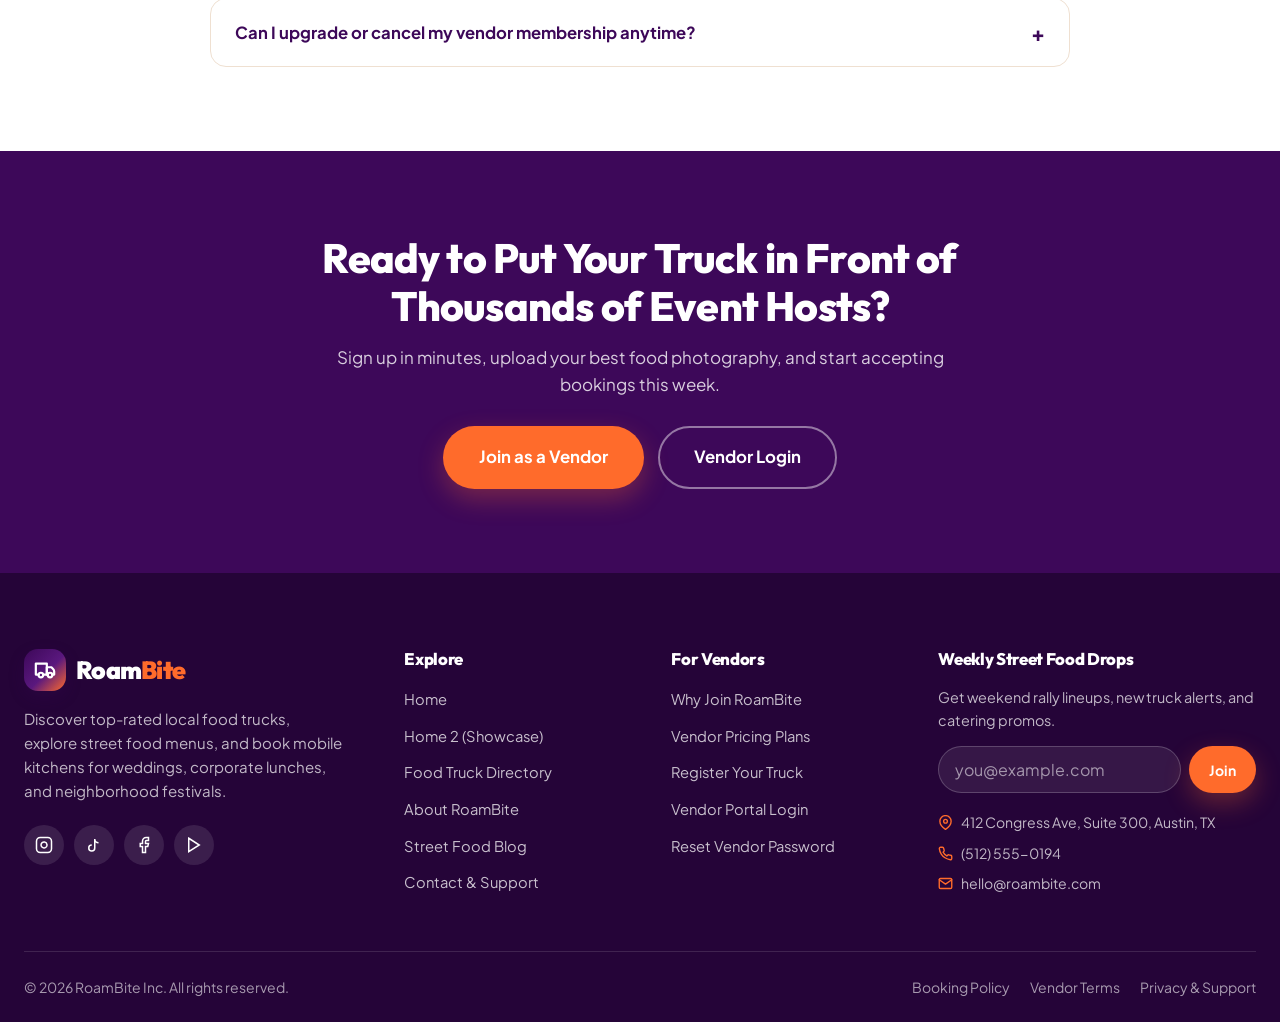
<file: for-vendors.html>
﻿<!DOCTYPE html>
<html lang="en">
<head>
  <meta charset="UTF-8">
  <meta name="viewport" content="width=device-width, initial-scale=1.0">
  <link rel="icon" type="image/svg+xml" href="assets/favicon.svg">
  <title>For Vendors — Grow Your Food Truck Business | RoamBite</title>
  <meta name="description" content="Join RoamBite to fill your catering calendar, showcase your street food menu, and keep 100% of walk-up sales.">
  <link rel="preconnect" href="https://fonts.googleapis.com">
  <link rel="preconnect" href="https://fonts.gstatic.com" crossorigin>
  <link href="https://fonts.googleapis.com/css2?family=Outfit:wght@600;700;800;900&family=Plus+Jakarta+Sans:wght@400;500;600;700;800&display=swap" rel="stylesheet">
  <link rel="stylesheet" href="css/styles.css">
  <link rel="stylesheet" href="css/pages.css">
</head>
<body data-page="for-vendors">
  <header id="site-header"></header>

  <main>
    <!-- 1. For Vendors Hero -->
    <section class="page-hero">
      <div class="container page-hero-grid">
        <div class="page-hero-content">
          <span class="eyebrow">Built for Food Truck Owners</span>
          <h1>Fill Your Catering Calendar. Keep 100% of Walk-Up Sales.</h1>
          <p>Get discovered by thousands of local foodies, corporate event planners, and wedding hosts actively booking mobile kitchens in your city.</p>
          <div class="page-hero-actions">
            <a href="vendor-auth.html?tab=signup" class="btn btn-primary btn-lg">Join as a Vendor</a>
            <a href="vendor-auth.html?tab=signup" class="btn btn-outline-light btn-lg">Register Your Truck</a>
          </div>
        </div>
        <div class="page-hero-media">
          <div class="page-hero-frame">
            <img src="assets/images/truck-bbq.jpg" alt="Smoked BBQ food truck catering spread">
          </div>
          <div class="page-hero-badge">
            <div class="hero-floating-icon">0%</div>
            <div>
              <strong style="display:block; font-size:0.95rem;">Walk-Up Commission</strong>
              <span style="font-size:0.82rem; color:var(--text-secondary);">Keep every dollar at your window</span>
            </div>
          </div>
        </div>
      </div>
    </section>

    <!-- 2. Vendor Benefits (Contrast Bento Grid) -->
    <section class="section bg-cream">
      <div class="container">
        <div class="section-header centered">
          <span class="eyebrow">Why Vendors Choose Us</span>
          <h2 class="section-title">Designed for Busy Mobile Kitchens</h2>
        </div>
        <div class="vendor-bento">
          <div class="vendor-bento-lead">
            <div>
              <span class="badge badge-booking" style="margin-bottom:16px;">3x More Private Bookings</span>
              <h3 style="font-size:1.65rem; margin-bottom:12px;">High-Margin Private Events</h3>
              <p style="color:rgba(255,255,255,0.84); font-size:0.95rem;">Receive pre-qualified corporate campus, wedding, and festival inquiries with guaranteed minimum spends—no cold outreach required.</p>
            </div>
            <div style="margin-top:24px;">
              <a href="vendor-auth.html?tab=signup" class="btn btn-primary btn-sm">Start Receiving Leads</a>
            </div>
          </div>

          <div class="vendor-bento-card">
            <div>
              <div class="vendor-icon-circle">
                <svg width="24" height="24" viewBox="0 0 24 24" fill="none" stroke="currentColor" stroke-width="2.2"><line x1="12" y1="1" x2="12" y2="23"/><path d="M17 5H9.5a3.5 3.5 0 0 0 0 7h5a3.5 3.5 0 0 1 0 7H6"/></svg>
              </div>
              <h3 style="color:var(--purple-deep); margin-bottom:8px;">0% Commission on Street Sales</h3>
              <p style="color:var(--text-secondary); font-size:0.93rem;">Diners find your live location and hours in our directory for free—you keep every dollar from your window.</p>
            </div>
            <span class="badge badge-open" style="align-self:flex-start; margin-top:18px;">100% Window Profit</span>
          </div>

          <div class="vendor-bento-card">
            <div>
              <div class="vendor-icon-circle">
                <svg width="24" height="24" viewBox="0 0 24 24" fill="none" stroke="currentColor" stroke-width="2.2"><polygon points="13 2 3 14 12 14 11 22 21 10 12 10 13 2"/></svg>
              </div>
              <h3 style="color:var(--purple-deep); margin-bottom:8px;">Instant Quote Templates</h3>
              <p style="color:var(--text-secondary); font-size:0.93rem;">Send polished catering proposals with per-guest pricing, travel fees, and menu selections in two taps.</p>
            </div>
            <span class="badge badge-pink" style="align-self:flex-start; margin-top:18px;">2-Minute Proposals</span>
          </div>
        </div>
      </div>
    </section>

    <!-- 3. Platform Features -->
    <section class="section bg-white reveal">
      <div class="container grid-2" style="align-items:center;">
        <div>
          <span class="eyebrow">Vendor Toolkit</span>
          <h2 class="section-title" style="margin-bottom:14px;">Everything You Need to Manage Your Truck</h2>
          <p style="color:var(--text-secondary); margin-bottom:20px;">Stop juggling Instagram DMs, spreadsheets, and missed voicemails. Your RoamBite vendor portal keeps menus, permits, and bookings in one place.</p>
          <ul style="display:flex; flex-direction:column; gap:12px; margin-bottom:26px; font-weight:600; color:var(--purple-deep);">
            <li>✓ Live neighborhood & operating hours updater</li>
            <li>✓ Availability calendar to block off booked dates</li>
            <li>✓ Digital health permit & insurance badge for corporate venues</li>
            <li>✓ Verified host reviews that boost your search ranking</li>
          </ul>
          <a href="vendor-auth.html?tab=signup" class="btn btn-purple">Create Your Vendor Profile</a>
        </div>
        <div style="border-radius:var(--radius-xl); overflow:hidden; box-shadow:var(--shadow-md);">
          <img src="assets/images/truck-pizza.jpg" alt="Wood fired pizza oven inside food truck" style="width:100%; height:360px;">
        </div>
      </div>
    </section>

    <!-- 4. Registration Steps -->
    <section class="section bg-pink reveal">
      <div class="container">
        <div class="section-header centered">
          <span class="eyebrow">Fast Onboarding</span>
          <h2 class="section-title">Go Live in 4 Simple Steps</h2>
        </div>
        <div class="vendor-ribbon-list">
          <div class="vendor-ribbon-item">
            <div class="timeline-orb" style="margin:0;">01</div>
            <div>
              <h4 style="color:var(--purple-deep); font-size:1.12rem; margin-bottom:4px;">Register Your Vendor Account</h4>
              <p style="font-size:0.92rem; color:var(--text-secondary);">Create your vendor login and enter your truck name, home city, and primary cuisine.</p>
            </div>
            <span class="badge badge-pink">2 Mins</span>
          </div>
          <div class="vendor-ribbon-item">
            <div class="timeline-orb" style="margin:0;">02</div>
            <div>
              <h4 style="color:var(--purple-deep); font-size:1.12rem; margin-bottom:4px;">Upload Menu, Photos & Minimums</h4>
              <p style="font-size:0.92rem; color:var(--text-secondary);">Showcase signature dishes, dietary options, and your private event minimum spend.</p>
            </div>
            <span class="badge badge-booking">Custom Menu</span>
          </div>
          <div class="vendor-ribbon-item">
            <div class="timeline-orb" style="margin:0;">03</div>
            <div>
              <h4 style="color:var(--purple-deep); font-size:1.12rem; margin-bottom:4px;">Verify Health Permits & Insurance</h4>
              <p style="font-size:0.92rem; color:var(--text-secondary);">Our onboarding team reviews your permits and liability certificate within 24–48 hours.</p>
            </div>
            <span class="badge badge-open">Verified Badge</span>
          </div>
          <div class="vendor-ribbon-item">
            <div class="timeline-orb" style="margin:0;">04</div>
            <div>
              <h4 style="color:var(--purple-deep); font-size:1.12rem; margin-bottom:4px;">Accept Catering & Event Bookings</h4>
              <p style="font-size:0.92rem; color:var(--text-secondary);">Appear in directory searches and receive direct private event booking requests.</p>
            </div>
            <span class="badge badge-purple">Live</span>
          </div>
        </div>
      </div>
    </section>

    <!-- 5. Pricing & Membership Plans -->
    <section class="section bg-white reveal" id="pricing">
      <div class="container">
        <div class="section-header centered">
          <span class="eyebrow">Transparent Plans</span>
          <h2 class="section-title">Vendor Membership Plans</h2>
          <p class="section-subtitle">Start free in the directory or upgrade for priority placement and zero-commission catering tools.</p>
          <label style="display:inline-flex; align-items:center; gap:10px; margin-top:18px; background:var(--cream-soft); padding:8px 18px; border-radius:var(--radius-pill); border:1px solid var(--cream-border); font-weight:700; cursor:pointer;">
            <span>Monthly</span>
            <input type="checkbox" id="billingToggle" style="accent-color:var(--orange-warm); width:18px; height:18px;">
            <span>Annual <span class="badge badge-open">Save 20%</span></span>
          </label>
        </div>

        <div class="grid-3">
          <div class="pricing-card">
            <span class="badge badge-pink" style="align-self:flex-start;">Starter</span>
            <div class="price-amount" data-monthly="$0" data-annual="$0">$0</div>
            <span class="billing-period" style="color:var(--text-muted); font-size:0.88rem;">/month</span>
            <ul class="pricing-features">
              <li>✓ Standard Directory Listing</li>
              <li>✓ Up to 5 Signature Menu Items</li>
              <li>✓ Live Neighborhood & Hours Display</li>
              <li>✓ Direct Customer Reviews</li>
            </ul>
            <a href="vendor-auth.html?tab=signup" class="btn btn-outline" style="width:100%;">Start Free</a>
          </div>

          <div class="pricing-card featured">
            <span class="badge badge-booking" style="align-self:flex-start;">Most Popular • Pro Growth</span>
            <div class="price-amount" data-monthly="$49" data-annual="$39">$49</div>
            <span class="billing-period" style="color:var(--text-muted); font-size:0.88rem;">/month</span>
            <ul class="pricing-features">
              <li>✓ Priority Search & Featured Placement</li>
              <li>✓ Unlimited Private Event Inquiries</li>
              <li>✓ Instant Catering Quote Builder</li>
              <li>✓ Availability Calendar & COI Vault</li>
              <li>✓ Verified Health Permit Badge</li>
            </ul>
            <a href="vendor-auth.html?tab=signup" class="btn btn-primary" style="width:100%;">Register Your Truck</a>
          </div>

          <div class="pricing-card">
            <span class="badge badge-purple" style="align-self:flex-start;">Fleet & Multi-Truck</span>
            <div class="price-amount" data-monthly="$119" data-annual="$95">$119</div>
            <span class="billing-period" style="color:var(--text-muted); font-size:0.88rem;">/month</span>
            <ul class="pricing-features">
              <li>✓ Up to 5 Food Trucks Under One Login</li>
              <li>✓ Shared Corporate Concierge Leads</li>
              <li>✓ Multi-Truck Festival Routing</li>
              <li>✓ Dedicated Account Manager</li>
            </ul>
            <a href="vendor-auth.html?tab=signup" class="btn btn-purple" style="width:100%;">Join as a Fleet</a>
          </div>
        </div>
      </div>
    </section>

    <!-- 6. Vendor Success Stories -->
    <section class="section bg-cream reveal">
      <div class="container">
        <div class="section-header centered">
          <span class="eyebrow">Vendor Results</span>
          <h2 class="section-title">Success Stories from the Window</h2>
        </div>
        <div class="grid-2">
          <article class="testimonial-card">
            <div class="testimonial-stars">★★★★★</div>
            <p class="testimonial-quote">“Since joining RoamBite Pro, our private corporate bookings tripled in four months. The calendar sync alone saved us 10 hours a week.”</p>
            <div class="testimonial-author">
              <div class="author-avatar">PN</div>
              <div>
                <strong style="color:var(--purple-deep); display:block;">Priya Nair</strong>
                <span style="font-size:0.84rem; color:var(--text-muted);">Founder, Cloud Nine Bao • Portland</span>
              </div>
            </div>
          </article>
          <article class="testimonial-card">
            <div class="testimonial-stars">★★★★★</div>
            <p class="testimonial-quote">“We booked 14 wedding late-night taco bars this fall directly through our RoamBite profile—with zero cold calling.”</p>
            <div class="testimonial-author">
              <div class="author-avatar">MM</div>
              <div>
                <strong style="color:var(--purple-deep); display:block;">Mateo Morales</strong>
                <span style="font-size:0.84rem; color:var(--text-muted);">Chef, Sol & Smoke Birria • Austin</span>
              </div>
            </div>
          </article>
        </div>
      </div>
    </section>

    <!-- 7. Vendor FAQs & Final CTA -->
    <section class="section bg-white reveal" id="vendor-faq">
      <div class="container">
        <div class="section-header centered">
          <span class="eyebrow">Vendor FAQ</span>
          <h2 class="section-title">Common Questions from Truck Owners</h2>
        </div>
        <div class="faq-list" id="vendorFaqList"></div>
      </div>
    </section>

    <section class="section bg-purple reveal">
      <div class="container" style="text-align:center; max-width:740px;">
        <h2 class="section-title" style="margin-bottom:14px;">Ready to Put Your Truck in Front of Thousands of Event Hosts?</h2>
        <p class="section-subtitle" style="margin:0 auto 28px;">Sign up in minutes, upload your best food photography, and start accepting bookings this week.</p>
        <div style="display:flex; justify-content:center; gap:14px; flex-wrap:wrap;">
          <a href="vendor-auth.html?tab=signup" class="btn btn-primary btn-lg">Join as a Vendor</a>
          <a href="vendor-auth.html?tab=login" class="btn btn-outline-light btn-lg">Vendor Login</a>
        </div>
      </div>
    </section>
  </main>

  <footer id="site-footer"></footer>

  <script src="js/data.js"></script>
  <script src="js/app-state.js"></script>
  <script src="js/components.js"></script>
  <script src="js/main.js"></script>
  <script src="js/forms.js"></script>
</body>
</html>
</file>
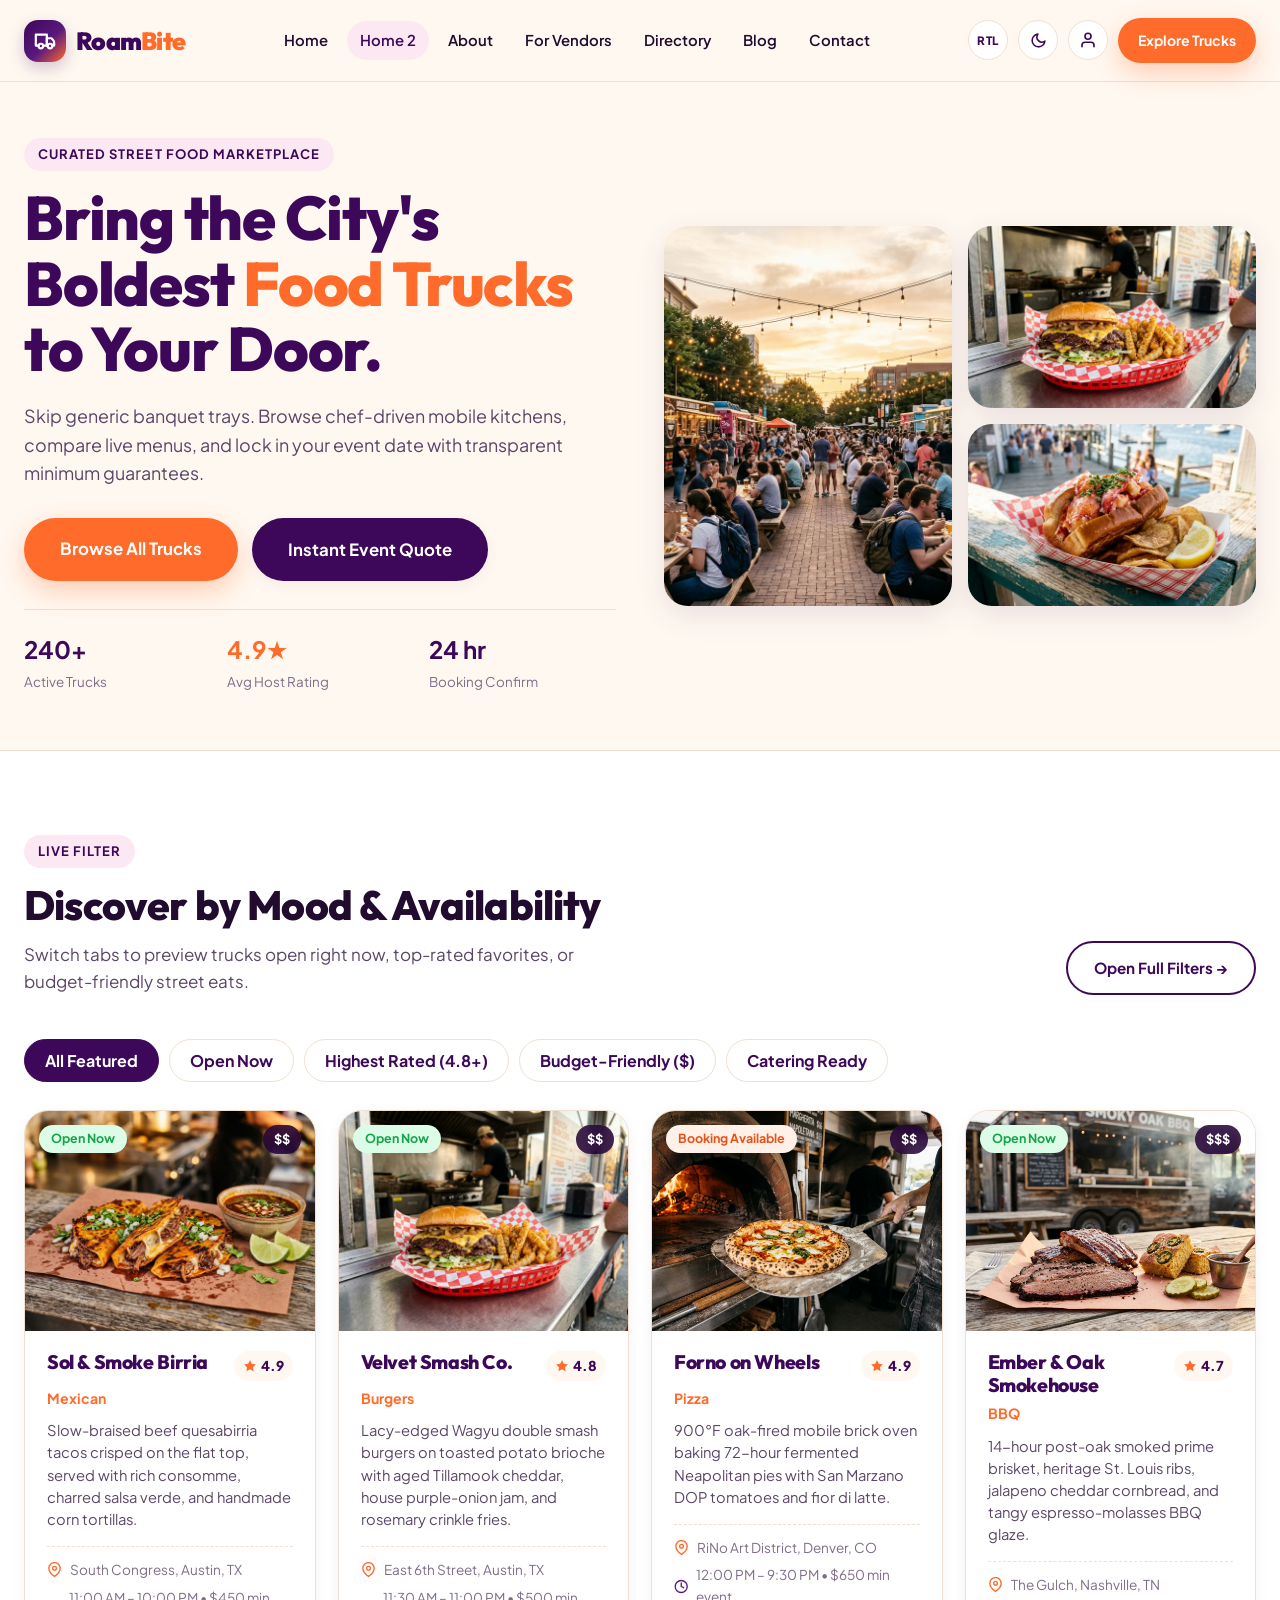
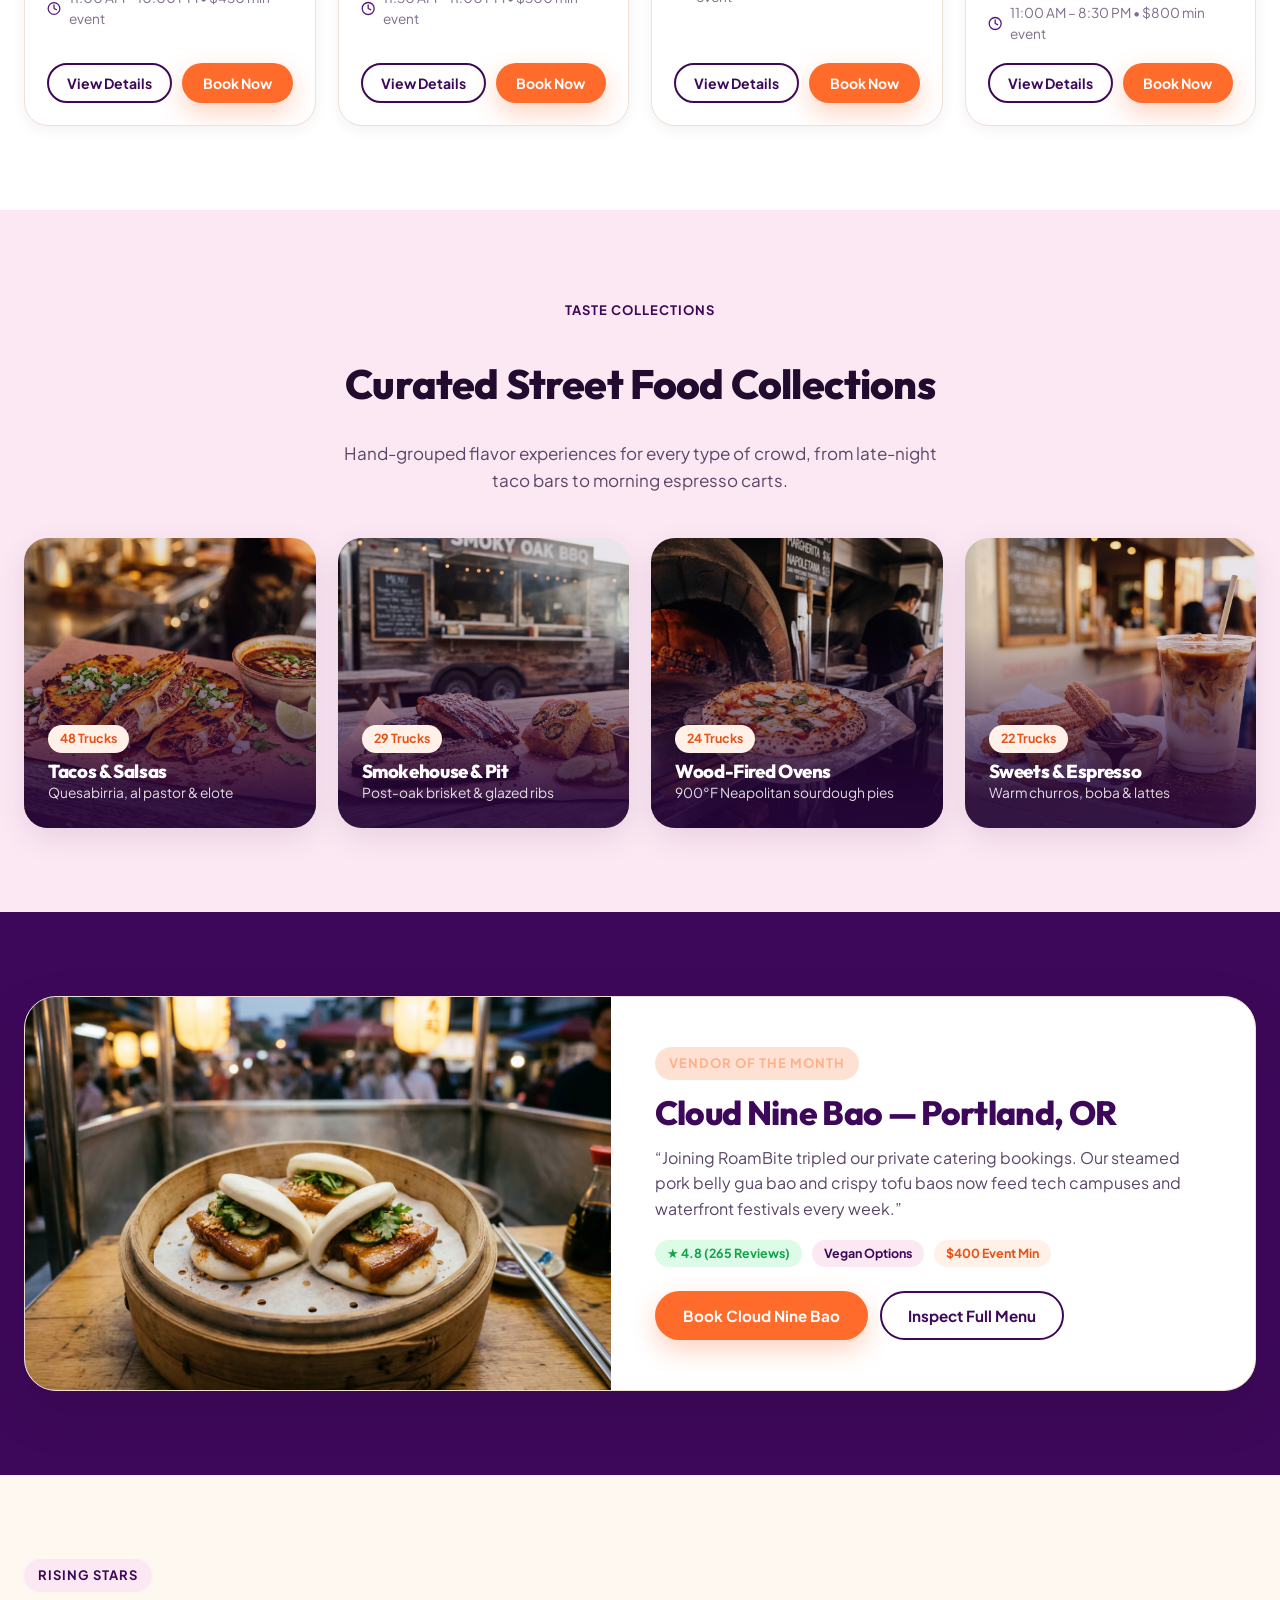
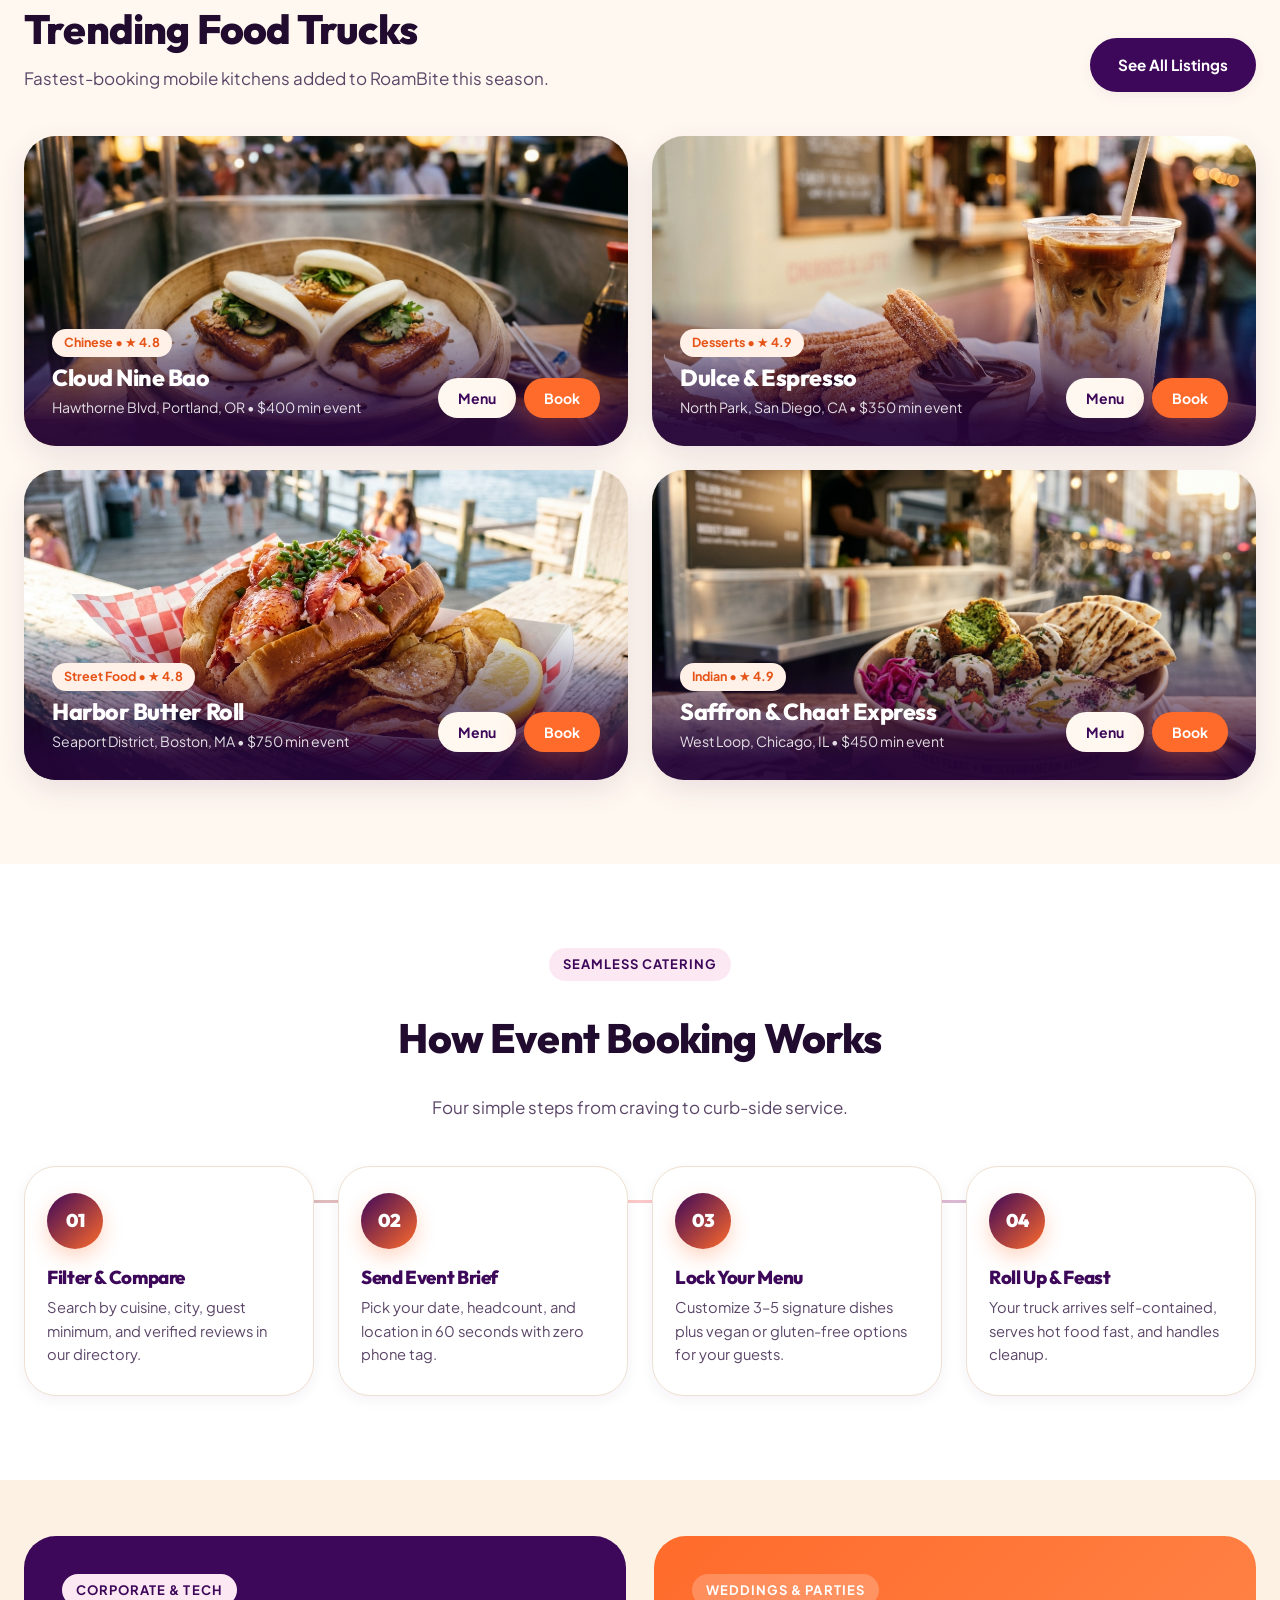
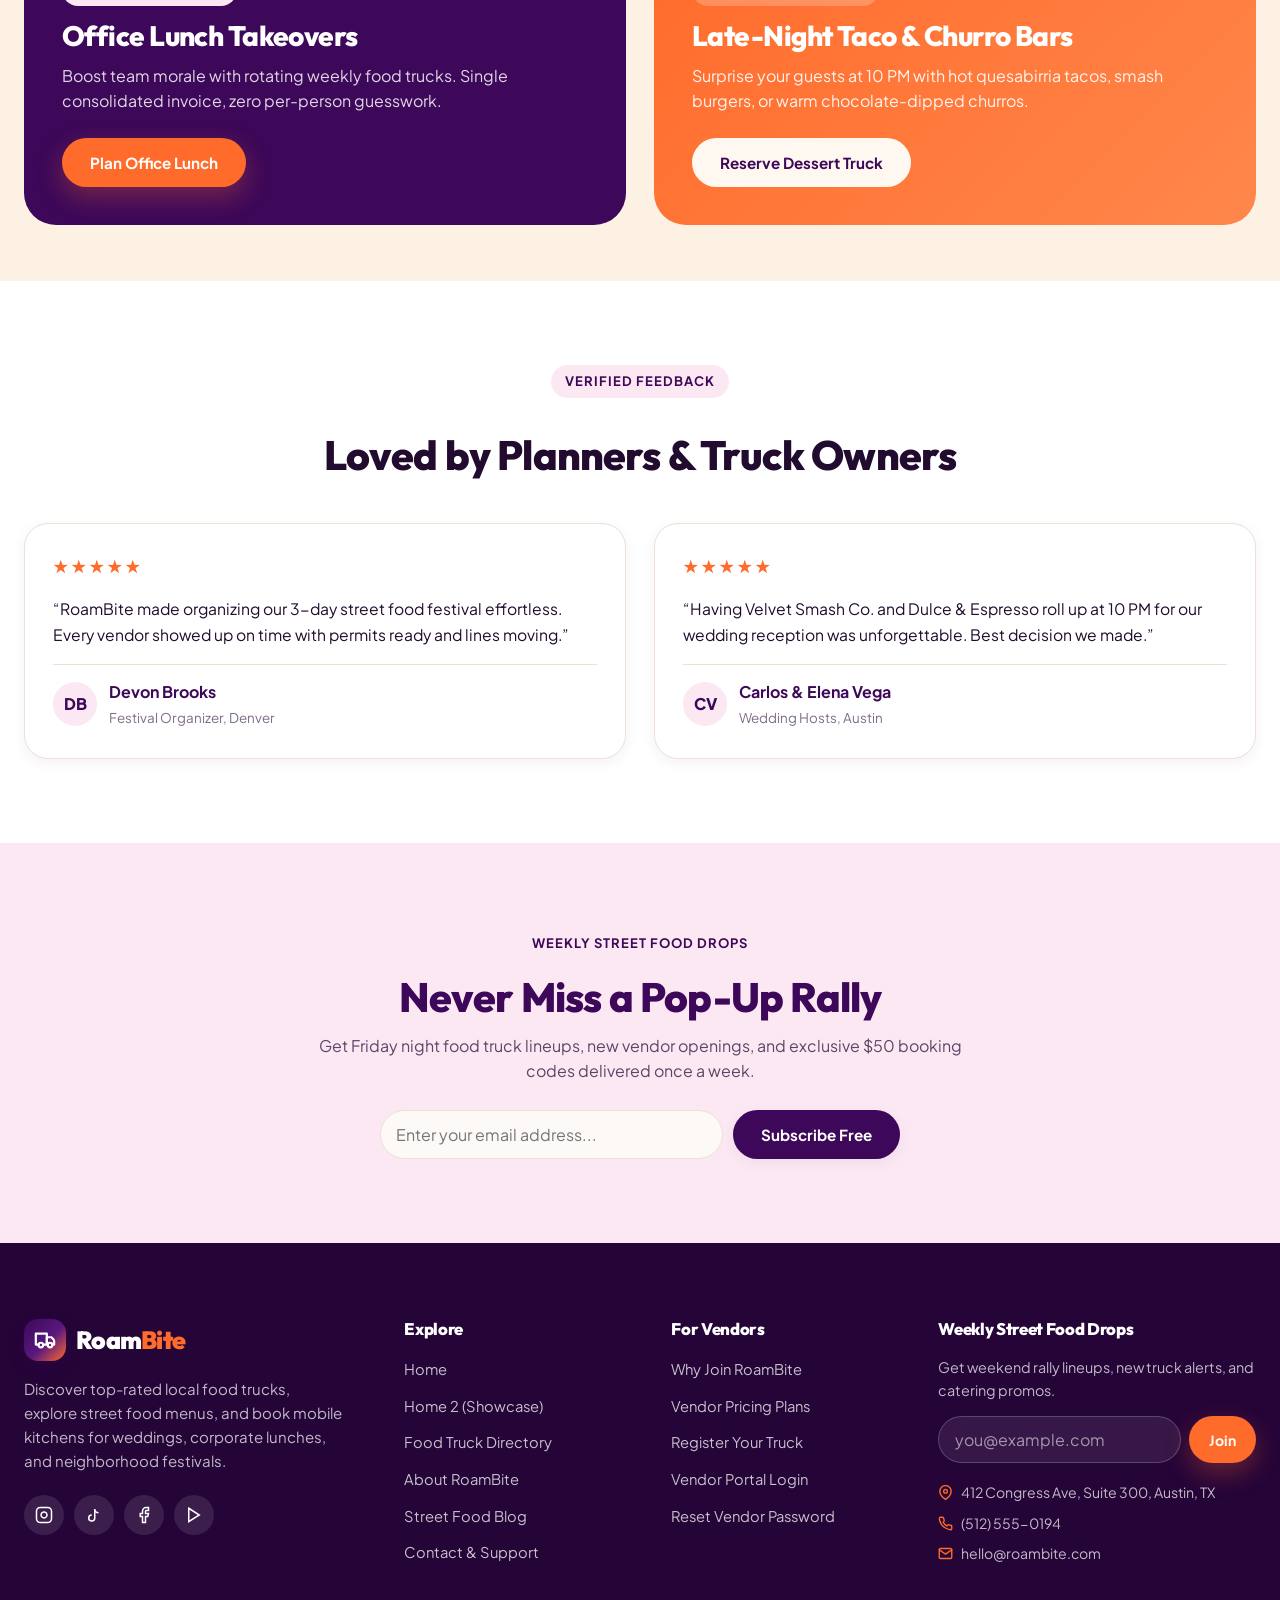
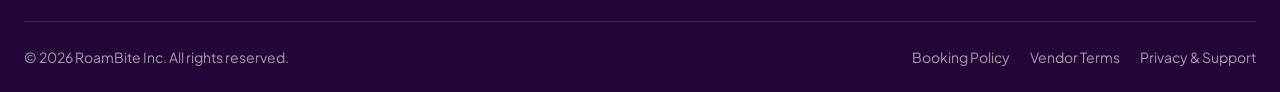
<file: home2.html>
﻿<!DOCTYPE html>
<html lang="en">
<head>
  <meta charset="UTF-8">
  <meta name="viewport" content="width=device-width, initial-scale=1.0">
  <link rel="icon" type="image/svg+xml" href="assets/favicon.svg">
  <title>RoamBite Showcase — Curated Food Truck Discovery & Catering</title>
  <meta name="description" content="Explore trending food trucks, curated cuisine collections, and featured mobile kitchens on RoamBite.">
  <link rel="preconnect" href="https://fonts.googleapis.com">
  <link rel="preconnect" href="https://fonts.gstatic.com" crossorigin>
  <link href="https://fonts.googleapis.com/css2?family=Outfit:wght@600;700;800;900&family=Plus+Jakarta+Sans:wght@400;500;600;700;800&display=swap" rel="stylesheet">
  <link rel="stylesheet" href="css/styles.css">
  <link rel="stylesheet" href="css/pages.css">
</head>
<body data-page="home2">
  <header id="site-header"></header>

  <main>
    <!-- 1. Alternative Split Editorial Hero -->
    <section class="hero-home2">
      <div class="container hero2-wrap">
        <div>
          <span class="eyebrow">Curated Street Food Marketplace</span>
          <h1 class="hero-title" style="color:var(--purple-deep);">Bring the City's Boldest <span>Food Trucks</span> to Your Door.</h1>
          <p class="hero-desc" style="color:var(--text-secondary);">Skip generic banquet trays. Browse chef-driven mobile kitchens, compare live menus, and lock in your event date with transparent minimum guarantees.</p>
          <div style="display:flex; flex-wrap:wrap; gap:14px; margin-bottom:28px;">
            <a href="directory.html" class="btn btn-primary btn-lg">Browse All Trucks</a>
            <button type="button" class="btn btn-purple btn-lg" data-book-truck="velvet-smash">Instant Event Quote</button>
          </div>
          <div style="display:grid; grid-template-columns:repeat(3,1fr); gap:16px; padding-top:20px; border-top:1px solid var(--cream-border);">
            <div>
              <strong style="font-size:1.5rem; color:var(--purple-deep); display:block;">240+</strong>
              <span style="font-size:0.84rem; color:var(--text-muted);">Active Trucks</span>
            </div>
            <div>
              <strong style="font-size:1.5rem; color:var(--orange-warm); display:block;">4.9★</strong>
              <span style="font-size:0.84rem; color:var(--text-muted);">Avg Host Rating</span>
            </div>
            <div>
              <strong style="font-size:1.5rem; color:var(--purple-deep); display:block;">24 hr</strong>
              <span style="font-size:0.84rem; color:var(--text-muted);">Booking Confirm</span>
            </div>
          </div>
        </div>

        <div class="hero2-collage">
          <img src="assets/images/hero-festival.jpg" alt="Outdoor food truck festival at golden hour" class="tall">
          <img src="assets/images/truck-burger.jpg" alt="Gourmet smash burger basket">
          <img src="assets/images/truck-lobster.jpg" alt="Warm butter lobster roll">
        </div>
      </div>
    </section>

    <!-- 2. Interactive Discovery Section -->
    <section class="section bg-white reveal">
      <div class="container">
        <div class="section-header">
          <div>
            <span class="eyebrow">Live Filter</span>
            <h2 class="section-title">Discover by Mood & Availability</h2>
            <p class="section-subtitle">Switch tabs to preview trucks open right now, top-rated favorites, or budget-friendly street eats.</p>
          </div>
          <a href="directory.html" class="btn btn-outline">Open Full Filters →</a>
        </div>

        <div class="discovery-tabs" id="home2Tabs">
          <button type="button" class="tab-pill active" data-tab="all">All Featured</button>
          <button type="button" class="tab-pill" data-tab="open">Open Now</button>
          <button type="button" class="tab-pill" data-tab="top">Highest Rated (4.8+)</button>
          <button type="button" class="tab-pill" data-tab="budget">Budget-Friendly ($)</button>
          <button type="button" class="tab-pill" data-tab="catering">Catering Ready</button>
        </div>

        <div class="grid-4" id="home2DiscoveryGrid"></div>
      </div>
    </section>

    <!-- 3. Curated Cuisine Collections -->
    <section class="section bg-pink reveal">
      <div class="container">
        <div class="section-header centered">
          <span class="eyebrow">Taste Collections</span>
          <h2 class="section-title">Curated Street Food Collections</h2>
          <p class="section-subtitle">Hand-grouped flavor experiences for every type of crowd, from late-night taco bars to morning espresso carts.</p>
        </div>
        <div class="grid-4">
          <a href="directory.html?cuisine=Mexican" class="collection-card">
            <img src="assets/images/truck-tacos.jpg" alt="Tacos and Salsa Collection" loading="lazy">
            <div class="collection-overlay">
              <span class="badge badge-booking" style="align-self:flex-start; margin-bottom:8px;">48 Trucks</span>
              <h3>Tacos & Salsas</h3>
              <p style="font-size:0.86rem; opacity:0.85;">Quesabirria, al pastor & elote</p>
            </div>
          </a>
          <a href="directory.html?cuisine=BBQ" class="collection-card">
            <img src="assets/images/truck-bbq.jpg" alt="Smoked BBQ Collection" loading="lazy">
            <div class="collection-overlay">
              <span class="badge badge-booking" style="align-self:flex-start; margin-bottom:8px;">29 Trucks</span>
              <h3>Smokehouse & Pit</h3>
              <p style="font-size:0.86rem; opacity:0.85;">Post-oak brisket & glazed ribs</p>
            </div>
          </a>
          <a href="directory.html?cuisine=Pizza" class="collection-card">
            <img src="assets/images/truck-pizza.jpg" alt="Wood-Fired Pizza Collection" loading="lazy">
            <div class="collection-overlay">
              <span class="badge badge-booking" style="align-self:flex-start; margin-bottom:8px;">24 Trucks</span>
              <h3>Wood-Fired Ovens</h3>
              <p style="font-size:0.86rem; opacity:0.85;">900°F Neapolitan sourdough pies</p>
            </div>
          </a>
          <a href="directory.html?cuisine=Desserts" class="collection-card">
            <img src="assets/images/truck-churros.jpg" alt="Churros and Espresso Collection" loading="lazy">
            <div class="collection-overlay">
              <span class="badge badge-booking" style="align-self:flex-start; margin-bottom:8px;">22 Trucks</span>
              <h3>Sweets & Espresso</h3>
              <p style="font-size:0.86rem; opacity:0.85;">Warm churros, boba & lattes</p>
            </div>
          </a>
        </div>
      </div>
    </section>

    <!-- 4. Featured Vendor Spotlight -->
    <section class="section bg-purple reveal">
      <div class="container">
        <div class="spotlight-card" style="color:var(--text-main);">
          <img src="assets/images/truck-bao.jpg" alt="Cloud Nine Bao Featured Vendor">
          <div class="spotlight-content">
            <span class="eyebrow" style="align-self:flex-start;">Vendor of the Month</span>
            <h2 style="font-size:2.1rem; color:var(--purple-deep); margin-bottom:12px;">Cloud Nine Bao — Portland, OR</h2>
            <p style="color:var(--text-secondary); margin-bottom:18px;">“Joining RoamBite tripled our private catering bookings. Our steamed pork belly gua bao and crispy tofu baos now feed tech campuses and waterfront festivals every week.”</p>
            <div style="display:flex; flex-wrap:wrap; gap:10px; margin-bottom:24px;">
              <span class="badge badge-open">★ 4.8 (265 Reviews)</span>
              <span class="badge badge-pink">Vegan Options</span>
              <span class="badge badge-booking">$400 Event Min</span>
            </div>
            <div style="display:flex; flex-wrap:wrap; gap:12px;">
              <button type="button" class="btn btn-primary" data-book-truck="cloud-bao">Book Cloud Nine Bao</button>
              <button type="button" class="btn btn-outline" data-view-truck="cloud-bao">Inspect Full Menu</button>
            </div>
          </div>
        </div>
      </div>
    </section>

    <!-- 5. Trending Food Trucks -->
    <section class="section bg-cream reveal">
      <div class="container">
        <div class="section-header">
          <div>
            <span class="eyebrow">Rising Stars</span>
            <h2 class="section-title">Trending Food Trucks</h2>
            <p class="section-subtitle">Fastest-booking mobile kitchens added to RoamBite this season.</p>
          </div>
          <a href="directory.html" class="btn btn-purple">See All Listings</a>
        </div>
        <div class="trending-overlay-grid" id="home2TrendingGrid"></div>
      </div>
    </section>

    <!-- 6. Booking Highlights (How Booking Works) -->
    <section class="section bg-white reveal">
      <div class="container">
        <div class="section-header centered">
          <span class="eyebrow">Seamless Catering</span>
          <h2 class="section-title">How Event Booking Works</h2>
          <p class="section-subtitle">Four simple steps from craving to curb-side service.</p>
        </div>
        <div class="timeline-grid">
          <div class="timeline-step">
            <div class="timeline-orb">01</div>
            <h3 style="color:var(--purple-deep); margin-bottom:8px;">Filter & Compare</h3>
            <p style="font-size:0.92rem; color:var(--text-secondary);">Search by cuisine, city, guest minimum, and verified reviews in our directory.</p>
          </div>
          <div class="timeline-step">
            <div class="timeline-orb">02</div>
            <h3 style="color:var(--purple-deep); margin-bottom:8px;">Send Event Brief</h3>
            <p style="font-size:0.92rem; color:var(--text-secondary);">Pick your date, headcount, and location in 60 seconds with zero phone tag.</p>
          </div>
          <div class="timeline-step">
            <div class="timeline-orb">03</div>
            <h3 style="color:var(--purple-deep); margin-bottom:8px;">Lock Your Menu</h3>
            <p style="font-size:0.92rem; color:var(--text-secondary);">Customize 3–5 signature dishes plus vegan or gluten-free options for your guests.</p>
          </div>
          <div class="timeline-step">
            <div class="timeline-orb">04</div>
            <h3 style="color:var(--purple-deep); margin-bottom:8px;">Roll Up & Feast</h3>
            <p style="font-size:0.92rem; color:var(--text-secondary);">Your truck arrives self-contained, serves hot food fast, and handles cleanup.</p>
          </div>
        </div>
      </div>
    </section>

    <!-- 7. Dual Promotional Event Banners -->
    <section class="section-sm bg-cream-warm reveal">
      <div class="container grid-2">
        <div style="background:var(--purple-deep); color:#fff; border-radius:var(--radius-xl); padding:38px; display:flex; flex-direction:column; justify-content:space-between;">
          <div>
            <span class="eyebrow">Corporate & Tech</span>
            <h3 style="font-size:1.75rem; margin-bottom:10px;">Office Lunch Takeovers</h3>
            <p style="opacity:0.84; margin-bottom:24px;">Boost team morale with rotating weekly food trucks. Single consolidated invoice, zero per-person guesswork.</p>
          </div>
          <button type="button" class="btn btn-primary" style="align-self:flex-start;" data-book-truck="olive-grove">Plan Office Lunch</button>
        </div>

        <div style="background:linear-gradient(135deg, var(--orange-warm), #FF874B); color:#fff; border-radius:var(--radius-xl); padding:38px; display:flex; flex-direction:column; justify-content:space-between;">
          <div>
            <span class="eyebrow" style="background:rgba(255,255,255,0.22); color:#fff;">Weddings & Parties</span>
            <h3 style="font-size:1.75rem; margin-bottom:10px;">Late-Night Taco & Churro Bars</h3>
            <p style="opacity:0.92; margin-bottom:24px;">Surprise your guests at 10 PM with hot quesabirria tacos, smash burgers, or warm chocolate-dipped churros.</p>
          </div>
          <button type="button" class="btn btn-cream" style="align-self:flex-start;" data-book-truck="dulce-roam">Reserve Dessert Truck</button>
        </div>
      </div>
    </section>

    <!-- 8. Testimonials -->
    <section class="section bg-white reveal">
      <div class="container">
        <div class="section-header centered">
          <span class="eyebrow">Verified Feedback</span>
          <h2 class="section-title">Loved by Planners & Truck Owners</h2>
        </div>
        <div class="grid-2">
          <article class="testimonial-card">
            <div class="testimonial-stars">★★★★★</div>
            <p class="testimonial-quote">“RoamBite made organizing our 3-day street food festival effortless. Every vendor showed up on time with permits ready and lines moving.”</p>
            <div class="testimonial-author">
              <div class="author-avatar">DB</div>
              <div>
                <strong style="color:var(--purple-deep); display:block;">Devon Brooks</strong>
                <span style="font-size:0.84rem; color:var(--text-muted);">Festival Organizer, Denver</span>
              </div>
            </div>
          </article>
          <article class="testimonial-card">
            <div class="testimonial-stars">★★★★★</div>
            <p class="testimonial-quote">“Having Velvet Smash Co. and Dulce & Espresso roll up at 10 PM for our wedding reception was unforgettable. Best decision we made.”</p>
            <div class="testimonial-author">
              <div class="author-avatar">CV</div>
              <div>
                <strong style="color:var(--purple-deep); display:block;">Carlos & Elena Vega</strong>
                <span style="font-size:0.84rem; color:var(--text-muted);">Wedding Hosts, Austin</span>
              </div>
            </div>
          </article>
        </div>
      </div>
    </section>

    <!-- 9. Newsletter Subscription Band -->
    <section class="section bg-pink reveal">
      <div class="container" style="max-width:740px; text-align:center;">
        <span class="eyebrow">Weekly Street Food Drops</span>
        <h2 class="section-title" style="color:var(--purple-deep); margin-bottom:12px;">Never Miss a Pop-Up Rally</h2>
        <p style="color:var(--text-secondary); margin-bottom:26px;">Get Friday night food truck lineups, new vendor openings, and exclusive $50 booking codes delivered once a week.</p>
        <form id="home2NewsletterForm" style="display:flex; gap:10px; max-width:520px; margin:0 auto; flex-wrap:wrap;">
          <input type="email" class="form-control" placeholder="Enter your email address..." required style="flex:1; min-width:220px; border-radius:var(--radius-pill);">
          <button type="submit" class="btn btn-purple">Subscribe Free</button>
        </form>
      </div>
    </section>
  </main>

  <footer id="site-footer"></footer>

  <script src="js/data.js"></script>
  <script src="js/app-state.js"></script>
  <script src="js/components.js"></script>
  <script src="js/main.js"></script>
</body>
</html>
</file>
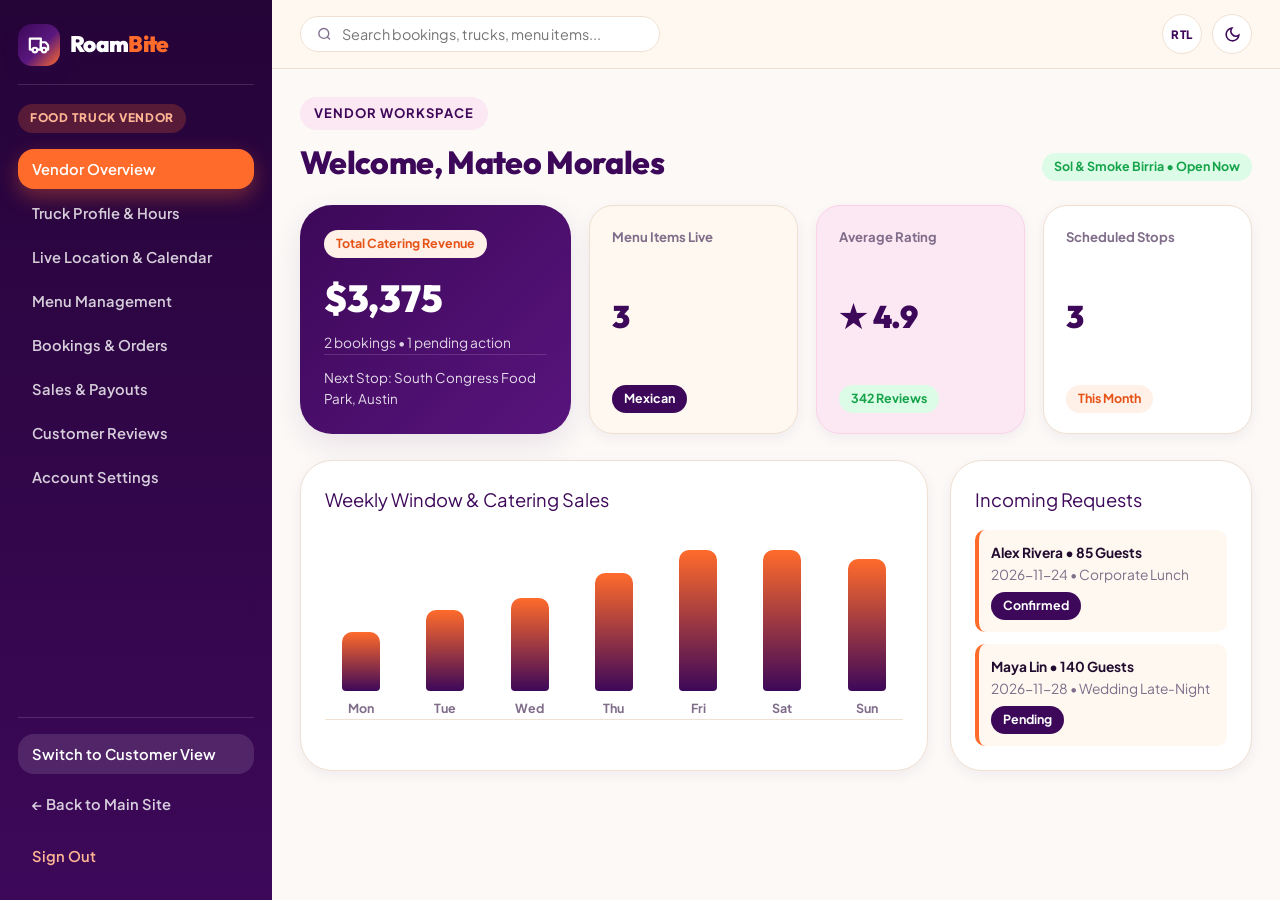
<file: user-dashboard.html>
<!DOCTYPE html>
<html lang="en">
<head>
  <meta charset="UTF-8">
  <meta name="viewport" content="width=device-width, initial-scale=1.0">
  <link rel="icon" type="image/svg+xml" href="assets/favicon.svg">
  <title>User & Vendor Dashboard — RoamBite</title>
  <link rel="preconnect" href="https://fonts.googleapis.com">
  <link rel="preconnect" href="https://fonts.gstatic.com" crossorigin>
  <link href="https://fonts.googleapis.com/css2?family=Outfit:wght@600;700;800;900&family=Plus+Jakarta+Sans:wght@400;500;600;700;800&display=swap" rel="stylesheet">
  <link rel="stylesheet" href="css/styles.css">
  <link rel="stylesheet" href="css/dashboard.css">
</head>
<body class="dash-body" data-page="user-dashboard">
  <div class="dash-layout" id="userAppShell">
    <div class="dash-backdrop" id="dashBackdrop"></div>

    <aside class="dash-sidebar" id="dashSidebar">
      <div>
        <div class="dash-brand-row">
          <a href="index.html" class="brand-logo">
            <div class="brand-icon">
              <svg width="22" height="22" viewBox="0 0 24 24" fill="none" stroke="currentColor" stroke-width="2.4" stroke-linecap="round" stroke-linejoin="round"><path d="M10 17h4V5H2v12h3"/><path d="M20 17h2v-3.34a4 4 0 0 0-1.17-2.83L19 9h-5v8h1"/><circle cx="7.5" cy="17.5" r="2.5"/><circle cx="17.5" cy="17.5" r="2.5"/></svg>
            </div>
            <span>Roam<em>Bite</em></span>
          </a>
        </div>

        <div class="dash-role-pill" id="userRoleBadge">Dashboard</div>

        <nav class="dash-nav" id="userNav"></nav>
      </div>

      <div class="dash-sidebar-footer">
        <button type="button" class="dash-nav-btn" id="switchRoleViewBtn" style="background:rgba(255,255,255,0.12); color:#fff;">Switch to Customer View</button>
        <a href="index.html" class="dash-nav-btn">← Back to Main Site</a>
        <button type="button" class="dash-nav-btn" id="userLogoutBtn" style="color:#FFB694;">Sign Out</button>
      </div>
    </aside>

    <div class="dash-main">
      <header class="dash-topbar">
        <div class="dash-topbar-left">
          <button type="button" class="header-icon-btn dash-mobile-btn" id="dashMenuToggle" aria-label="Open Menu">
            <svg width="20" height="20" viewBox="0 0 24 24" fill="none" stroke="currentColor" stroke-width="2.4"><line x1="3" y1="6" x2="21" y2="6"/><line x1="3" y1="12" x2="21" y2="12"/><line x1="3" y1="18" x2="21" y2="18"/></svg>
          </button>
          <div class="dash-search-wrap">
            <svg width="16" height="16" viewBox="0 0 24 24" fill="none" stroke="var(--text-muted)" stroke-width="2.2"><circle cx="11" cy="11" r="8"/><line x1="21" y1="21" x2="16.65" y2="16.65"/></svg>
            <input type="text" id="userGlobalSearch" placeholder="Search bookings, trucks, menu items...">
          </div>
        </div>

        <div class="dash-topbar-right">
          <button type="button" class="header-icon-btn" id="dashRtlToggle" title="Toggle RTL / LTR">RTL</button>
          <button type="button" class="header-icon-btn" id="dashThemeToggle" title="Toggle Theme">
            <svg width="17" height="17" viewBox="0 0 24 24" fill="none" stroke="currentColor" stroke-width="2.2"><path d="M21 12.79A9 9 0 1 1 11.21 3 7 7 0 0 0 21 12.79z"/></svg>
          </button>
        </div>
      </header>

      <main class="dash-content" id="userMainView"></main>
    </div>
  </div>

  <div class="toast-container" id="toastContainer"></div>

  <script src="js/data.js"></script>
  <script src="js/app-state.js"></script>
  <script src="js/user-dashboard.js"></script>
</body>
</html>
</file>
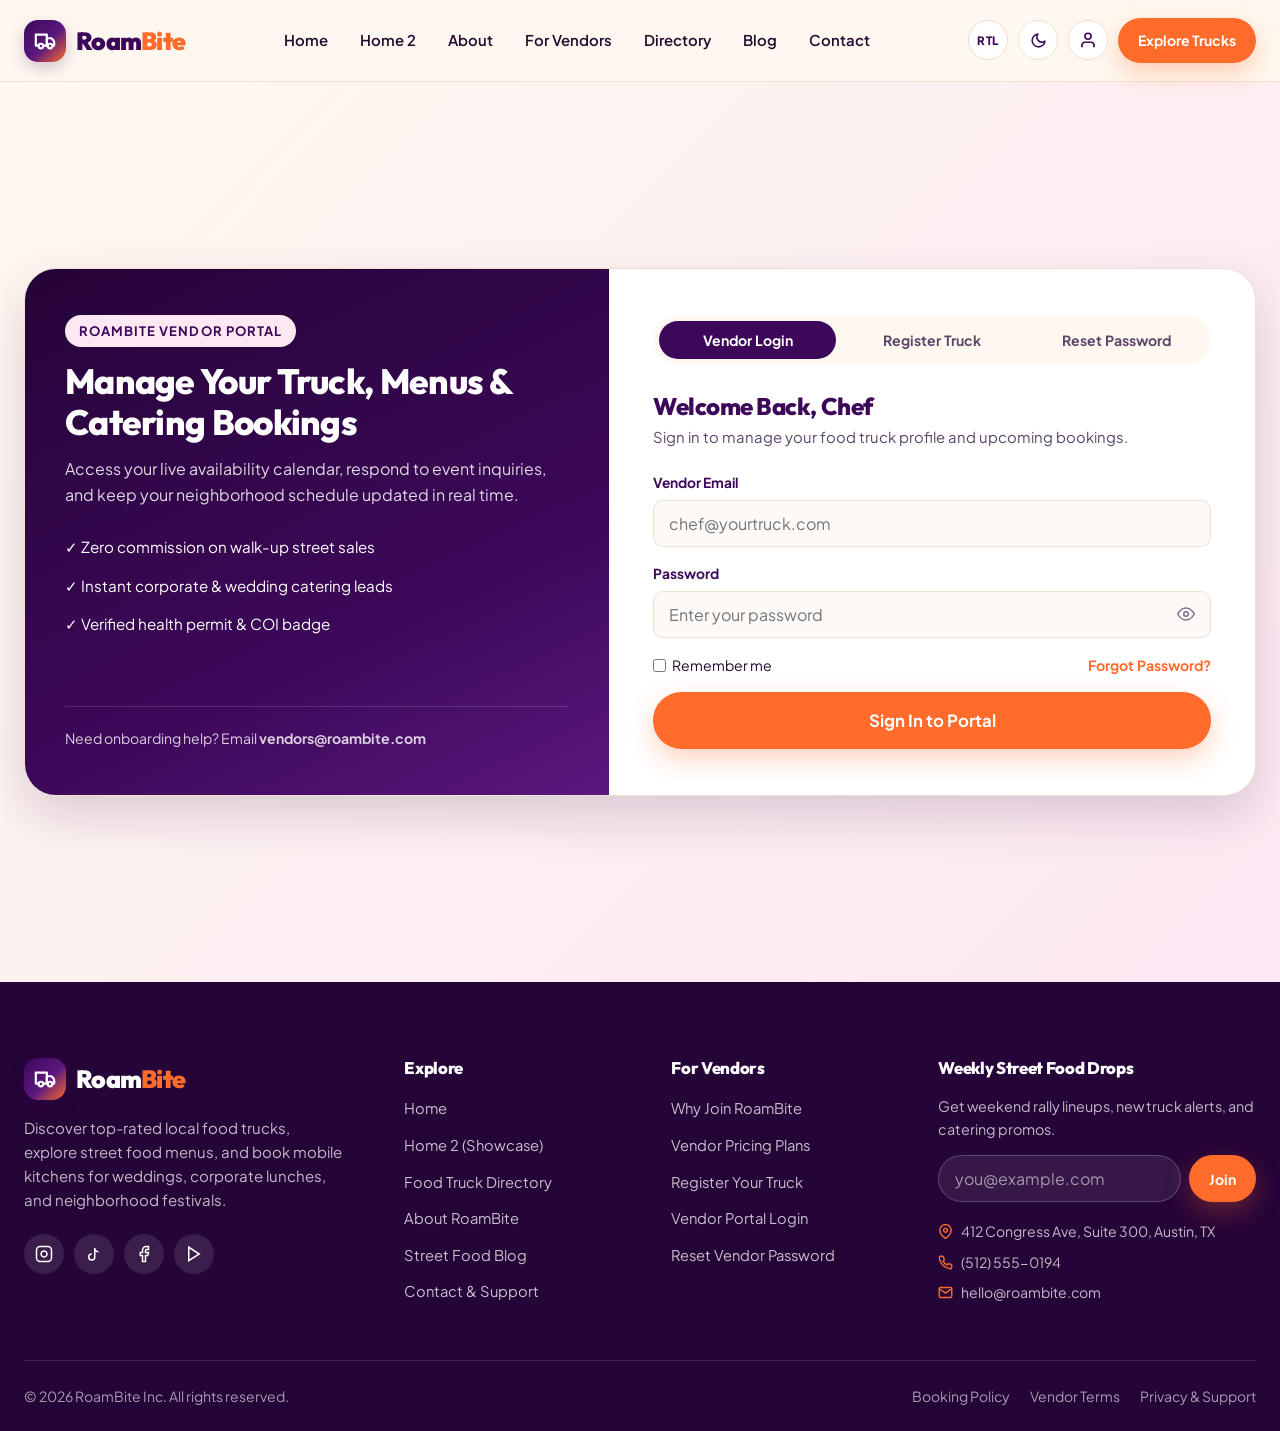
<file: vendor-auth.html>
﻿<!DOCTYPE html>
<html lang="en">
<head>
  <meta charset="UTF-8">
  <meta name="viewport" content="width=device-width, initial-scale=1.0">
  <link rel="icon" type="image/svg+xml" href="assets/favicon.svg">
  <title>Vendor Portal — Login & Registration | RoamBite</title>
  <meta name="description" content="Sign in to your RoamBite vendor dashboard or register your food truck to start receiving catering bookings.">
  <link rel="preconnect" href="https://fonts.googleapis.com">
  <link rel="preconnect" href="https://fonts.gstatic.com" crossorigin>
  <link href="https://fonts.googleapis.com/css2?family=Outfit:wght@600;700;800;900&family=Plus+Jakarta+Sans:wght@400;500;600;700;800&display=swap" rel="stylesheet">
  <link rel="stylesheet" href="css/styles.css">
  <link rel="stylesheet" href="css/pages.css">
</head>
<body data-page="vendor-auth">
  <header id="site-header"></header>

  <main>
    <section class="auth-section">
      <div class="container">
        <div class="auth-shell">
          <aside class="auth-aside">
            <div>
              <span class="eyebrow">RoamBite Vendor Portal</span>
              <h1 style="font-size:2.2rem; margin-bottom:14px;">Manage Your Truck, Menus & Catering Bookings</h1>
              <p style="opacity:0.84; margin-bottom:28px;">Access your live availability calendar, respond to event inquiries, and keep your neighborhood schedule updated in real time.</p>
              <div style="display:flex; flex-direction:column; gap:14px; font-size:0.95rem;">
                <div>✓ Zero commission on walk-up street sales</div>
                <div>✓ Instant corporate & wedding catering leads</div>
                <div>✓ Verified health permit & COI badge</div>
              </div>
            </div>
            <div style="margin-top:32px; padding-top:20px; border-top:1px solid rgba(255,255,255,0.18); font-size:0.88rem; opacity:0.8;">
              Need onboarding help? Email <strong>vendors@roambite.com</strong>
            </div>
          </aside>

          <div class="auth-main">
            <div class="auth-tabs" role="tablist">
              <button type="button" class="auth-tab active" data-tab="login">Vendor Login</button>
              <button type="button" class="auth-tab" data-tab="signup">Register Truck</button>
              <button type="button" class="auth-tab" data-tab="forgot">Reset Password</button>
            </div>

            <!-- Login Panel -->
            <div class="auth-panel" id="panel-login">
              <h2 style="color:var(--purple-deep); margin-bottom:6px;">Welcome Back, Chef</h2>
              <p style="color:var(--text-secondary); font-size:0.93rem; margin-bottom:22px;">Sign in to manage your food truck profile and upcoming bookings.</p>
              <form id="vendorLoginForm" style="display:flex; flex-direction:column; gap:16px;">
                <div class="form-group">
                  <label class="form-label" for="loginEmail">Vendor Email</label>
                  <input type="email" id="loginEmail" class="form-control" placeholder="chef@yourtruck.com" required>
                </div>
                <div class="form-group">
                  <label class="form-label" for="loginPassword">Password</label>
                  <div class="password-wrap">
                    <input type="password" id="loginPassword" class="form-control" placeholder="Enter your password" required>
                    <button type="button" class="password-toggle" aria-label="Show password">
                      <svg width="18" height="18" viewBox="0 0 24 24" fill="none" stroke="currentColor" stroke-width="2"><path d="M1 12s4-8 11-8 11 8 11 8-4 8-11 8-11-8-11-8z"/><circle cx="12" cy="12" r="3"/></svg>
                    </button>
                  </div>
                </div>
                <div style="display:flex; justify-content:space-between; align-items:center; font-size:0.88rem;">
                  <label style="display:flex; align-items:center; gap:6px; cursor:pointer;">
                    <input type="checkbox" style="accent-color:var(--purple-deep);"> Remember me
                  </label>
                  <a href="#forgot" data-switch-tab="forgot" style="color:var(--orange-warm); font-weight:700;">Forgot Password?</a>
                </div>
                <button type="submit" class="btn btn-primary btn-lg" style="width:100%;">Sign In to Portal</button>
              </form>
            </div>

            <!-- Signup Panel -->
            <div class="auth-panel" id="panel-signup" style="display:none;">
              <h2 style="color:var(--purple-deep); margin-bottom:6px;">Register Your Food Truck</h2>
              <p style="color:var(--text-secondary); font-size:0.93rem; margin-bottom:22px;">Create your vendor account and get listed in the RoamBite directory.</p>
              <form id="vendorSignupForm" class="form-grid">
                <div class="form-group full">
                  <label class="form-label" for="signupTruckName">Food Truck Name</label>
                  <input type="text" id="signupTruckName" class="form-control" placeholder="e.g. Fuego Street Tacos" required>
                </div>
                <div class="form-group">
                  <label class="form-label" for="signupCuisine">Primary Cuisine</label>
                  <select id="signupCuisine" class="form-control" required>
                    <option value="">Select Cuisine...</option>
                    <option>Mexican</option>
                    <option>Indian</option>
                    <option>Italian</option>
                    <option>Chinese</option>
                    <option>Burgers</option>
                    <option>Pizza</option>
                    <option>BBQ</option>
                    <option>Desserts</option>
                    <option>Street Food</option>
                  </select>
                </div>
                <div class="form-group">
                  <label class="form-label" for="signupCity">Home City</label>
                  <input type="text" id="signupCity" class="form-control" placeholder="Austin, TX" required>
                </div>
                <div class="form-group full">
                  <label class="form-label" for="signupEmail">Business Email</label>
                  <input type="email" id="signupEmail" class="form-control" placeholder="owner@yourtruck.com" required>
                </div>
                <div class="form-group full">
                  <label class="form-label" for="signupPassword">Create Password</label>
                  <div class="password-wrap">
                    <input type="password" id="signupPassword" class="form-control" placeholder="Minimum 8 characters" minlength="8" required>
                    <button type="button" class="password-toggle" aria-label="Show password">
                      <svg width="18" height="18" viewBox="0 0 24 24" fill="none" stroke="currentColor" stroke-width="2"><path d="M1 12s4-8 11-8 11 8 11 8-4 8-11 8-11-8-11-8z"/><circle cx="12" cy="12" r="3"/></svg>
                    </button>
                  </div>
                </div>
                <div class="form-group full">
                  <button type="submit" class="btn btn-primary btn-lg" style="width:100%;">Submit Truck Registration</button>
                </div>
              </form>
            </div>

            <!-- Forgot Password Panel -->
            <div class="auth-panel" id="panel-forgot" style="display:none;">
              <h2 style="color:var(--purple-deep); margin-bottom:6px;">Reset Vendor Password</h2>
              <p style="color:var(--text-secondary); font-size:0.93rem; margin-bottom:22px;">Enter the email linked to your food truck account and we will send reset instructions.</p>
              <form id="vendorForgotForm" style="display:flex; flex-direction:column; gap:16px;">
                <div class="form-group">
                  <label class="form-label" for="forgotEmail">Registered Email</label>
                  <input type="email" id="forgotEmail" class="form-control" placeholder="chef@yourtruck.com" required>
                </div>
                <button type="submit" class="btn btn-purple btn-lg" style="width:100%;">Send Reset Link</button>
                <a href="#login" data-switch-tab="login" style="text-align:center; font-size:0.9rem; font-weight:700; color:var(--purple-deep);">← Back to Vendor Login</a>
              </form>
            </div>
          </div>
        </div>
      </div>
    </section>
  </main>

  <footer id="site-footer"></footer>

  <script src="js/data.js"></script>
  <script src="js/app-state.js"></script>
  <script src="js/components.js"></script>
  <script src="js/main.js"></script>
  <script src="js/auth.js"></script>
</body>
</html>
</file>
<file: css/styles.css>
/* ==========================================================================
   RoamBite — Food Truck Booking & Directory Platform
   Design System & Global Styles
   Inspired by Deep Purple, Warm Orange, Soft Cream, Off-White & Light Pink
   ========================================================================== */

:root {
  /* Core Palette */
  --purple-deep: #3D0859;
  --purple-dark: #250438;
  --purple-mid: #5A187E;
  --purple-light: #7B2FA3;
  --purple-tint: #F5ECFA;

  --orange-warm: #FF6B2B;
  --orange-bright: #FF5511;
  --orange-hover: #E55317;
  --orange-soft: #FFF0E8;

  --cream-soft: #FFF8F0;
  --cream-warm: #FDF1E4;
  --cream-border: #EFE0D1;

  --off-white: #FCF9F7;
  --white: #FFFFFF;

  --pink-light: #FCE8F3;
  --pink-soft: #FAD3E8;
  --pink-accent: #E85D9E;

  /* Text & Neutrals */
  --text-main: #210B2E;
  --text-secondary: #5B4668;
  --text-muted: #7F6D8A;
  --border-subtle: #EBDCE8;

  /* Semantic */
  --success: #16A34A;
  --success-bg: #DCFCE7;
  --warning: #D97706;
  --warning-bg: #FEF3C7;
  --danger: #DC2626;
  --danger-bg: #FEE2E2;

  /* Typography */
  --font-display: 'Outfit', -apple-system, BlinkMacSystemFont, 'Segoe UI', sans-serif;
  --font-body: 'Plus Jakarta Sans', -apple-system, BlinkMacSystemFont, 'Segoe UI', sans-serif;

  /* Radii & Shadows */
  --radius-sm: 10px;
  --radius-md: 16px;
  --radius-lg: 24px;
  --radius-xl: 32px;
  --radius-pill: 9999px;

  --shadow-sm: 0 4px 14px rgba(61, 8, 89, 0.06);
  --shadow-md: 0 10px 30px rgba(61, 8, 89, 0.10);
  --shadow-lg: 0 20px 50px rgba(37, 4, 56, 0.16);
  --shadow-orange: 0 10px 26px rgba(255, 107, 43, 0.30);

  /* Layout */
  --container-max: 1280px;
  --header-height: 82px;
  --transition: all 0.25s cubic-bezier(0.25, 0.8, 0.25, 1);
}

/* Dark Theme Tokens & Full High-Contrast Overrides */
[data-theme="dark"] {
  color-scheme: dark;
  --off-white: #12051C;
  --cream-soft: #190926;
  --cream-warm: #210D33;
  --cream-border: #3F1F5C;
  --pink-light: #2B113F;
  --pink-soft: #4D246B;
  --text-main: #F8F3FC;
  --text-secondary: #D7C7E8;
  --text-muted: #B69FD0;
  --border-subtle: #3F1F5C;
  --shadow-sm: 0 4px 16px rgba(0, 0, 0, 0.4);
  --shadow-md: 0 12px 32px rgba(0, 0, 0, 0.5);
  --shadow-lg: 0 20px 50px rgba(0, 0, 0, 0.65);
}

[data-theme="dark"] .bg-white,
[data-theme="dark"] .truck-card,
[data-theme="dark"] .truck-row-card,
[data-theme="dark"] .favorite-mini-row,
[data-theme="dark"] .testimonial-card,
[data-theme="dark"] .event-card,
[data-theme="dark"] .blog-card,
[data-theme="dark"] .blog-featured,
[data-theme="dark"] .step-card,
[data-theme="dark"] .vision-card,
[data-theme="dark"] .feature-metric-card,
[data-theme="dark"] .vendor-bento-card,
[data-theme="dark"] .vendor-ribbon-item,
[data-theme="dark"] .checklist-card,
[data-theme="dark"] .pricing-card,
[data-theme="dark"] .faq-item,
[data-theme="dark"] .directory-filter-bar,
[data-theme="dark"] .city-hub-pill,
[data-theme="dark"] .support-channel-row,
[data-theme="dark"] .metro-stat-tile,
[data-theme="dark"] .rally-alert-card,
[data-theme="dark"] .guarantee-pill-row,
[data-theme="dark"] .team-profile-card,
[data-theme="dark"] .team-card,
[data-theme="dark"] .vertical-track-item,
[data-theme="dark"] .modal-dialog,
[data-theme="dark"] .account-menu,
[data-theme="dark"] .dash-panel,
[data-theme="dark"] .kpi-tile,
[data-theme="dark"] .dash-dropdown-menu,
[data-theme="dark"] .menu-food-card,
[data-theme="dark"] .access-gate-card,
[data-theme="dark"] .auth-shell,
[data-theme="dark"] .cat-pill,
[data-theme="dark"] .tab-pill,
[data-theme="dark"] .hero-search-box,
[data-theme="dark"] .hero-floating-card,
[data-theme="dark"] .page-hero-badge,
[data-theme="dark"] .dash-search-wrap,
[data-theme="dark"] .calendar-cell,
[data-theme="dark"] .timeline-step,
[data-theme="dark"] .kpi-tile.cream,
[data-theme="dark"] .kpi-tile.pink,
[data-theme="dark"] .contact-form-card,
[data-theme="dark"] .map-showcase-card {
  background-color: #1E0C2E !important;
  border-color: #3F1F5C !important;
  color: #F8F3FC;
}

.contact-form-card {
  background: var(--white);
}

@media (max-width: 900px) {
  .map-showcase-card {
    grid-template-columns: 1fr !important;
  }
}

[data-theme="dark"] .vendor-icon-circle {
  background: #3A1A54 !important;
  color: #FFB694 !important;
}

[data-theme="dark"] .btn-cream {
  background: #FFFFFF !important;
  color: #3D0859 !important;
  border-color: #FFFFFF !important;
}

[data-theme="dark"] .btn-cream:hover {
  background: #FCE8F3 !important;
  color: #250438 !important;
}

[data-theme="dark"] .cuisine-card {
  background: linear-gradient(165deg, #241036 0%, #1A0928 100%);
  border-color: #3F1F5C;
}

[data-theme="dark"] .cuisine-emoji {
  background: #36184F;
}

[data-theme="dark"] .cuisine-emoji svg {
  stroke: #FFB694;
}

[data-theme="dark"] .site-header {
  background: rgba(18, 5, 28, 0.94);
}

[data-theme="dark"] .site-header.scrolled {
  background: rgba(25, 9, 38, 0.97);
}

[data-theme="dark"] h1,
[data-theme="dark"] h2,
[data-theme="dark"] h3,
[data-theme="dark"] h4,
[data-theme="dark"] .section-title,
[data-theme="dark"] .truck-name,
[data-theme="dark"] .truck-rating,
[data-theme="dark"] .cuisine-card h3,
[data-theme="dark"] .brand-logo,
[data-theme="dark"] .modal-header h3,
[data-theme="dark"] .faq-question,
[data-theme="dark"] .form-label,
[data-theme="dark"] .price-amount,
[data-theme="dark"] .nav-link.active,
[data-theme="dark"] .nav-link:hover,
[data-theme="dark"] .account-menu a,
[data-theme="dark"] .author-avatar,
[data-theme="dark"] [style*="color:var(--purple-deep)"] {
  color: #F8F3FC !important;
}

[data-theme="dark"] .hero-title span {
  color: var(--orange-warm) !important;
}

[data-theme="dark"] .eyebrow,
[data-theme="dark"] .badge-pink,
[data-theme="dark"] .cuisine-card span {
  background: #3A1A54 !important;
  color: #FFD7C2 !important;
}

[data-theme="dark"] .nav-link.active {
  background: #3A1A54 !important;
}

[data-theme="dark"] .btn-outline,
[data-theme="dark"] .hscroll-btn,
[data-theme="dark"] .header-icon-btn,
[data-theme="dark"] .account-trigger,
[data-theme="dark"] .mobile-toggle,
[data-theme="dark"] .modal-close {
  background: #241036;
  color: #F8F3FC !important;
  border-color: #6B3D94 !important;
}

[data-theme="dark"] .btn-outline:hover,
[data-theme="dark"] .hscroll-btn:hover {
  background: var(--orange-warm);
  border-color: var(--orange-warm) !important;
  color: #FFFFFF !important;
}

[data-theme="dark"] .form-control,
[data-theme="dark"] .form-control:focus,
[data-theme="dark"] .dash-search-wrap input {
  background: #14061E !important;
  color: #F8F3FC !important;
  border-color: #4D246B;
}

[data-theme="dark"] .hero-search-field input,
[data-theme="dark"] .hero-search-field select {
  background: transparent !important;
  color: #F8F3FC !important;
  border: none !important;
  box-shadow: none !important;
}

[data-theme="dark"] .form-control:focus {
  border-color: var(--orange-warm) !important;
  box-shadow: 0 0 0 3px rgba(255, 107, 43, 0.22);
}

[data-theme="dark"] input[type="date"]::-webkit-calendar-picker-indicator {
  filter: invert(1) brightness(1.2);
  cursor: pointer;
}

[data-theme="dark"] .hero-search-field input,
[data-theme="dark"] .hero-search-field select {
  background: transparent;
}

[data-theme="dark"] .hero-search-field select option,
[data-theme="dark"] .form-control option {
  background: #1E0C2E;
  color: #F8F3FC;
}

[data-theme="dark"] .hero-home2 {
  background: #190926;
}

[data-theme="dark"] .modal-header {
  background: #261038;
}

[data-theme="dark"] .spotlight-card,
[data-theme="dark"] .pricing-card.featured,
[data-theme="dark"] .concierge-showcase-card,
[data-theme="dark"] .vision-card.pink-tint {
  background: linear-gradient(145deg, #27103B 0%, #1C0A2C 100%) !important;
  border-color: #4D246B !important;
  color: #F8F3FC !important;
}

[data-theme="dark"] .dash-table tr:hover td {
  background: #261038;
}

/* Reset & Base */
*, *::before, *::after {
  box-sizing: border-box;
  margin: 0;
  padding: 0;
}

html {
  scroll-behavior: smooth;
  font-size: 16px;
  overflow-x: hidden;
}

body {
  font-family: var(--font-body);
  background-color: var(--off-white);
  color: var(--text-main);
  line-height: 1.6;
  overflow-x: hidden;
  width: 100%;
  -webkit-font-smoothing: antialiased;
}

body:not(.dash-body):not([data-page="auth"]) {
  padding-top: var(--header-height);
}

img {
  max-width: 100%;
  display: block;
  object-fit: cover;
}

a {
  color: inherit;
  text-decoration: none;
  transition: var(--transition);
}

button, input, select, textarea {
  font-family: inherit;
  font-size: inherit;
}

ul, ol {
  list-style: none;
}

/* Container & Sections */
.container {
  width: 100%;
  max-width: var(--container-max);
  margin: 0 auto;
  padding: 0 24px;
}

.section {
  padding: 84px 0;
  position: relative;
}

.section-sm {
  padding: 56px 0;
}

.bg-cream { background-color: var(--cream-soft); }
.bg-cream-warm { background-color: var(--cream-warm); }
.bg-pink { background-color: var(--pink-light); }
.bg-purple {
  background-color: var(--purple-deep);
  color: var(--white);
}
.bg-purple-dark {
  background-color: var(--purple-dark);
  color: var(--white);
}
.bg-white { background-color: var(--white); }

/* Typography Helpers */
h1, h2, h3, h4, h5 {
  font-family: var(--font-display);
  font-weight: 800;
  line-height: 1.15;
  letter-spacing: -0.02em;
}

.section-header {
  display: flex;
  flex-wrap: wrap;
  align-items: flex-end;
  justify-content: space-between;
  gap: 20px;
  margin-bottom: 44px;
}

.section-header.centered {
  flex-direction: column;
  align-items: center;
  text-align: center;
  max-width: 720px;
  margin-left: auto;
  margin-right: auto;
}

.eyebrow {
  display: inline-flex;
  align-items: center;
  justify-content: center;
  text-align: center;
  gap: 8px;
  font-size: 0.8125rem;
  font-weight: 700;
  text-transform: uppercase;
  letter-spacing: 0.08em;
  padding: 6px 14px;
  border-radius: var(--radius-pill);
  background: var(--pink-light);
  color: var(--purple-deep);
  margin-bottom: 14px;
  max-width: 100%;
}

@media (max-width: 480px) {
  .eyebrow {
    font-size: 0.68rem;
    letter-spacing: 0.04em;
    padding: 6px 12px;
    gap: 6px;
  }
}

.bg-purple .eyebrow,
.bg-purple-dark .eyebrow {
  background: rgba(255, 107, 43, 0.2);
  color: #FFB088;
}

.section-title {
  font-size: clamp(1.9rem, 3.2vw, 2.75rem);
  color: inherit;
}

.section-subtitle {
  font-size: 1.0625rem;
  color: var(--text-secondary);
  margin-top: 12px;
  max-width: 620px;
}

.bg-purple .section-subtitle,
.bg-purple-dark .section-subtitle {
  color: rgba(255, 255, 255, 0.8);
}

/* Buttons */
.btn {
  display: inline-flex;
  align-items: center;
  justify-content: center;
  gap: 8px;
  padding: 13px 26px;
  border-radius: var(--radius-pill);
  font-weight: 700;
  font-size: 0.95rem;
  border: 2px solid transparent;
  cursor: pointer;
  transition: var(--transition);
  white-space: nowrap;
}

.btn-sm {
  padding: 9px 18px;
  font-size: 0.875rem;
}

.btn-lg {
  padding: 16px 34px;
  font-size: 1.05rem;
}

.btn-primary {
  background: var(--orange-warm);
  color: var(--white);
  box-shadow: var(--shadow-orange);
}

.btn-primary:hover {
  background: var(--orange-hover);
  transform: translateY(-2px);
}

.btn-purple {
  background: var(--purple-deep);
  color: var(--white);
  box-shadow: var(--shadow-sm);
}

.btn-purple:hover {
  background: var(--purple-mid);
  transform: translateY(-2px);
}

.btn-outline {
  background: transparent;
  color: var(--purple-deep);
  border-color: var(--purple-deep);
}

.btn-outline:hover {
  background: var(--purple-deep);
  color: var(--white);
}

.btn-outline-light {
  background: transparent;
  color: var(--white);
  border-color: rgba(255, 255, 255, 0.45);
}

.btn-outline-light:hover {
  background: var(--white);
  color: var(--purple-deep);
}

.btn-cream {
  background: var(--cream-soft);
  color: var(--purple-deep);
}

.btn-cream:hover {
  background: var(--pink-light);
  transform: translateY(-2px);
}

/* Badges & Pills */
.badge {
  display: inline-flex;
  align-items: center;
  gap: 5px;
  padding: 4px 12px;
  border-radius: var(--radius-pill);
  font-size: 0.78rem;
  font-weight: 700;
}

.badge-open {
  background: var(--success-bg);
  color: var(--success);
}

.badge-booking {
  background: var(--orange-soft);
  color: var(--orange-hover);
}

.badge-pink {
  background: var(--pink-light);
  color: var(--purple-deep);
}

.badge-purple {
  background: var(--purple-deep);
  color: var(--white);
}

/* ==========================================================================
   Header & Navigation
   ========================================================================== */
.site-header {
  position: fixed;
  top: 0;
  left: 0;
  right: 0;
  width: 100%;
  z-index: 1000;
  background: rgba(255, 248, 240, 0.96);
  backdrop-filter: blur(14px);
  border-bottom: 1px solid var(--cream-border);
  height: var(--header-height);
  transition: var(--transition);
}

.site-header.scrolled {
  box-shadow: var(--shadow-sm);
  background: rgba(255, 255, 255, 0.97);
}

.header-inner {
  display: flex;
  align-items: center;
  justify-content: space-between;
  height: 100%;
  gap: 20px;
}

.brand-logo {
  display: inline-flex;
  align-items: center;
  gap: 10px;
  font-family: var(--font-display);
  font-weight: 900;
  font-size: 1.55rem;
  color: var(--purple-deep);
  letter-spacing: -0.03em;
  flex-shrink: 0;
}

.brand-icon {
  width: 42px;
  height: 42px;
  border-radius: 14px;
  background: linear-gradient(135deg, var(--purple-deep) 0%, var(--purple-mid) 55%, var(--orange-warm) 100%);
  display: grid;
  place-items: center;
  color: var(--white);
  box-shadow: 0 6px 16px rgba(61, 8, 89, 0.22);
}

.brand-logo span em {
  font-style: normal;
  color: var(--orange-warm);
}

.nav-links {
  display: flex;
  align-items: center;
  gap: 6px;
}

.nav-link {
  padding: 8px 13px;
  border-radius: var(--radius-pill);
  font-weight: 600;
  font-size: 0.93rem;
  color: var(--text-main);
}

.nav-link:hover,
.nav-link.active {
  background: var(--pink-light);
  color: var(--purple-deep);
}

.header-actions {
  display: flex;
  align-items: center;
  gap: 10px;
  flex-shrink: 0;
}

.header-icon-btn {
  width: 40px;
  height: 40px;
  border-radius: 50%;
  background: var(--white);
  border: 1.5px solid var(--cream-border);
  color: var(--purple-deep);
  display: inline-flex;
  align-items: center;
  justify-content: center;
  font-size: 0.72rem;
  font-weight: 800;
  letter-spacing: 0.03em;
  cursor: pointer;
  transition: var(--transition);
}

[data-theme="dark"] .header-icon-btn,
[data-theme="dark"] .account-trigger {
  color: var(--text-main);
}

.header-icon-btn:hover,
.header-icon-btn.active {
  border-color: var(--orange-warm);
  background: var(--pink-light);
  color: var(--purple-deep);
}

[data-theme="dark"] .header-icon-btn:hover,
[data-theme="dark"] .header-icon-btn.active {
  color: var(--orange-warm);
}

/* Account Dropdown (Icon Only) */
.account-dropdown {
  position: relative;
}

.account-trigger {
  width: 40px;
  height: 40px;
  padding: 0;
  border-radius: 50%;
  background: var(--white);
  border: 1.5px solid var(--cream-border);
  color: var(--purple-deep);
  display: inline-flex;
  align-items: center;
  justify-content: center;
  cursor: pointer;
  transition: var(--transition);
}

.account-trigger:hover {
  border-color: var(--purple-deep);
  background: var(--pink-light);
}

[dir="rtl"] .account-menu {
  right: auto;
  left: 0;
}

.account-menu {
  position: absolute;
  top: calc(100% + 10px);
  right: 0;
  min-width: 230px;
  background: var(--white);
  border-radius: var(--radius-md);
  border: 1px solid var(--cream-border);
  box-shadow: var(--shadow-lg);
  padding: 8px;
  opacity: 0;
  visibility: hidden;
  transform: translateY(-8px);
  transition: var(--transition);
  z-index: 1050;
}

.account-dropdown.open .account-menu {
  opacity: 1;
  visibility: visible;
  transform: translateY(0);
}

.account-menu-header {
  padding: 10px 12px 8px;
  font-size: 0.78rem;
  font-weight: 700;
  text-transform: uppercase;
  letter-spacing: 0.06em;
  color: var(--text-muted);
  border-bottom: 1px solid var(--cream-border);
  margin-bottom: 6px;
}

.account-menu a {
  display: flex;
  align-items: center;
  gap: 10px;
  padding: 10px 12px;
  border-radius: var(--radius-sm);
  font-weight: 600;
  font-size: 0.92rem;
  color: var(--text-main);
}

.account-menu a:hover {
  background: var(--cream-soft);
  color: var(--purple-deep);
}

/* Mobile Menu Button */
.mobile-toggle {
  display: none;
  width: 44px;
  height: 44px;
  border-radius: 12px;
  border: 1.5px solid var(--cream-border);
  background: var(--white);
  color: var(--purple-deep);
  align-items: center;
  justify-content: center;
  cursor: pointer;
}

.mobile-drawer {
  display: none;
  position: fixed;
  top: var(--header-height);
  left: 0;
  right: 0;
  bottom: 0;
  height: calc(100vh - var(--header-height));
  height: calc(100dvh - var(--header-height));
  background: var(--cream-soft);
  z-index: 1050;
  padding: 24px;
  overflow-y: auto;
  flex-direction: column;
  gap: 16px;
}

.mobile-drawer.open {
  display: flex;
}

.mobile-nav-list {
  display: flex;
  flex-direction: column;
  gap: 6px;
}

.mobile-nav-list a {
  display: flex;
  align-items: center;
  justify-content: space-between;
  padding: 14px 16px;
  border-radius: var(--radius-md);
  background: var(--white);
  font-weight: 700;
  color: var(--purple-deep);
  border: 1px solid var(--cream-border);
}

.mobile-nav-list a.active {
  background: var(--purple-deep);
  color: var(--white);
}

/* ==========================================================================
   Reusable Cards & Grids
   ========================================================================== */
.grid-2,
.grid-3,
.grid-4,
.form-grid {
  min-width: 0;
}

.grid-2 > *,
.grid-3 > *,
.grid-4 > *,
.form-grid > *,
.form-group {
  min-width: 0;
  max-width: 100%;
}

.form-control,
input,
select,
textarea,
iframe {
  max-width: 100%;
  box-sizing: border-box;
}

.grid-2 {
  display: grid;
  grid-template-columns: repeat(2, 1fr);
  gap: 28px;
}

.grid-3 {
  display: grid;
  grid-template-columns: repeat(3, 1fr);
  gap: 26px;
}

.grid-4 {
  display: grid;
  grid-template-columns: repeat(4, 1fr);
  gap: 22px;
}

/* Food Truck Card */
.truck-card {
  background: var(--white);
  border-radius: var(--radius-lg);
  border: 1px solid var(--cream-border);
  overflow: hidden;
  box-shadow: var(--shadow-sm);
  transition: var(--transition);
  display: flex;
  flex-direction: column;
}

.truck-card:hover {
  transform: translateY(-6px);
  box-shadow: var(--shadow-md);
  border-color: var(--pink-soft);
}

.truck-card-media {
  position: relative;
  height: 220px;
  overflow: hidden;
  background: var(--cream-warm);
}

.truck-card-media img {
  width: 100%;
  height: 100%;
  object-fit: cover;
  transition: transform 0.45s ease;
}

.truck-card:hover .truck-card-media img {
  transform: scale(1.06);
}

.truck-card-badges {
  position: absolute;
  top: 14px;
  left: 14px;
  right: 14px;
  display: flex;
  justify-content: space-between;
  align-items: flex-start;
  gap: 8px;
  pointer-events: none;
}

.truck-price-pill {
  background: rgba(37, 4, 56, 0.86);
  color: var(--white);
  padding: 4px 11px;
  border-radius: var(--radius-pill);
  font-size: 0.8rem;
  font-weight: 700;
  backdrop-filter: blur(6px);
}

.truck-card-body {
  padding: 20px 22px 22px;
  display: flex;
  flex-direction: column;
  flex: 1;
}

.truck-card-top {
  display: flex;
  justify-content: space-between;
  align-items: flex-start;
  gap: 10px;
  margin-bottom: 6px;
}

.truck-name {
  font-size: 1.22rem;
  color: var(--purple-deep);
}

.truck-rating {
  display: inline-flex;
  align-items: center;
  gap: 4px;
  background: var(--cream-soft);
  padding: 4px 9px;
  border-radius: var(--radius-pill);
  font-weight: 800;
  font-size: 0.85rem;
  color: var(--purple-deep);
  flex-shrink: 0;
}

.truck-rating svg {
  color: var(--orange-warm);
}

.truck-cuisine {
  font-size: 0.88rem;
  font-weight: 700;
  color: var(--orange-warm);
  margin-bottom: 10px;
}

.truck-desc {
  font-size: 0.92rem;
  color: var(--text-secondary);
  margin-bottom: 16px;
  line-height: 1.5;
}

.truck-meta {
  display: flex;
  flex-direction: column;
  gap: 6px;
  font-size: 0.85rem;
  color: var(--text-muted);
  margin-bottom: 18px;
  padding-top: 12px;
  border-top: 1px dashed var(--cream-border);
}

.truck-meta-item {
  display: flex;
  align-items: center;
  gap: 8px;
}

.truck-card-actions {
  margin-top: auto;
  display: grid;
  grid-template-columns: 1fr 1fr;
  gap: 10px;
}

/* ==========================================================================
   Footer
   ========================================================================== */
.site-footer {
  background: var(--purple-dark);
  color: rgba(255, 255, 255, 0.85);
  padding-top: 76px;
}

.footer-grid {
  display: grid;
  grid-template-columns: 1.5fr 1fr 1fr 1.4fr;
  gap: 40px;
  padding-bottom: 56px;
  border-bottom: 1px solid rgba(255, 255, 255, 0.12);
}

.footer-brand .brand-logo {
  color: var(--white);
  margin-bottom: 16px;
}

.footer-brand p {
  font-size: 0.94rem;
  color: rgba(255, 255, 255, 0.72);
  margin-bottom: 22px;
  max-width: 320px;
}

.social-links {
  display: flex;
  gap: 10px;
}

.social-link {
  width: 40px;
  height: 40px;
  border-radius: 50%;
  background: rgba(255, 255, 255, 0.1);
  display: grid;
  place-items: center;
  color: var(--white);
}

.social-link:hover {
  background: var(--orange-warm);
  transform: translateY(-2px);
}

.footer-col h4 {
  font-size: 1.05rem;
  color: var(--white);
  margin-bottom: 18px;
}

.footer-links {
  display: flex;
  flex-direction: column;
  gap: 11px;
}

.footer-links a {
  font-size: 0.92rem;
  color: rgba(255, 255, 255, 0.75);
}

.footer-links a:hover {
  color: var(--orange-warm);
  padding-left: 4px;
}

.footer-newsletter-form {
  display: flex;
  gap: 8px;
  margin-top: 14px;
  margin-bottom: 18px;
}

.footer-newsletter-form input {
  flex: 1;
  min-width: 0;
  padding: 12px 16px;
  border-radius: var(--radius-pill);
  border: 1px solid rgba(255, 255, 255, 0.2);
  background: rgba(255, 255, 255, 0.08);
  color: var(--white);
  outline: none;
}

.footer-newsletter-form input::placeholder {
  color: rgba(255, 255, 255, 0.55);
}

.footer-newsletter-form input:focus {
  border-color: var(--orange-warm);
}

.footer-contact-list {
  display: flex;
  flex-direction: column;
  gap: 8px;
  font-size: 0.88rem;
  color: rgba(255, 255, 255, 0.72);
}

.footer-bottom {
  padding: 24px 0;
  display: flex;
  flex-wrap: wrap;
  justify-content: space-between;
  align-items: center;
  gap: 16px;
  font-size: 0.875rem;
  color: rgba(255, 255, 255, 0.6);
}

/* ==========================================================================
   Modals & Toast
   ========================================================================== */
.modal-backdrop {
  position: fixed;
  inset: 0;
  background: rgba(37, 4, 56, 0.68);
  backdrop-filter: blur(6px);
  z-index: 2000;
  display: none;
  align-items: center;
  justify-content: center;
  padding: 20px;
}

.modal-backdrop.open {
  display: flex;
}

.modal-dialog {
  background: var(--white);
  border-radius: var(--radius-xl);
  max-width: 640px;
  width: 100%;
  max-height: 90vh;
  overflow-y: auto;
  box-shadow: var(--shadow-lg);
  position: relative;
  animation: modalPop 0.25s ease;
}

@keyframes modalPop {
  from { opacity: 0; transform: scale(0.95) translateY(10px); }
  to { opacity: 1; transform: scale(1) translateY(0); }
}

.modal-header {
  padding: 24px 28px 18px;
  border-bottom: 1px solid var(--cream-border);
  display: flex;
  align-items: center;
  justify-content: space-between;
  gap: 16px;
  background: var(--cream-soft);
}

.modal-close {
  width: 38px;
  height: 38px;
  border-radius: 50%;
  border: 1px solid var(--cream-border);
  background: var(--white);
  color: var(--purple-deep);
  display: grid;
  place-items: center;
  cursor: pointer;
  font-size: 1.2rem;
  font-weight: 700;
}

.modal-close:hover {
  background: var(--pink-light);
}

.modal-body {
  padding: 26px 28px 30px;
}

.form-grid {
  display: grid;
  grid-template-columns: repeat(2, 1fr);
  gap: 16px;
}

.form-group {
  display: flex;
  flex-direction: column;
  gap: 6px;
}

.form-group.full {
  grid-column: 1 / -1;
}

.form-label {
  font-size: 0.86rem;
  font-weight: 700;
  color: var(--purple-deep);
}

.form-control {
  padding: 12px 15px;
  border-radius: var(--radius-sm);
  border: 1.5px solid var(--cream-border);
  background: var(--off-white);
  color: var(--text-main);
  outline: none;
  transition: var(--transition);
}

.form-control:focus {
  border-color: var(--purple-deep);
  background: var(--white);
  box-shadow: 0 0 0 3px rgba(61, 8, 89, 0.08);
}

/* Toast Notification */
.toast-container {
  position: fixed;
  bottom: 24px;
  right: 24px;
  z-index: 3000;
  display: flex;
  flex-direction: column;
  gap: 10px;
}

.toast {
  background: var(--purple-deep);
  color: var(--white);
  padding: 14px 20px;
  border-radius: var(--radius-md);
  box-shadow: var(--shadow-lg);
  display: flex;
  align-items: center;
  gap: 12px;
  font-weight: 600;
  font-size: 0.92rem;
  border-left: 4px solid var(--orange-warm);
  animation: slideInRight 0.25s ease;
}

@keyframes slideInRight {
  from { opacity: 0; transform: translateX(30px); }
  to { opacity: 1; transform: translateX(0); }
}

/* Reveal Animation */
.reveal {
  opacity: 0;
  transform: translateY(26px);
  transition: opacity 0.65s cubic-bezier(0.22, 1, 0.36, 1), transform 0.65s cubic-bezier(0.22, 1, 0.36, 1);
}

.reveal.visible {
  opacity: 1;
  transform: translateY(0);
}

/* ==========================================================================
   Responsive Breakpoints (1920px, 1024px, 768px, 360px)
   ========================================================================== */
@media (max-width: 1120px) {
  .nav-links {
    display: none;
  }
  .mobile-toggle {
    display: inline-flex;
    flex-shrink: 0;
  }
  .header-actions .btn-primary,
  .header-actions .account-dropdown {
    display: none;
  }
  .grid-4 {
    grid-template-columns: repeat(2, 1fr);
  }
  .footer-grid {
    grid-template-columns: repeat(2, 1fr);
  }
}

[data-theme="dark"] .mobile-drawer {
  background: #14061E;
}

[data-theme="dark"] .mobile-nav-list a {
  background: #1E0C2E;
  color: #F8F3FC;
  border-color: #3F1F5C;
}

[data-theme="dark"] .mobile-nav-list a.active {
  background: var(--orange-warm);
  color: #FFFFFF;
  border-color: var(--orange-warm);
}

@media (max-width: 768px) {
  .section {
    padding: 56px 0;
  }
  .section-header {
    flex-direction: column;
    align-items: center;
    text-align: center;
  }
  .page-hero-content,
  .hero-home,
  .hero-home2,
  .promo-banner,
  .concierge-showcase-card,
  .spotlight-content {
    text-align: center;
  }
  .page-hero-actions,
  .location-chips,
  .discovery-tabs,
  .results-toolbar,
  .hscroll-header-controls {
    justify-content: center;
  }
  .page-hero-actions .btn,
  .hero-home2 .btn {
    width: 100%;
    max-width: 300px;
  }
  .hero-floating-card,
  .page-hero-badge {
    justify-content: center;
    text-align: left;
  }
  .grid-2,
  .grid-3,
  .grid-4,
  .form-grid {
    grid-template-columns: 1fr;
  }
  .footer-grid {
    grid-template-columns: 1fr;
    gap: 32px;
    text-align: center;
  }
  .footer-brand p {
    margin-left: auto;
    margin-right: auto;
  }
  .social-links,
  .footer-contact-list span {
    justify-content: center;
  }
}

@media (max-width: 480px) {
  .container {
    padding: 0 14px;
  }
  .header-inner {
    gap: 10px;
  }
  .brand-logo {
    font-size: 1.28rem;
    gap: 8px;
  }
  .brand-icon {
    width: 36px;
    height: 36px;
    border-radius: 11px;
  }
  .header-actions {
    gap: 7px;
  }
  .header-icon-btn,
  .mobile-toggle {
    width: 36px;
    height: 36px;
  }
  .contact-form-card,
  .step-card,
  .promo-banner,
  .concierge-showcase-card,
  .mission-hero-card,
  .vision-card,
  .chef-voice-card,
  .rally-alert-card,
  .guarantee-panel,
  .support-sla-card,
  .map-radar-panel,
  .testimonial-feature-block,
  .vendor-bento-lead,
  .vendor-bento-card {
    padding: 22px 18px !important;
  }
  .overlap-photo-stack {
    padding-right: 0;
    padding-bottom: 0;
  }
  .overlap-photo-accent {
    position: static;
    width: 100%;
    margin-top: 12px;
    border: none;
  }
  .truck-card-actions {
    grid-template-columns: 1fr;
  }
  .footer-newsletter-form {
    flex-direction: column;
  }
}
</file>
<file: css/pages.css>
/* ==========================================================================
   RoamBite — Page-Specific Styles
   ========================================================================== */

/* Shared Page Hero — Unified Height Across All Pages */
.page-hero {
  background: linear-gradient(135deg, var(--purple-dark) 0%, var(--purple-deep) 60%, var(--purple-mid) 100%);
  color: var(--white);
  min-height: 540px;
  padding: 56px 0;
  display: flex;
  align-items: center;
  position: relative;
  overflow: hidden;
}

.page-hero::after {
  content: '';
  position: absolute;
  width: 420px;
  height: 420px;
  border-radius: 50%;
  background: radial-gradient(circle, rgba(255, 107, 43, 0.25) 0%, transparent 70%);
  top: -120px;
  right: -80px;
  pointer-events: none;
}

.page-hero-grid {
  display: grid;
  grid-template-columns: 1.1fr 0.9fr;
  gap: 48px;
  align-items: center;
  position: relative;
  z-index: 2;
}

.page-hero-content {
  position: relative;
  z-index: 2;
  max-width: 640px;
}

.page-hero h1 {
  font-size: clamp(2.2rem, 4.2vw, 3.45rem);
  margin-bottom: 16px;
}

.page-hero p {
  font-size: 1.1rem;
  color: rgba(255, 255, 255, 0.85);
  max-width: 580px;
  margin-bottom: 26px;
}

.page-hero-actions {
  display: flex;
  flex-wrap: wrap;
  gap: 14px;
}

.page-hero-media {
  position: relative;
}

.page-hero-frame {
  border-radius: var(--radius-xl);
  overflow: hidden;
  box-shadow: var(--shadow-lg);
  border: 4px solid rgba(255, 255, 255, 0.18);
  height: 380px;
}

.page-hero-frame img {
  width: 100%;
  height: 100%;
  object-fit: cover;
}

.page-hero-badge {
  position: absolute;
  bottom: -16px;
  left: 16px;
  background: var(--cream-soft);
  color: var(--purple-deep);
  padding: 14px 18px;
  border-radius: var(--radius-md);
  box-shadow: var(--shadow-lg);
  display: flex;
  align-items: center;
  gap: 12px;
  border: 2px solid var(--pink-soft);
}

/* ==========================================================================
   HOME PAGE (index.html)
   ========================================================================== */
.hero-home {
  background: linear-gradient(125deg, var(--purple-dark) 0%, var(--purple-deep) 58%, #541478 100%);
  color: var(--white);
  min-height: 540px;
  padding: 56px 0;
  display: flex;
  align-items: center;
  position: relative;
  overflow: hidden;
}

.hero-home::before {
  content: '';
  position: absolute;
  bottom: -140px;
  left: -100px;
  width: 420px;
  height: 420px;
  border-radius: 50%;
  background: radial-gradient(circle, rgba(250, 211, 232, 0.16) 0%, transparent 70%);
}

.hero-grid {
  display: grid;
  grid-template-columns: 1.12fr 0.88fr;
  gap: 48px;
  align-items: center;
  position: relative;
  z-index: 2;
}

.hero-title {
  font-size: clamp(2.5rem, 4.8vw, 4rem);
  line-height: 1.07;
  margin-bottom: 20px;
}

.hero-title span {
  color: var(--orange-warm);
}

.hero-desc {
  font-size: 1.12rem;
  color: rgba(255, 255, 255, 0.86);
  margin-bottom: 30px;
  max-width: 560px;
}

/* Hero Search Bar */
.hero-search-box {
  background: var(--white);
  padding: 8px;
  border-radius: var(--radius-pill);
  display: flex;
  align-items: center;
  gap: 8px;
  box-shadow: var(--shadow-lg);
  margin-bottom: 20px;
}

.hero-search-field {
  flex: 1;
  display: flex;
  align-items: center;
  gap: 10px;
  padding: 8px 16px;
  color: var(--text-main);
}

.hero-search-field input,
.hero-search-field select {
  border: none;
  outline: none;
  width: 100%;
  background: transparent;
  color: var(--text-main);
  font-weight: 600;
}

.hero-search-divider {
  width: 1px;
  height: 28px;
  background: var(--cream-border);
}

.location-chips {
  display: flex;
  flex-wrap: wrap;
  align-items: center;
  gap: 10px;
  font-size: 0.88rem;
}

.location-chip {
  padding: 6px 14px;
  border-radius: var(--radius-pill);
  background: rgba(255, 255, 255, 0.13);
  border: 1px solid rgba(255, 255, 255, 0.22);
  color: var(--white);
  font-weight: 600;
  cursor: pointer;
  transition: var(--transition);
}

.location-chip:hover,
.location-chip.active {
  background: var(--orange-warm);
  border-color: var(--orange-warm);
}

.hero-visual {
  position: relative;
}

.hero-image-frame {
  border-radius: var(--radius-xl);
  overflow: hidden;
  box-shadow: var(--shadow-lg);
  border: 4px solid rgba(255, 255, 255, 0.18);
  height: 380px;
}

.hero-image-frame img {
  width: 100%;
  height: 100%;
}

.hero-floating-card {
  position: absolute;
  bottom: -18px;
  left: 16px;
  background: var(--cream-soft);
  color: var(--purple-deep);
  padding: 14px 18px;
  border-radius: var(--radius-md);
  box-shadow: var(--shadow-lg);
  display: flex;
  align-items: center;
  gap: 14px;
  border: 2px solid var(--pink-soft);
}

.hero-floating-icon {
  width: 46px;
  height: 46px;
  border-radius: 14px;
  background: var(--orange-warm);
  color: var(--white);
  display: grid;
  place-items: center;
  font-weight: 800;
}

/* ==========================================================================
   Modern Redesigned Section Layouts & Keyframe Animations
   ========================================================================== */
@keyframes floatSlow {
  0%, 100% { transform: translateY(0px); }
  50% { transform: translateY(-6px); }
}

@keyframes shimmerSweep {
  0% { transform: translateX(-120%) skewX(-18deg); }
  100% { transform: translateX(220%) skewX(-18deg); }
}

/* 1. Home: Modern Cuisine Bento Showcase */
.cuisine-grid {
  display: grid;
  grid-template-columns: repeat(6, 1fr);
  gap: 18px;
}

.cuisine-card {
  position: relative;
  overflow: hidden;
  background: linear-gradient(165deg, var(--white) 0%, var(--cream-soft) 100%);
  border: 1.5px solid var(--cream-border);
  border-radius: var(--radius-lg);
  padding: 28px 16px 24px;
  text-align: center;
  cursor: pointer;
  transition: transform 0.35s cubic-bezier(0.22, 1, 0.36, 1), box-shadow 0.35s ease, border-color 0.35s ease;
  box-shadow: var(--shadow-sm);
}

.cuisine-card::before {
  content: '';
  position: absolute;
  inset: 0;
  background: linear-gradient(135deg, var(--purple-deep) 0%, var(--purple-mid) 100%);
  opacity: 0;
  transition: opacity 0.35s ease;
  z-index: 0;
}

.cuisine-card > * {
  position: relative;
  z-index: 1;
}

.cuisine-card:hover {
  transform: translateY(-8px) scale(1.02);
  border-color: var(--purple-deep);
  box-shadow: var(--shadow-lg);
}

.cuisine-card:hover::before {
  opacity: 1;
}

.cuisine-emoji {
  width: 64px;
  height: 64px;
  margin: 0 auto 16px;
  border-radius: 20px;
  background: var(--pink-light);
  display: grid;
  place-items: center;
  transition: transform 0.4s cubic-bezier(0.34, 1.56, 0.64, 1), background 0.3s ease;
  box-shadow: 0 6px 16px rgba(61, 8, 89, 0.08);
}

.cuisine-card:hover .cuisine-emoji {
  transform: rotate(-6deg) scale(1.1);
  background: var(--orange-warm);
}

.cuisine-card:hover .cuisine-emoji svg {
  stroke: var(--white);
}

.cuisine-card h3 {
  font-size: 1.05rem;
  color: var(--purple-deep);
  margin-bottom: 6px;
  transition: color 0.3s ease;
}

.cuisine-card span {
  display: inline-block;
  padding: 4px 10px;
  border-radius: var(--radius-pill);
  background: var(--pink-light);
  font-size: 0.78rem;
  color: var(--purple-deep);
  font-weight: 700;
  transition: background 0.3s ease, color 0.3s ease;
}

.cuisine-card:hover h3 {
  color: var(--white);
}

.cuisine-card:hover span {
  background: rgba(255, 255, 255, 0.18);
  color: var(--white);
}

/* 2. Home 2: Connected Animated Booking Timeline */
.timeline-grid {
  display: grid;
  grid-template-columns: repeat(4, 1fr);
  gap: 24px;
  position: relative;
}

.timeline-grid::before {
  content: '';
  position: absolute;
  top: 34px;
  left: 10%;
  right: 10%;
  height: 3px;
  background: linear-gradient(90deg, var(--purple-deep), var(--orange-warm), var(--pink-accent), var(--purple-deep));
  border-radius: 99px;
  opacity: 0.35;
  z-index: 0;
}

.timeline-step {
  position: relative;
  z-index: 1;
  background: var(--white);
  border: 1.5px solid var(--cream-border);
  border-radius: var(--radius-xl);
  padding: 26px 22px 28px;
  box-shadow: var(--shadow-sm);
  transition: transform 0.35s cubic-bezier(0.22, 1, 0.36, 1), box-shadow 0.35s ease, border-color 0.35s ease;
}

.timeline-step:hover {
  transform: translateY(-8px);
  border-color: var(--orange-warm);
  box-shadow: var(--shadow-md);
}

.timeline-orb {
  width: 56px;
  height: 56px;
  border-radius: 50%;
  background: linear-gradient(135deg, var(--purple-deep), var(--orange-warm));
  color: var(--white);
  display: grid;
  place-items: center;
  font-family: var(--font-display);
  font-weight: 900;
  font-size: 1.15rem;
  margin-bottom: 18px;
  box-shadow: 0 8px 20px rgba(255, 107, 43, 0.28);
  transition: transform 0.35s ease;
}

.timeline-step:hover .timeline-orb {
  transform: scale(1.12) rotate(6deg);
}

/* 3. About: Asymmetric Mission & Vision Bento */
.mission-bento {
  display: grid;
  grid-template-columns: 1.15fr 0.85fr;
  gap: 28px;
  align-items: stretch;
}

.mission-hero-card {
  background: linear-gradient(145deg, var(--purple-dark) 0%, var(--purple-deep) 60%, var(--purple-mid) 100%);
  color: var(--white);
  border-radius: var(--radius-xl);
  padding: 44px 40px;
  position: relative;
  overflow: hidden;
  display: flex;
  flex-direction: column;
  justify-content: space-between;
  box-shadow: var(--shadow-lg);
}

.mission-hero-card::after {
  content: '';
  position: absolute;
  width: 240px;
  height: 240px;
  border-radius: 50%;
  background: radial-gradient(circle, rgba(255, 107, 43, 0.32) 0%, transparent 70%);
  bottom: -60px;
  right: -60px;
  animation: floatSlow 6s ease-in-out infinite;
}

.vision-stack {
  display: flex;
  flex-direction: column;
  gap: 22px;
}

.vision-card {
  background: var(--white);
  border-radius: var(--radius-xl);
  padding: 30px 28px;
  border: 1.5px solid var(--cream-border);
  box-shadow: var(--shadow-sm);
  transition: transform 0.3s ease, box-shadow 0.3s ease;
  flex: 1;
}

.vision-card.pink-tint {
  background: linear-gradient(135deg, var(--pink-light) 0%, #FFF5FA 100%);
  border-color: var(--pink-soft);
}

.vision-card:hover {
  transform: translateY(-4px);
  box-shadow: var(--shadow-md);
}

/* 4. About: Metric-Driven Feature Strips */
.feature-metric-grid {
  display: grid;
  grid-template-columns: repeat(3, 1fr);
  gap: 24px;
}

.feature-metric-card {
  background: var(--cream-soft);
  border-radius: var(--radius-xl);
  padding: 32px 28px;
  border: 1.5px solid var(--cream-border);
  position: relative;
  overflow: hidden;
  transition: transform 0.3s ease, background 0.3s ease, box-shadow 0.3s ease;
}

.feature-metric-card::after {
  content: '';
  position: absolute;
  left: 0;
  bottom: 0;
  height: 4px;
  width: 0%;
  background: linear-gradient(90deg, var(--orange-warm), var(--purple-deep));
  transition: width 0.35s ease;
}

.feature-metric-card:hover {
  transform: translateY(-6px);
  background: var(--white);
  box-shadow: var(--shadow-md);
}

.feature-metric-card:hover::after {
  width: 100%;
}

.metric-pill-num {
  font-family: var(--font-display);
  font-size: 2.2rem;
  font-weight: 900;
  color: var(--orange-warm);
  line-height: 1;
  margin-bottom: 14px;
}

/* 5. For Vendors: Contrast Bento Grid */
.vendor-bento {
  display: grid;
  grid-template-columns: 1.15fr 1fr 1fr;
  gap: 24px;
  align-items: stretch;
}

.vendor-bento-lead {
  background: linear-gradient(150deg, var(--purple-deep) 0%, #58157D 100%);
  color: var(--white);
  border-radius: var(--radius-xl);
  padding: 36px 32px;
  display: flex;
  flex-direction: column;
  justify-content: space-between;
  box-shadow: var(--shadow-lg);
  transition: transform 0.35s ease;
}

.vendor-bento-lead:hover {
  transform: translateY(-6px);
}

.vendor-bento-card {
  background: var(--white);
  border: 1.5px solid var(--cream-border);
  border-radius: var(--radius-xl);
  padding: 32px 26px;
  display: flex;
  flex-direction: column;
  justify-content: space-between;
  box-shadow: var(--shadow-sm);
  transition: transform 0.35s ease, border-color 0.35s ease, box-shadow 0.35s ease;
}

.vendor-bento-card:hover {
  transform: translateY(-6px);
  border-color: var(--orange-warm);
  box-shadow: var(--shadow-md);
}

.vendor-icon-circle {
  width: 54px;
  height: 54px;
  border-radius: 16px;
  background: var(--pink-light);
  color: var(--purple-deep);
  display: grid;
  place-items: center;
  margin-bottom: 18px;
}

/* 6. Blog Editorial Checklist Cards & Directory/Contact Accent Cards */
.checklist-editorial {
  display: grid;
  grid-template-columns: repeat(3, 1fr);
  gap: 24px;
}

.checklist-card {
  background: var(--white);
  border-radius: var(--radius-xl);
  padding: 30px 26px;
  border-top: 5px solid var(--orange-warm);
  box-shadow: var(--shadow-sm);
  transition: transform 0.3s ease, box-shadow 0.3s ease;
}

.checklist-card:nth-child(2) {
  border-top-color: var(--purple-deep);
}

.checklist-card:nth-child(3) {
  border-top-color: var(--pink-accent);
}

.checklist-card:hover {
  transform: translateY(-6px);
  box-shadow: var(--shadow-md);
}

@media (max-width: 1024px) {
  .timeline-grid,
  .mission-bento,
  .feature-metric-grid,
  .vendor-bento,
  .checklist-editorial {
    grid-template-columns: 1fr;
  }
  .timeline-grid::before {
    display: none;
  }
}

/* ==========================================================================
   Distinct Section Architectures (Map Discovery, Mosaic, H-Scroll, Profiles)
   ========================================================================== */

/* Home: Map-Inspired Nearby Truck Split */
.nearby-map-layout {
  display: grid;
  grid-template-columns: 0.92fr 1.08fr;
  gap: 28px;
  align-items: stretch;
}

.map-radar-panel {
  background: linear-gradient(155deg, var(--purple-dark) 0%, var(--purple-deep) 65%, #5E1A87 100%);
  color: var(--white);
  border-radius: var(--radius-xl);
  padding: 34px 30px;
  position: relative;
  overflow: hidden;
  display: flex;
  flex-direction: column;
  justify-content: space-between;
  box-shadow: var(--shadow-lg);
}

.map-grid-bg {
  position: relative;
  background: rgba(255, 255, 255, 0.06);
  border: 1px solid rgba(255, 255, 255, 0.14);
  border-radius: var(--radius-lg);
  padding: 22px;
  margin: 20px 0;
  background-image:
    linear-gradient(rgba(255, 255, 255, 0.05) 1px, transparent 1px),
    linear-gradient(90deg, rgba(255, 255, 255, 0.05) 1px, transparent 1px);
  background-size: 26px 26px;
}

.map-pin-list {
  display: flex;
  flex-wrap: wrap;
  gap: 10px;
}

.map-pin-pill {
  display: inline-flex;
  align-items: center;
  gap: 8px;
  padding: 9px 14px;
  border-radius: var(--radius-pill);
  background: rgba(255, 255, 255, 0.14);
  border: 1px solid rgba(255, 255, 255, 0.25);
  font-size: 0.84rem;
  font-weight: 700;
  color: var(--white);
}

.map-pin-dot {
  width: 9px;
  height: 9px;
  border-radius: 50%;
  background: var(--orange-warm);
  box-shadow: 0 0 0 4px rgba(255, 107, 43, 0.3);
}

.nearby-row-stack {
  display: flex;
  flex-direction: column;
  gap: 16px;
}

.truck-row-card {
  display: grid;
  grid-template-columns: 165px 1fr;
  background: var(--white);
  border-radius: var(--radius-lg);
  border: 1.5px solid var(--cream-border);
  overflow: hidden;
  box-shadow: var(--shadow-sm);
  transition: transform 0.3s ease, box-shadow 0.3s ease, border-color 0.3s ease;
}

.truck-row-card:hover {
  transform: translateX(6px);
  border-color: var(--orange-warm);
  box-shadow: var(--shadow-md);
}

.truck-row-card img {
  width: 100%;
  height: 100%;
  min-height: 148px;
  object-fit: cover;
}

.truck-row-body {
  padding: 16px 20px;
  display: flex;
  flex-direction: column;
  justify-content: space-between;
  gap: 8px;
}

/* Home: Asymmetric Favorites Mosaic */
.favorites-mosaic {
  display: grid;
  grid-template-columns: 1.15fr 0.85fr;
  gap: 24px;
  align-items: stretch;
}

.favorite-hero-tile {
  position: relative;
  border-radius: var(--radius-xl);
  overflow: hidden;
  min-height: 460px;
  box-shadow: var(--shadow-lg);
  display: flex;
  align-items: flex-end;
}

.favorite-hero-tile img {
  position: absolute;
  inset: 0;
  width: 100%;
  height: 100%;
  object-fit: cover;
  transition: transform 0.5s ease;
}

.favorite-hero-tile:hover img {
  transform: scale(1.05);
}

.favorite-hero-scrim {
  position: relative;
  z-index: 2;
  width: 100%;
  padding: 36px 32px;
  background: linear-gradient(to top, rgba(37, 4, 56, 0.94) 15%, rgba(37, 4, 56, 0.25) 75%, transparent);
  color: var(--white);
}

.favorite-side-stack {
  display: flex;
  flex-direction: column;
  gap: 18px;
}

.favorite-mini-row {
  display: grid;
  grid-template-columns: 120px 1fr;
  background: var(--white);
  border-radius: var(--radius-lg);
  overflow: hidden;
  border: 1.5px solid var(--pink-soft);
  box-shadow: var(--shadow-sm);
  flex: 1;
  transition: transform 0.3s ease, box-shadow 0.3s ease;
}

.favorite-mini-row:hover {
  transform: translateY(-4px);
  box-shadow: var(--shadow-md);
}

.favorite-mini-row img {
  width: 100%;
  height: 100%;
  min-height: 136px;
  object-fit: cover;
}

.favorite-mini-body {
  padding: 16px 18px;
  display: flex;
  flex-direction: column;
  justify-content: center;
}

/* Home: Horizontal Scrolling Featured Showcase */
.hscroll-header-controls {
  display: flex;
  align-items: center;
  gap: 10px;
}

.hscroll-btn {
  width: 44px;
  height: 44px;
  border-radius: 50%;
  border: 1.5px solid var(--purple-deep);
  background: var(--white);
  color: var(--purple-deep);
  font-weight: 800;
  font-size: 1.1rem;
  cursor: pointer;
  display: grid;
  place-items: center;
  transition: var(--transition);
}

.hscroll-btn:hover {
  background: var(--purple-deep);
  color: var(--white);
}

.hscroll-track {
  display: flex;
  gap: 24px;
  overflow-x: auto;
  scroll-snap-type: x mandatory;
  padding-bottom: 14px;
  scrollbar-width: thin;
  scrollbar-color: var(--orange-warm) var(--cream-border);
}

.hscroll-track .truck-card {
  flex: 0 0 340px;
  scroll-snap-align: start;
}

/* Home: Staggered Editorial Testimonials */
.testimonials-editorial {
  display: grid;
  grid-template-columns: 1.15fr 0.85fr;
  gap: 24px;
  align-items: stretch;
}

.testimonial-feature-block {
  background: linear-gradient(140deg, var(--purple-deep) 0%, #5A187E 100%);
  color: var(--white);
  border-radius: var(--radius-xl);
  padding: 40px 36px;
  display: flex;
  flex-direction: column;
  justify-content: space-between;
  box-shadow: var(--shadow-lg);
}

.testimonial-side-stack {
  display: flex;
  flex-direction: column;
  gap: 20px;
}

/* Home 2: Overlay Magazine Trending Grid */
.trending-overlay-grid {
  display: grid;
  grid-template-columns: repeat(2, 1fr);
  gap: 24px;
}

.trending-overlay-card {
  position: relative;
  border-radius: var(--radius-xl);
  overflow: hidden;
  min-height: 310px;
  display: flex;
  align-items: flex-end;
  box-shadow: var(--shadow-md);
}

.trending-overlay-card img {
  position: absolute;
  inset: 0;
  width: 100%;
  height: 100%;
  object-fit: cover;
  transition: transform 0.45s ease;
}

.trending-overlay-card:hover img {
  transform: scale(1.06);
}

.trending-overlay-content {
  position: relative;
  z-index: 2;
  width: 100%;
  padding: 28px;
  background: linear-gradient(to top, rgba(37, 4, 56, 0.94) 15%, rgba(37, 4, 56, 0.25) 75%, transparent);
  color: var(--white);
  display: flex;
  justify-content: space-between;
  align-items: flex-end;
  gap: 16px;
}

/* About: Vertical Connected Process + Overlapping Photos */
.process-split {
  display: grid;
  grid-template-columns: 0.95fr 1.05fr;
  gap: 44px;
  align-items: center;
}

.overlap-photo-stack {
  position: relative;
  padding-bottom: 44px;
  padding-right: 36px;
}

.overlap-photo-main {
  border-radius: var(--radius-xl);
  width: 100%;
  height: 360px;
  object-fit: cover;
  box-shadow: var(--shadow-lg);
}

.overlap-photo-accent {
  position: absolute;
  bottom: 0;
  right: 0;
  width: 54%;
  height: 190px;
  object-fit: cover;
  border-radius: var(--radius-lg);
  border: 5px solid var(--cream-warm);
  box-shadow: var(--shadow-lg);
}

.vertical-track {
  display: flex;
  flex-direction: column;
  gap: 22px;
  position: relative;
  padding-left: 26px;
  border-left: 3px dashed var(--orange-warm);
}

.vertical-track-item {
  position: relative;
  background: var(--white);
  padding: 20px 24px;
  border-radius: var(--radius-lg);
  border: 1px solid var(--cream-border);
  box-shadow: var(--shadow-sm);
}

.vertical-track-dot {
  position: absolute;
  left: -38px;
  top: 22px;
  width: 22px;
  height: 22px;
  border-radius: 50%;
  background: var(--purple-deep);
  border: 4px solid var(--cream-warm);
}

/* About: Unique Team Profiles */
.team-editorial-grid {
  display: grid;
  grid-template-columns: repeat(4, 1fr);
  gap: 22px;
}

.team-profile-card {
  border-radius: var(--radius-xl);
  padding: 28px 24px;
  border: 1.5px solid var(--cream-border);
  background: var(--cream-soft);
  display: flex;
  flex-direction: column;
  justify-content: flex-start;
  transition: transform 0.3s ease, box-shadow 0.3s ease;
}

.team-photo {
  width: 88px;
  height: 88px;
  border-radius: 50%;
  object-fit: cover;
  object-position: center top;
  margin-bottom: 16px;
  border: 3px solid var(--orange-warm);
  box-shadow: var(--shadow-sm);
}

.team-profile-card:nth-child(even) {
  background: var(--pink-light);
  border-color: var(--pink-soft);
}

.team-profile-card:hover {
  transform: translateY(-6px);
  box-shadow: var(--shadow-md);
}

/* For Vendors: Ribbon Steps */
.vendor-ribbon-list {
  display: flex;
  flex-direction: column;
  gap: 16px;
  max-width: 960px;
  margin: 0 auto;
}

.vendor-ribbon-item {
  display: grid;
  grid-template-columns: 84px 1fr auto;
  align-items: center;
  gap: 22px;
  background: var(--white);
  padding: 22px 28px;
  border-radius: var(--radius-pill);
  border: 1.5px solid var(--cream-border);
  box-shadow: var(--shadow-sm);
  transition: transform 0.3s ease, border-color 0.3s ease;
}

.vendor-ribbon-item:hover {
  transform: translateX(8px);
  border-color: var(--orange-warm);
}

/* Directory: City Hub Pills */
.city-hub-grid {
  display: grid;
  grid-template-columns: repeat(4, 1fr);
  gap: 18px;
}

.city-hub-pill {
  display: flex;
  align-items: center;
  justify-content: space-between;
  gap: 14px;
  padding: 20px 22px;
  border-radius: var(--radius-lg);
  background: var(--cream-soft);
  border: 1.5px solid var(--cream-border);
  transition: var(--transition);
}

.city-hub-pill:hover {
  background: var(--purple-deep);
  color: var(--white);
  transform: translateY(-4px);
}

.city-hub-pill:hover p {
  color: rgba(255, 255, 255, 0.78) !important;
}

/* Contact: Support Concierge Split & Metro Stats */
.support-split-layout {
  display: grid;
  grid-template-columns: 0.85fr 1.15fr;
  gap: 28px;
  align-items: stretch;
}

.support-sla-card {
  background: linear-gradient(150deg, var(--purple-deep) 0%, #58157D 100%);
  color: var(--white);
  border-radius: var(--radius-xl);
  padding: 36px 32px;
  display: flex;
  flex-direction: column;
  justify-content: space-between;
  box-shadow: var(--shadow-lg);
}

.support-channel-stack {
  display: flex;
  flex-direction: column;
  gap: 16px;
}

.support-channel-row {
  display: flex;
  align-items: center;
  gap: 20px;
  background: var(--cream-soft);
  padding: 22px 26px;
  border-radius: var(--radius-lg);
  border-left: 5px solid var(--orange-warm);
  box-shadow: var(--shadow-sm);
  transition: transform 0.3s ease, background 0.3s ease;
}

.support-channel-row:nth-child(2) {
  border-left-color: var(--purple-deep);
}

.support-channel-row:nth-child(3) {
  border-left-color: var(--pink-accent);
}

.support-channel-row:hover {
  transform: translateX(8px);
  background: var(--white);
}

.metro-stats-strip {
  display: grid;
  grid-template-columns: repeat(4, 1fr);
  gap: 20px;
}

.metro-stat-tile {
  border-radius: var(--radius-xl);
  padding: 28px 24px;
  background: var(--white);
  border: 1.5px solid var(--cream-border);
  box-shadow: var(--shadow-sm);
  transition: transform 0.3s ease, box-shadow 0.3s ease;
}

.metro-stat-tile:nth-child(1) {
  background: var(--purple-deep);
  color: var(--white);
  border-color: var(--purple-deep);
}

.metro-stat-tile:nth-child(3) {
  background: var(--pink-light);
  border-color: var(--pink-soft);
}

.metro-stat-tile:hover {
  transform: translateY(-6px);
  box-shadow: var(--shadow-md);
}

.metro-big-num {
  font-family: var(--font-display);
  font-size: 2.5rem;
  font-weight: 900;
  color: var(--orange-warm);
  line-height: 1;
  margin-bottom: 10px;
}

/* Blog: Combined Chef Voices & Rally Alerts Split */
.blog-editorial-split {
  display: grid;
  grid-template-columns: 1.1fr 0.9fr;
  gap: 28px;
  align-items: stretch;
}

.chef-voice-card {
  background: linear-gradient(135deg, var(--purple-dark) 0%, var(--purple-deep) 70%);
  color: var(--white);
  border-radius: var(--radius-xl);
  padding: 38px 34px;
  display: flex;
  flex-direction: column;
  justify-content: space-between;
  box-shadow: var(--shadow-lg);
}

.rally-alert-card {
  background: var(--cream-soft);
  border: 2px solid var(--pink-soft);
  border-radius: var(--radius-xl);
  padding: 38px 34px;
  display: flex;
  flex-direction: column;
  justify-content: center;
}

/* Directory: Booking Includes & Multi-Truck Concierge Showcase */
.booking-includes-split {
  display: grid;
  grid-template-columns: 0.9fr 1.1fr;
  gap: 32px;
  align-items: center;
}

.guarantee-panel {
  background: var(--purple-deep);
  color: var(--white);
  border-radius: var(--radius-xl);
  padding: 38px 32px;
  box-shadow: var(--shadow-lg);
}

.guarantee-pills-stack {
  display: flex;
  flex-direction: column;
  gap: 16px;
}

.guarantee-pill-row {
  display: flex;
  align-items: flex-start;
  gap: 16px;
  background: var(--white);
  padding: 20px 24px;
  border-radius: var(--radius-lg);
  box-shadow: var(--shadow-sm);
  transition: transform 0.3s ease;
}

.guarantee-pill-row:hover {
  transform: translateX(6px);
}

.guarantee-check {
  width: 40px;
  height: 40px;
  border-radius: 12px;
  background: var(--orange-warm);
  color: var(--white);
  display: grid;
  place-items: center;
  flex-shrink: 0;
}

.concierge-showcase-card {
  background: linear-gradient(125deg, var(--cream-soft) 0%, var(--pink-light) 100%);
  border: 1.5px solid var(--pink-soft);
  border-radius: var(--radius-xl);
  padding: 40px;
  display: grid;
  grid-template-columns: 1.05fr 0.95fr;
  gap: 36px;
  align-items: center;
  box-shadow: var(--shadow-md);
}

@media (max-width: 1024px) {
  .nearby-map-layout,
  .favorites-mosaic,
  .testimonials-editorial,
  .trending-overlay-grid,
  .process-split,
  .team-editorial-grid,
  .city-hub-grid,
  .support-split-layout,
  .metro-stats-strip,
  .blog-editorial-split,
  .booking-includes-split,
  .concierge-showcase-card {
    grid-template-columns: 1fr;
  }
  .team-profile-card:nth-child(even) {
    transform: none;
  }
  .vendor-ribbon-item {
    grid-template-columns: 1fr;
    border-radius: var(--radius-lg);
    text-align: left;
  }
}

@media (max-width: 640px) {
  .truck-row-card,
  .favorite-mini-row {
    grid-template-columns: 1fr;
  }
  .hscroll-track .truck-card {
    flex: 0 0 285px;
  }
}

/* Special Offer Banner */
.promo-banner {
  background: linear-gradient(120deg, var(--orange-warm) 0%, #FF8144 50%, var(--purple-deep) 100%);
  border-radius: var(--radius-xl);
  padding: 48px 54px;
  color: var(--white);
  display: grid;
  grid-template-columns: 1.3fr 0.7fr;
  gap: 32px;
  align-items: center;
  box-shadow: var(--shadow-lg);
}

.promo-code-box {
  background: rgba(255, 255, 255, 0.16);
  backdrop-filter: blur(8px);
  border: 2px dashed rgba(255, 255, 255, 0.55);
  border-radius: var(--radius-lg);
  padding: 24px;
  text-align: center;
}

.promo-code-value {
  font-family: var(--font-display);
  font-size: 2rem;
  font-weight: 900;
  letter-spacing: 0.08em;
  margin: 6px 0;
}

/* Event Cards */
.event-card {
  background: var(--white);
  border-radius: var(--radius-lg);
  overflow: hidden;
  border: 1px solid var(--cream-border);
  box-shadow: var(--shadow-sm);
  display: flex;
  flex-direction: column;
  transition: var(--transition);
}

.event-card:hover {
  transform: translateY(-4px);
  box-shadow: var(--shadow-md);
}

.event-card-img {
  height: 190px;
  position: relative;
}

.event-card-img img {
  width: 100%;
  height: 100%;
}

.event-date-badge {
  position: absolute;
  top: 14px;
  left: 14px;
  background: var(--purple-deep);
  color: var(--white);
  padding: 8px 14px;
  border-radius: var(--radius-sm);
  text-align: center;
  font-weight: 800;
  line-height: 1.1;
}

.event-card-body {
  padding: 22px;
  flex: 1;
  display: flex;
  flex-direction: column;
}

/* Testimonials */
.testimonial-card {
  background: var(--white);
  border-radius: var(--radius-lg);
  padding: 28px;
  border: 1px solid var(--cream-border);
  box-shadow: var(--shadow-sm);
  display: flex;
  flex-direction: column;
  gap: 16px;
}

.testimonial-stars {
  color: var(--orange-warm);
  font-size: 1.1rem;
  letter-spacing: 2px;
}

.testimonial-quote {
  font-size: 0.98rem;
  color: var(--text-main);
  line-height: 1.65;
  flex: 1;
}

.testimonial-author {
  display: flex;
  align-items: center;
  gap: 12px;
  padding-top: 14px;
  border-top: 1px solid var(--cream-border);
}

.author-avatar {
  width: 44px;
  height: 44px;
  border-radius: 50%;
  background: var(--pink-light);
  color: var(--purple-deep);
  font-weight: 800;
  display: grid;
  place-items: center;
}

/* ==========================================================================
   HOME 2 PAGE (home2.html) — Distinct Editorial & Showcase Layout
   ========================================================================== */
.hero-home2 {
  background: var(--cream-soft);
  min-height: 540px;
  padding: 56px 0;
  display: flex;
  align-items: center;
  border-bottom: 1px solid var(--cream-border);
}

.hero2-wrap {
  display: grid;
  grid-template-columns: 1fr 1fr;
  gap: 48px;
  align-items: center;
}

.hero2-collage {
  display: grid;
  grid-template-columns: 1fr 1fr;
  gap: 16px;
}

.hero2-collage img {
  border-radius: var(--radius-lg);
  height: 182px;
  width: 100%;
  box-shadow: var(--shadow-md);
}

.hero2-collage img.tall {
  grid-row: span 2;
  height: 100%;
  min-height: 380px;
}

.discovery-tabs {
  display: flex;
  flex-wrap: wrap;
  gap: 10px;
  margin-bottom: 28px;
}

.tab-pill {
  padding: 10px 20px;
  border-radius: var(--radius-pill);
  border: 1.5px solid var(--cream-border);
  background: var(--white);
  font-weight: 700;
  color: var(--purple-deep);
  cursor: pointer;
  transition: var(--transition);
}

.tab-pill.active,
.tab-pill:hover {
  background: var(--purple-deep);
  color: var(--white);
  border-color: var(--purple-deep);
}

.collection-card {
  position: relative;
  border-radius: var(--radius-lg);
  overflow: hidden;
  height: 290px;
  box-shadow: var(--shadow-md);
  cursor: pointer;
}

.collection-card img {
  width: 100%;
  height: 100%;
  transition: transform 0.45s ease;
}

.collection-card:hover img {
  transform: scale(1.07);
}

.collection-overlay {
  position: absolute;
  inset: 0;
  background: linear-gradient(to top, rgba(37, 4, 56, 0.9) 10%, rgba(37, 4, 56, 0.1) 70%);
  padding: 24px;
  display: flex;
  flex-direction: column;
  justify-content: flex-end;
  color: var(--white);
}

.spotlight-card {
  background: var(--white);
  border-radius: var(--radius-xl);
  overflow: hidden;
  display: grid;
  grid-template-columns: 1fr 1.1fr;
  box-shadow: var(--shadow-lg);
  border: 1px solid var(--cream-border);
}

.spotlight-card img {
  width: 100%;
  height: 100%;
  min-height: 360px;
}

.spotlight-content {
  padding: 44px;
  display: flex;
  flex-direction: column;
  justify-content: center;
}

/* ==========================================================================
   DIRECTORY PAGE (directory.html)
   ========================================================================== */
.directory-filter-bar {
  background: var(--white);
  border: 1px solid var(--cream-border);
  border-radius: var(--radius-lg);
  padding: 24px;
  box-shadow: var(--shadow-sm);
  margin-bottom: 28px;
}

.filter-controls-grid {
  display: grid;
  grid-template-columns: 1.4fr 1fr 1fr 1fr 1fr 1fr;
  gap: 14px;
  margin-bottom: 18px;
}

.category-pills-row {
  display: flex;
  flex-wrap: wrap;
  gap: 8px;
  padding-top: 14px;
  border-top: 1px solid var(--cream-border);
}

.cat-pill {
  padding: 7px 16px;
  border-radius: var(--radius-pill);
  background: var(--cream-soft);
  border: 1px solid var(--cream-border);
  font-size: 0.86rem;
  font-weight: 700;
  color: var(--purple-deep);
  cursor: pointer;
  transition: var(--transition);
}

.cat-pill.active,
.cat-pill:hover {
  background: var(--orange-warm);
  color: var(--white);
  border-color: var(--orange-warm);
}

.results-toolbar {
  display: flex;
  flex-wrap: wrap;
  justify-content: space-between;
  align-items: center;
  gap: 14px;
  margin-bottom: 24px;
}

/* ==========================================================================
   ABOUT, BLOG, CONTACT, FOR VENDORS
   ========================================================================== */
.stat-card {
  background: rgba(255, 255, 255, 0.08);
  border: 1px solid rgba(255, 255, 255, 0.16);
  border-radius: var(--radius-lg);
  padding: 28px 22px;
  text-align: center;
}

.stat-number {
  font-family: var(--font-display);
  font-size: 2.6rem;
  font-weight: 900;
  color: var(--orange-warm);
  margin-bottom: 6px;
}

.step-card {
  background: var(--white);
  border: 1px solid var(--cream-border);
  border-radius: var(--radius-lg);
  padding: 28px;
  position: relative;
  box-shadow: var(--shadow-sm);
}

.step-num {
  width: 44px;
  height: 44px;
  border-radius: 14px;
  background: var(--purple-deep);
  color: var(--white);
  display: grid;
  place-items: center;
  font-family: var(--font-display);
  font-weight: 900;
  font-size: 1.2rem;
  margin-bottom: 16px;
}

.team-card {
  background: var(--white);
  border-radius: var(--radius-lg);
  padding: 26px;
  border: 1px solid var(--cream-border);
  text-align: center;
  box-shadow: var(--shadow-sm);
}

.team-avatar {
  width: 84px;
  height: 84px;
  border-radius: 50%;
  margin: 0 auto 14px;
  background: linear-gradient(135deg, var(--purple-deep), var(--orange-warm));
  color: var(--white);
  font-family: var(--font-display);
  font-size: 1.6rem;
  font-weight: 800;
  display: grid;
  place-items: center;
}

/* Blog Cards */
.blog-featured {
  display: grid;
  grid-template-columns: 1.1fr 0.9fr;
  background: var(--white);
  border-radius: var(--radius-xl);
  overflow: hidden;
  border: 1px solid var(--cream-border);
  box-shadow: var(--shadow-md);
}

.blog-featured img {
  width: 100%;
  height: 100%;
  min-height: 340px;
}

.blog-featured-body {
  padding: 40px;
  display: flex;
  flex-direction: column;
  justify-content: center;
}

.blog-card {
  background: var(--white);
  border-radius: var(--radius-lg);
  overflow: hidden;
  border: 1px solid var(--cream-border);
  box-shadow: var(--shadow-sm);
  display: flex;
  flex-direction: column;
  transition: var(--transition);
}

.blog-card:hover {
  transform: translateY(-5px);
  box-shadow: var(--shadow-md);
}

.blog-card-img {
  height: 205px;
}

.blog-card-img img {
  width: 100%;
  height: 100%;
}

.blog-card-body {
  padding: 22px;
  display: flex;
  flex-direction: column;
  flex: 1;
}

/* FAQ Accordion */
.faq-list {
  display: flex;
  flex-direction: column;
  gap: 14px;
  max-width: 860px;
  margin: 0 auto;
}

.faq-item {
  background: var(--white);
  border: 1px solid var(--cream-border);
  border-radius: var(--radius-md);
  overflow: hidden;
}

.faq-question {
  width: 100%;
  padding: 20px 24px;
  background: transparent;
  border: none;
  display: flex;
  align-items: center;
  justify-content: space-between;
  gap: 16px;
  text-align: left;
  font-weight: 700;
  font-size: 1.04rem;
  color: var(--purple-deep);
  cursor: pointer;
}

.faq-answer {
  max-height: 0;
  overflow: hidden;
  transition: max-height 0.3s ease;
  padding: 0 24px;
  color: var(--text-secondary);
}

.faq-item.open .faq-answer {
  max-height: 260px;
  padding-bottom: 20px;
}

/* Pricing Cards */
.pricing-card {
  background: var(--white);
  border-radius: var(--radius-xl);
  padding: 34px 28px;
  border: 2px solid var(--cream-border);
  box-shadow: var(--shadow-sm);
  display: flex;
  flex-direction: column;
}

.pricing-card.featured {
  border-color: var(--orange-warm);
  background: linear-gradient(180deg, var(--cream-soft) 0%, var(--white) 100%);
  box-shadow: var(--shadow-lg);
  transform: translateY(-6px);
}

.price-amount {
  font-family: var(--font-display);
  font-size: 2.8rem;
  font-weight: 900;
  color: var(--purple-deep);
  margin: 14px 0 6px;
}

.pricing-features {
  margin: 22px 0 28px;
  display: flex;
  flex-direction: column;
  gap: 12px;
  flex: 1;
}

.pricing-features li {
  display: flex;
  align-items: center;
  gap: 10px;
  font-size: 0.94rem;
  color: var(--text-secondary);
}

/* Vendor Auth Portal */
.auth-section {
  min-height: 100vh;
  background: linear-gradient(135deg, var(--cream-soft) 0%, var(--pink-light) 100%);
  padding: 40px 0;
  display: flex;
  align-items: center;
}

.auth-shell {
  display: grid;
  grid-template-columns: 0.95fr 1.05fr;
  background: var(--white);
  border-radius: var(--radius-xl);
  overflow: hidden;
  box-shadow: var(--shadow-lg);
  border: 1px solid var(--cream-border);
}

.auth-shell.auth-shell-single {
  grid-template-columns: 1fr;
  max-width: 580px;
  width: 100%;
}

.auth-tab {
  white-space: nowrap;
  font-size: 0.88rem;
}

@media (max-width: 480px) {
  .auth-main {
    padding: 24px 16px !important;
  }
  .auth-tabs {
    padding: 4px;
    gap: 4px;
  }
  .auth-tab {
    padding: 9px 10px;
    font-size: 0.82rem;
  }
}

[data-theme="dark"] .auth-section {
  background: linear-gradient(135deg, #12051C 0%, #1E0B2E 100%);
}

[data-theme="dark"] .auth-tabs {
  background: #12051C;
  border: 1px solid #3F1F5C;
}

[data-theme="dark"] .auth-tab {
  color: #D7C7E8;
}

[data-theme="dark"] .auth-tab.active {
  background: var(--orange-warm);
  color: #FFFFFF;
}

.auth-aside {
  background: linear-gradient(155deg, var(--purple-dark) 0%, var(--purple-deep) 65%, var(--purple-mid) 100%);
  color: var(--white);
  padding: 46px 40px;
  display: flex;
  flex-direction: column;
  justify-content: space-between;
}

.auth-main {
  padding: 46px 44px;
}

.auth-tabs {
  display: flex;
  gap: 8px;
  background: var(--cream-soft);
  padding: 6px;
  border-radius: var(--radius-pill);
  margin-bottom: 28px;
}

.auth-tab {
  flex: 1;
  padding: 10px 14px;
  border-radius: var(--radius-pill);
  border: none;
  background: transparent;
  font-weight: 700;
  color: var(--text-secondary);
  cursor: pointer;
  transition: var(--transition);
}

.auth-tab.active {
  background: var(--purple-deep);
  color: var(--white);
}

.password-wrap {
  position: relative;
}

.password-wrap input {
  width: 100%;
  padding-right: 46px;
}

.password-toggle {
  position: absolute;
  right: 12px;
  top: 50%;
  transform: translateY(-50%);
  background: transparent;
  border: none;
  color: var(--text-muted);
  cursor: pointer;
  display: grid;
  place-items: center;
  padding: 4px;
}

.password-toggle:hover {
  color: var(--purple-deep);
}

/* ==========================================================================
   Responsive Overrides
   ========================================================================== */
@media (max-width: 1024px) {
  .page-hero,
  .hero-home,
  .hero-home2 {
    min-height: auto;
    padding: 48px 0;
  }
  .page-hero-grid,
  .hero-grid,
  .hero2-wrap,
  .promo-banner,
  .spotlight-card,
  .blog-featured,
  .auth-shell {
    grid-template-columns: 1fr;
  }
  .cuisine-grid {
    grid-template-columns: repeat(3, 1fr);
  }
  .filter-controls-grid {
    grid-template-columns: repeat(2, 1fr);
  }
  .hero-floating-card,
  .page-hero-badge {
    position: static;
    margin-top: 16px;
  }
  .page-hero-frame,
  .hero-image-frame {
    height: 280px;
  }
}

@media (max-width: 768px) {
  .cuisine-grid {
    grid-template-columns: repeat(2, 1fr);
  }
  .hero-search-box {
    flex-direction: column;
    border-radius: var(--radius-lg);
    padding: 12px;
  }
  .hero-search-box .hero-search-field {
    width: 100%;
    max-width: 100% !important;
  }
  .hero-search-divider {
    width: 100%;
    height: 1px;
  }
  .hero-search-box .btn {
    width: 100%;
  }
  .filter-controls-grid {
    grid-template-columns: 1fr;
  }
  .promo-banner {
    padding: 32px 24px;
  }
  .auth-aside,
  .auth-main,
  .spotlight-content,
  .blog-featured-body {
    padding: 28px 22px;
  }
}
</file>
<file: css/dashboard.css>
/* ==========================================================================
   RoamBite — Admin & User/Vendor Dashboard Application Styles
   ========================================================================== */

.dash-body {
  background: var(--off-white);
  color: var(--text-main);
  min-height: 100vh;
}

.dash-layout {
  display: grid;
  grid-template-columns: 272px 1fr;
  min-height: 100vh;
}

/* Sidebar */
.dash-sidebar {
  background: linear-gradient(180deg, var(--purple-dark) 0%, var(--purple-deep) 100%);
  color: var(--white);
  padding: 24px 18px;
  display: flex;
  flex-direction: column;
  justify-content: space-between;
  position: sticky;
  top: 0;
  height: 100vh;
  overflow-y: auto;
  z-index: 100;
}

.dash-brand-row {
  display: flex;
  align-items: center;
  justify-content: space-between;
  padding-bottom: 18px;
  border-bottom: 1px solid rgba(255, 255, 255, 0.14);
  margin-bottom: 18px;
}

.dash-brand-row .brand-logo {
  color: var(--white);
  font-size: 1.4rem;
}

.dash-role-pill {
  display: inline-flex;
  align-items: center;
  gap: 6px;
  padding: 5px 12px;
  border-radius: var(--radius-pill);
  background: rgba(255, 107, 43, 0.22);
  color: #FFB694;
  font-size: 0.74rem;
  font-weight: 800;
  text-transform: uppercase;
  letter-spacing: 0.06em;
  margin-bottom: 16px;
}

.dash-nav {
  display: flex;
  flex-direction: column;
  gap: 4px;
}

.dash-nav-btn {
  width: 100%;
  display: flex;
  align-items: center;
  gap: 12px;
  padding: 11px 14px;
  border-radius: var(--radius-md);
  border: none;
  background: transparent;
  color: rgba(255, 255, 255, 0.8);
  font-weight: 600;
  font-size: 0.92rem;
  text-align: left;
  cursor: pointer;
  transition: var(--transition);
}

.dash-nav-btn:hover {
  background: rgba(255, 255, 255, 0.1);
  color: var(--white);
}

.dash-nav-btn.active {
  background: var(--orange-warm);
  color: var(--white);
  box-shadow: 0 8px 20px rgba(255, 107, 43, 0.35);
}

.dash-sidebar-footer {
  padding-top: 16px;
  border-top: 1px solid rgba(255, 255, 255, 0.14);
  display: flex;
  flex-direction: column;
  gap: 8px;
}

/* Main Workspace */
.dash-main {
  display: flex;
  flex-direction: column;
  min-width: 0;
}

.dash-topbar {
  position: sticky;
  top: 0;
  z-index: 90;
  background: rgba(255, 248, 240, 0.94);
  backdrop-filter: blur(12px);
  border-bottom: 1px solid var(--cream-border);
  padding: 14px 28px;
  display: flex;
  align-items: center;
  justify-content: space-between;
  gap: 16px;
}

[data-theme="dark"] .dash-topbar {
  background: rgba(20, 6, 30, 0.92);
}

.dash-topbar-left {
  display: flex;
  align-items: center;
  gap: 14px;
  flex: 1;
}

.dash-search-wrap {
  display: flex;
  align-items: center;
  gap: 10px;
  background: var(--white);
  border: 1.5px solid var(--cream-border);
  border-radius: var(--radius-pill);
  padding: 8px 16px;
  max-width: 360px;
  width: 100%;
}

.dash-search-wrap input {
  border: none;
  outline: none;
  background: transparent;
  color: var(--text-main);
  width: 100%;
  font-size: 0.9rem;
}

.dash-topbar-right {
  display: flex;
  align-items: center;
  gap: 10px;
}

.dash-content {
  padding: 28px;
  flex: 1;
}

.dash-view-header {
  display: flex;
  flex-wrap: wrap;
  justify-content: space-between;
  align-items: flex-end;
  gap: 16px;
  margin-bottom: 24px;
}

.dash-view-header h1 {
  font-size: clamp(1.55rem, 2.5vw, 2.05rem);
  color: var(--purple-deep);
}

[data-theme="dark"] .dash-view-header h1 {
  color: var(--text-main);
}

/* Notification & Profile Dropdowns */
.dash-dropdown-wrap {
  position: relative;
}

.notif-badge-dot {
  position: absolute;
  top: 6px;
  right: 7px;
  width: 9px;
  height: 9px;
  border-radius: 50%;
  background: var(--orange-warm);
  border: 2px solid var(--white);
}

.dash-dropdown-menu {
  position: absolute;
  top: calc(100% + 10px);
  right: 0;
  width: 300px;
  background: var(--white);
  border: 1px solid var(--cream-border);
  border-radius: var(--radius-lg);
  box-shadow: var(--shadow-lg);
  padding: 12px;
  display: none;
  z-index: 200;
}

[dir="rtl"] .dash-dropdown-menu {
  right: auto;
  left: 0;
}

.dash-dropdown-wrap.open .dash-dropdown-menu {
  display: block;
}

/* Asymmetric KPI Mosaic */
.kpi-mosaic {
  display: grid;
  grid-template-columns: 1.3fr repeat(3, 1fr);
  gap: 18px;
  margin-bottom: 26px;
}

.kpi-lead-card {
  background: linear-gradient(135deg, var(--purple-deep) 0%, #58157D 100%);
  color: var(--white);
  border-radius: var(--radius-xl);
  padding: 24px;
  display: flex;
  flex-direction: column;
  justify-content: space-between;
  box-shadow: var(--shadow-md);
}

.kpi-tile {
  background: var(--white);
  border: 1.5px solid var(--cream-border);
  border-radius: var(--radius-lg);
  padding: 20px 22px;
  display: flex;
  flex-direction: column;
  justify-content: space-between;
  box-shadow: var(--shadow-sm);
}

.kpi-tile.pink {
  background: var(--pink-light);
  border-color: var(--pink-soft);
}

.kpi-tile.cream {
  background: var(--cream-soft);
}

.kpi-val {
  font-family: var(--font-display);
  font-size: 1.95rem;
  font-weight: 900;
  color: var(--purple-deep);
  margin: 6px 0 4px;
}

[data-theme="dark"] .kpi-val {
  color: var(--text-main);
}

/* Panels & Charts */
.dash-split-2 {
  display: grid;
  grid-template-columns: 1.35fr 0.65fr;
  gap: 22px;
  margin-bottom: 26px;
}

.dash-panel {
  background: var(--white);
  border: 1.5px solid var(--cream-border);
  border-radius: var(--radius-xl);
  padding: 24px;
  box-shadow: var(--shadow-sm);
}

.dash-panel-title {
  font-size: 1.15rem;
  color: var(--purple-deep);
  margin-bottom: 16px;
  display: flex;
  justify-content: space-between;
  align-items: center;
  gap: 12px;
}

[data-theme="dark"] .dash-panel-title {
  color: var(--text-main);
}

/* Bar Chart */
.bar-chart {
  display: flex;
  align-items: flex-end;
  justify-content: space-between;
  gap: 12px;
  height: 190px;
  padding-top: 20px;
  border-bottom: 1.5px solid var(--cream-border);
}

.bar-col {
  flex: 1;
  display: flex;
  flex-direction: column;
  align-items: center;
  gap: 8px;
  height: 100%;
  justify-content: flex-end;
}

.bar-fill {
  width: 100%;
  max-width: 38px;
  border-radius: 10px 10px 4px 4px;
  background: linear-gradient(180deg, var(--orange-warm) 0%, var(--purple-deep) 100%);
  transition: height 0.4s ease;
  position: relative;
}

.bar-label {
  font-size: 0.78rem;
  font-weight: 700;
  color: var(--text-muted);
}

/* Tables */
.dash-table-wrap {
  overflow-x: auto;
}

.dash-table {
  width: 100%;
  border-collapse: collapse;
  font-size: 0.9rem;
}

.dash-table th {
  text-align: left;
  padding: 12px 14px;
  font-size: 0.78rem;
  text-transform: uppercase;
  letter-spacing: 0.06em;
  color: var(--text-muted);
  border-bottom: 1.5px solid var(--cream-border);
}

[dir="rtl"] .dash-table th {
  text-align: right;
}

.dash-table td {
  padding: 14px;
  border-bottom: 1px solid var(--cream-border);
  vertical-align: middle;
}

.dash-table tr:hover td {
  background: var(--cream-soft);
}

/* Vendor Interactive Calendar */
.calendar-grid {
  display: grid;
  grid-template-columns: repeat(7, 1fr);
  gap: 8px;
}

.calendar-day-hdr {
  text-align: center;
  font-size: 0.76rem;
  font-weight: 800;
  color: var(--text-muted);
  padding: 6px 0;
}

.calendar-cell {
  min-height: 76px;
  border-radius: var(--radius-sm);
  border: 1px solid var(--cream-border);
  background: var(--off-white);
  padding: 8px;
  font-size: 0.82rem;
  cursor: pointer;
  transition: var(--transition);
}

.calendar-cell:hover {
  border-color: var(--orange-warm);
}

.calendar-cell.has-event {
  background: var(--pink-light);
  border-color: var(--pink-soft);
}

.calendar-event-tag {
  display: block;
  margin-top: 4px;
  padding: 2px 6px;
  border-radius: 6px;
  background: var(--purple-deep);
  color: var(--white);
  font-size: 0.7rem;
  font-weight: 700;
  white-space: nowrap;
  overflow: hidden;
  text-overflow: ellipsis;
}

/* Vendor Menu Cards */
.menu-item-grid {
  display: grid;
  grid-template-columns: repeat(3, 1fr);
  gap: 18px;
}

.menu-food-card {
  background: var(--off-white);
  border: 1.5px solid var(--cream-border);
  border-radius: var(--radius-lg);
  overflow: hidden;
  display: flex;
  flex-direction: column;
}

.menu-food-card img {
  width: 100%;
  height: 160px;
  object-fit: cover;
}

/* Customer Order Tracking Stepper */
.tracking-stepper {
  display: flex;
  align-items: center;
  gap: 8px;
  margin-top: 12px;
}

.track-step {
  flex: 1;
  height: 7px;
  border-radius: 99px;
  background: var(--cream-border);
}

.track-step.done {
  background: linear-gradient(90deg, var(--purple-deep), var(--orange-warm));
}

/* Access Gate */
.access-gate-card {
  max-width: 560px;
  margin: 64px auto;
  background: var(--white);
  border: 1.5px solid var(--cream-border);
  border-radius: var(--radius-xl);
  padding: 40px 32px;
  text-align: center;
  box-shadow: var(--shadow-lg);
}

/* Mobile Responsive */
.dash-mobile-btn {
  display: none;
}

.dash-backdrop {
  display: none;
  position: fixed;
  inset: 0;
  background: rgba(20, 6, 30, 0.55);
  z-index: 95;
}

@media (max-width: 1120px) {
  .kpi-mosaic {
    grid-template-columns: repeat(2, 1fr);
  }
  .dash-split-2,
  .menu-item-grid {
    grid-template-columns: 1fr;
  }
}

@media (max-width: 900px) {
  .dash-layout {
    grid-template-columns: 1fr;
  }
  .dash-sidebar {
    position: fixed;
    left: -290px;
    width: 272px;
    transition: left 0.3s ease;
  }
  [dir="rtl"] .dash-sidebar {
    left: auto;
    right: -290px;
    transition: right 0.3s ease;
  }
  .dash-sidebar.open {
    left: 0;
  }
  [dir="rtl"] .dash-sidebar.open {
    right: 0;
  }
  .dash-backdrop.open {
    display: block;
  }
  .dash-mobile-btn {
    display: inline-flex;
  }
  .dash-content {
    padding: 18px;
  }
  .kpi-mosaic {
    grid-template-columns: 1fr;
  }
  .calendar-grid {
    grid-template-columns: repeat(2, 1fr);
  }
}
</file>
